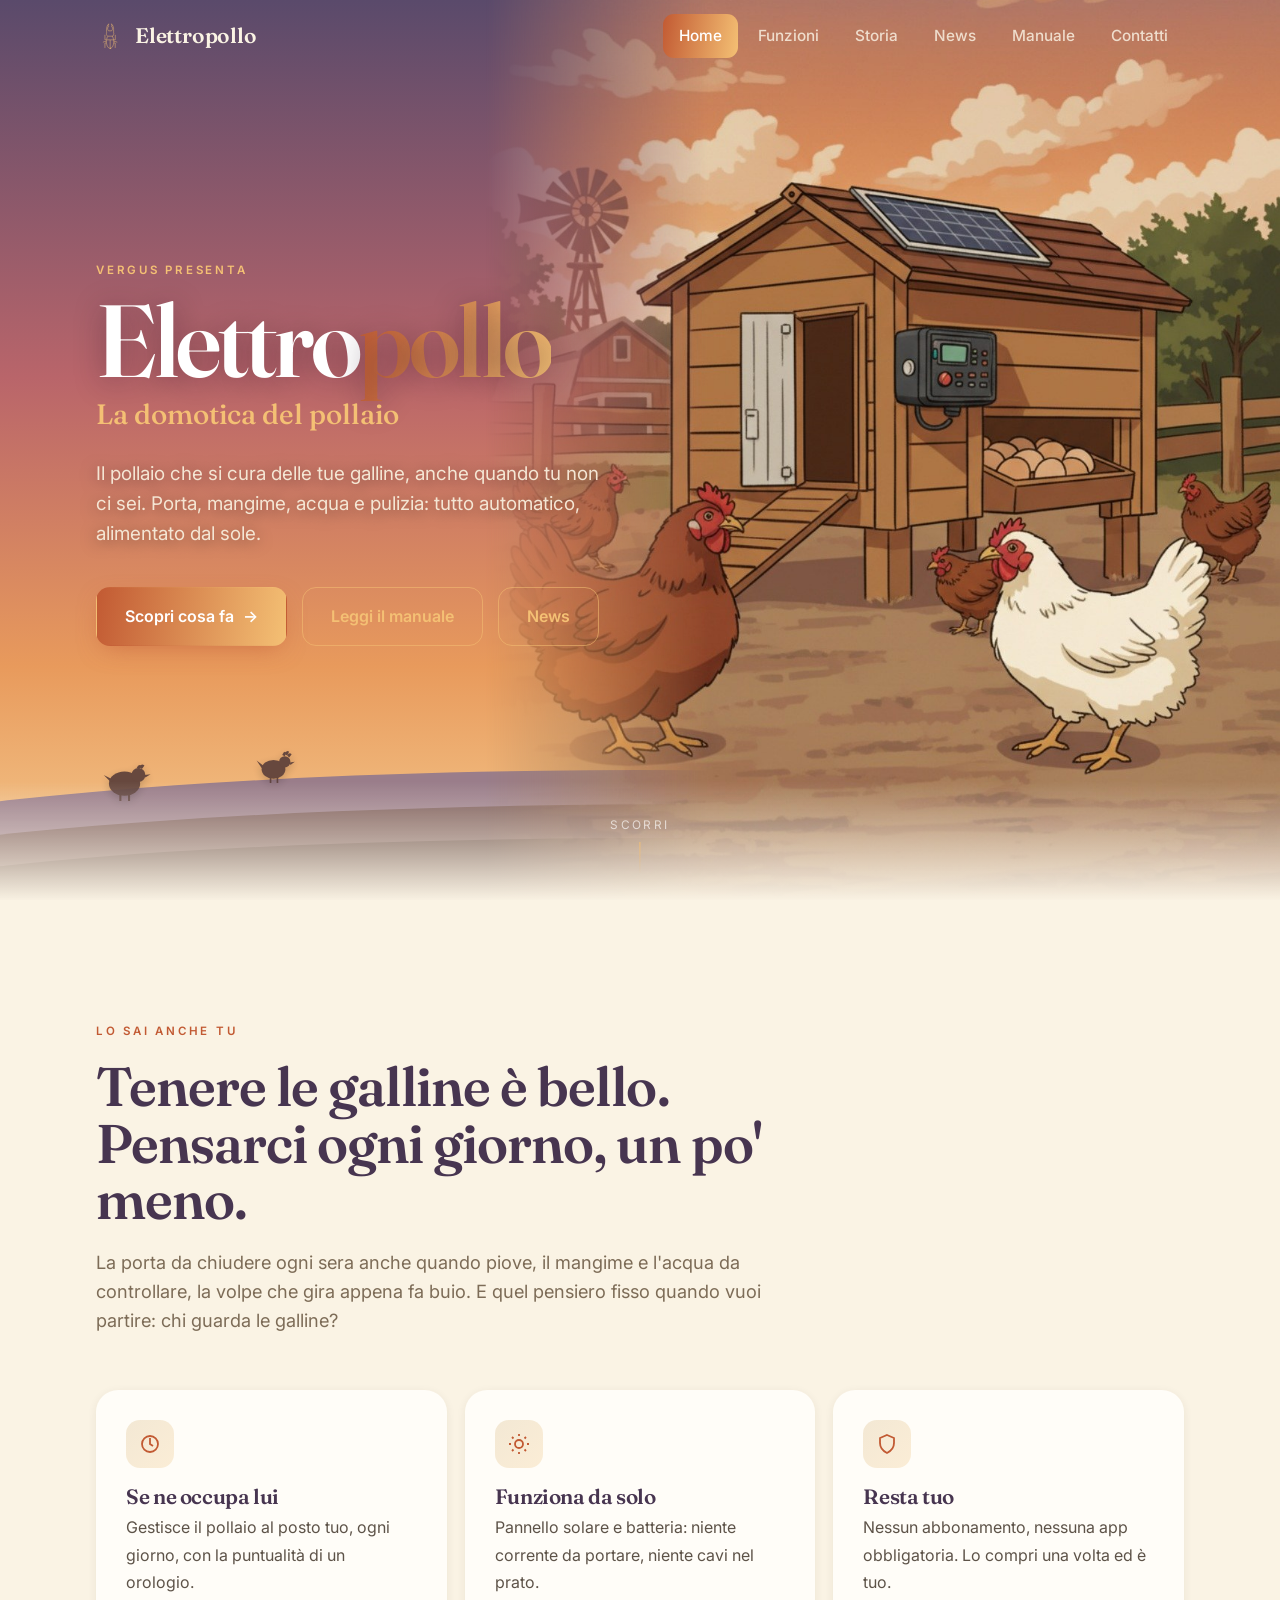
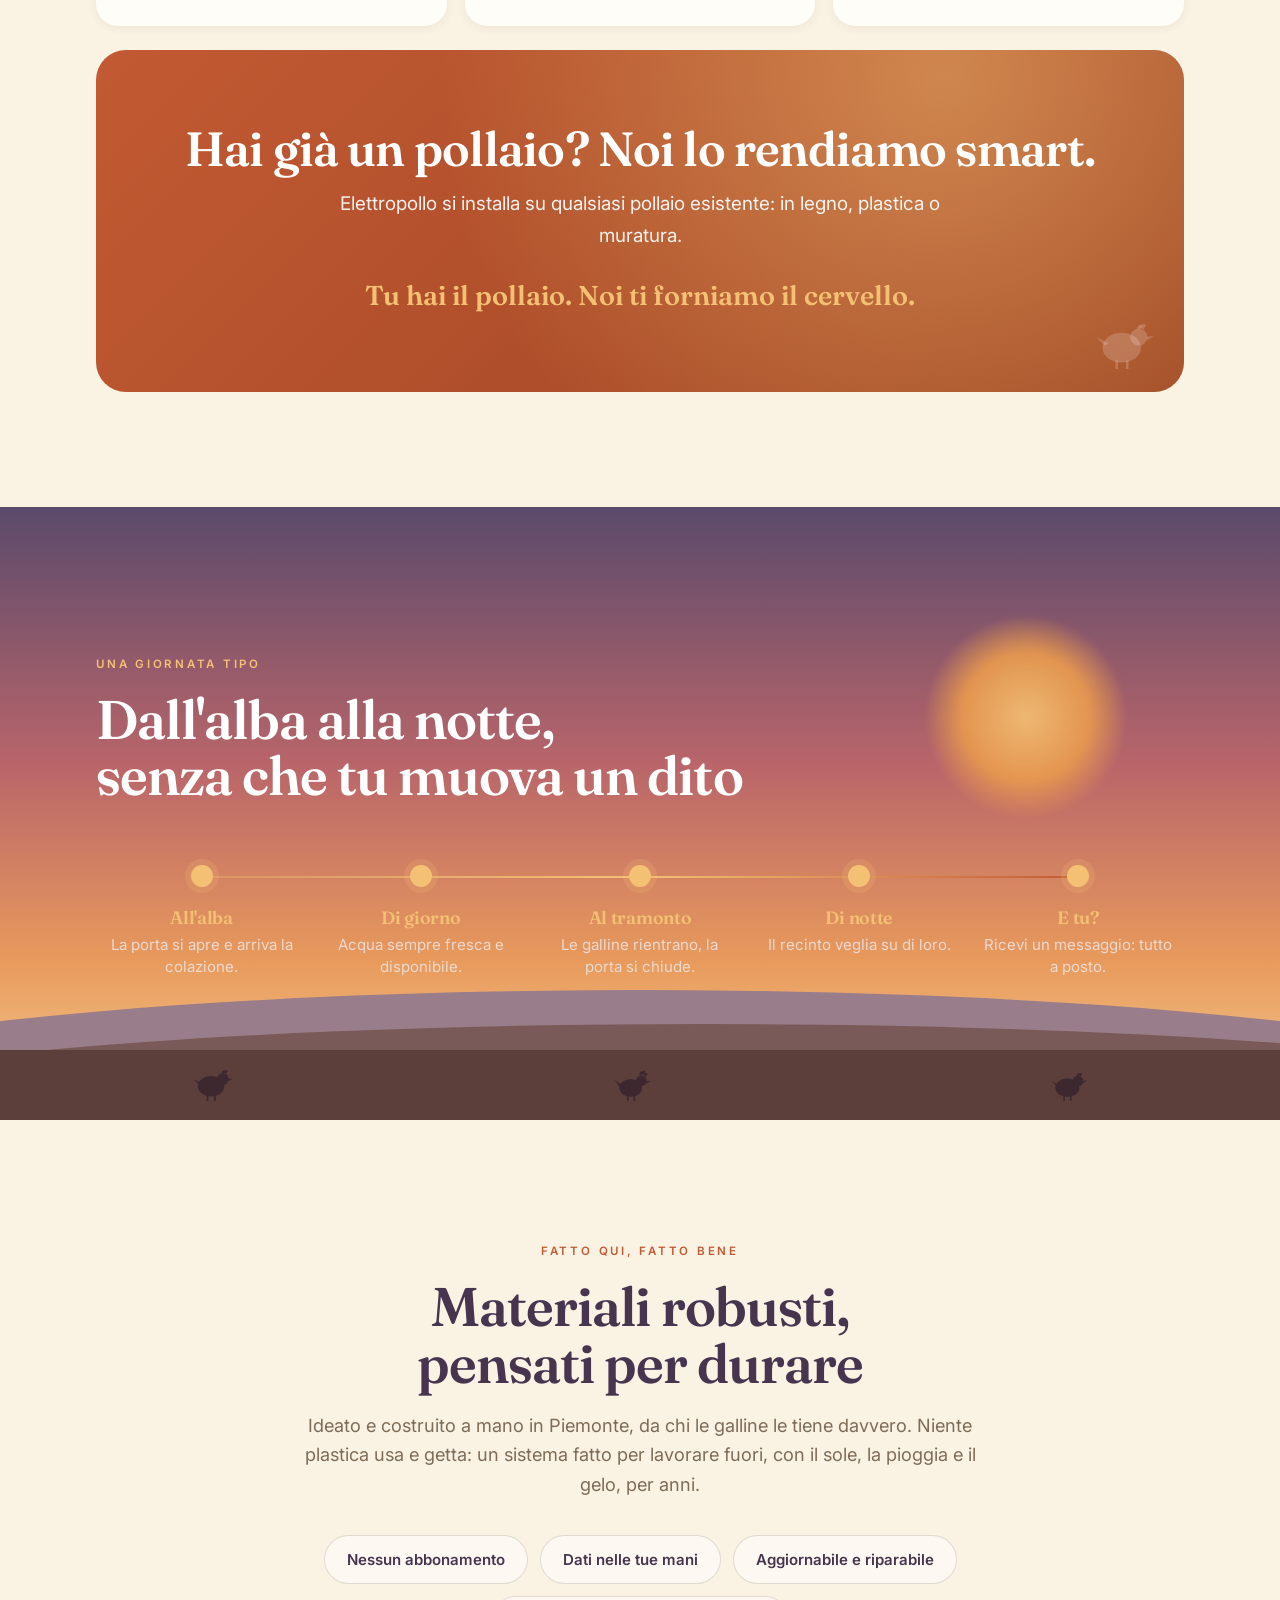
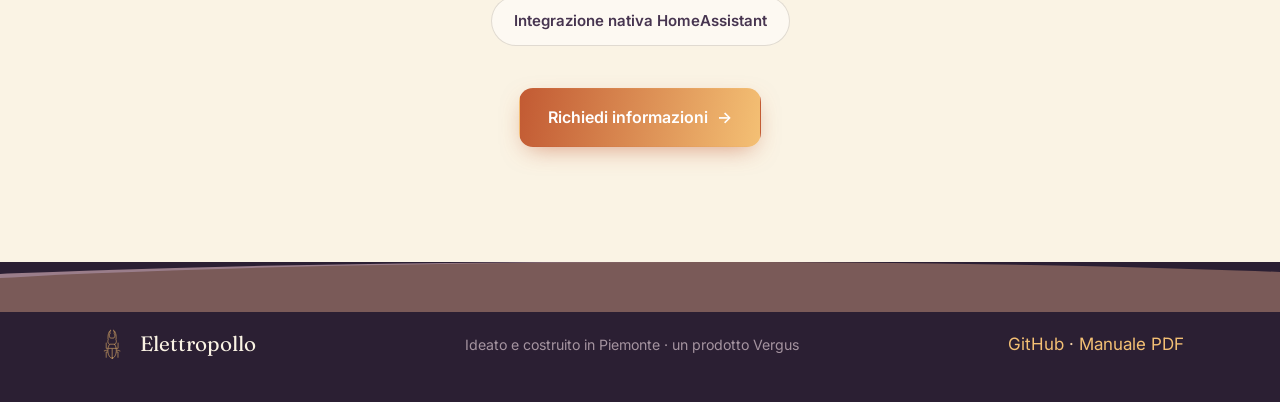
<file: index.html>
<!DOCTYPE html>
<html lang="it">
<head>
<meta charset="utf-8">
<meta name="viewport" content="width=device-width, initial-scale=1">
<title>Elettropollo — La domotica del pollaio</title>
<meta name="description" content="Il pollaio che si cura delle tue galline, anche quando non ci sei. Porta, mangime, acqua e pulizia automatici, alimentati dal sole. Senza cloud, senza abbonamenti.">
<link rel="preconnect" href="https://fonts.googleapis.com">
<link rel="preconnect" href="https://fonts.gstatic.com" crossorigin>
<link href="https://fonts.googleapis.com/css2?family=Fraunces:opsz,wght@9..144,400;9..144,500;9..144,600;9..144,700&family=Inter:wght@400;500;600;700&display=swap" rel="stylesheet">
<link rel="stylesheet" href="style.css">
</head>
<body>
<header class="nav" id="nav"><div class="inner"></div><div class="wrap"><a class="brand" href="index.html"><svg viewBox="0 0 440 636" class="beetle" aria-hidden="true"><path d="M233.0,599.5 L210.0,599.5 L204.0,597.5 L191.0,590.5 L172.5,572.0 L158.5,550.0 L148.5,525.0 L138.0,478.5 L108.0,478.5 L106.5,480.0 L106.5,589.0 L105.0,590.5 L103.5,589.0 L103.5,476.0 L105.0,474.5 L137.0,474.5 L138.5,473.0 L137.5,446.0 L136.0,444.5 L105.0,444.5 L65.0,458.5 L58.5,458.0 L60.0,455.5 L105.0,440.5 L136.0,440.5 L137.5,439.0 L139.5,413.0 L138.0,406.5 L103.5,406.0 L103.5,292.0 L106.5,292.0 L106.5,402.0 L108.0,403.5 L139.0,403.5 L141.5,401.0 L141.5,393.0 L151.5,359.0 L160.5,339.0 L168.5,327.0 L157.0,317.5 L147.5,306.0 L141.5,295.0 L136.5,278.0 L136.5,252.0 L143.5,232.0 L139.5,218.0 L141.5,146.0 L148.5,112.0 L155.5,91.0 L165.5,71.0 L176.5,55.0 L195.0,38.5 L198.5,41.0 L187.5,62.0 L177.5,89.0 L179.0,92.5 L187.5,96.0 L189.5,102.0 L176.5,115.0 L168.5,136.0 L168.5,160.0 L175.5,181.0 L188.0,198.5 L255.0,198.5 L269.5,178.0 L274.5,163.0 L274.5,133.0 L266.5,114.0 L257.5,107.0 L254.5,102.0 L254.5,98.0 L266.5,90.0 L254.5,59.0 L245.5,42.0 L245.5,40.0 L249.0,38.5 L268.5,57.0 L281.5,77.0 L293.5,107.0 L300.5,137.0 L303.5,162.0 L303.5,224.0 L300.5,233.0 L305.5,244.0 L307.5,255.0 L307.5,275.0 L305.5,286.0 L295.5,307.0 L275.5,328.0 L291.5,357.0 L304.0,403.5 L337.0,403.5 L338.5,402.0 L338.5,293.0 L340.0,291.5 L342.5,293.0 L342.5,404.0 L338.0,407.5 L305.0,406.5 L303.5,411.0 L305.5,415.0 L305.5,436.0 L308.0,440.5 L339.0,440.5 L384.5,457.0 L384.0,459.5 L378.0,458.5 L339.0,444.5 L308.0,444.5 L306.5,446.0 L305.5,473.0 L307.0,474.5 L339.0,474.5 L340.5,477.0 L340.5,587.0 L339.0,590.5 L336.5,586.0 L337.5,481.0 L335.0,478.5 L306.0,478.5 L303.5,481.0 L298.5,514.0 L291.5,535.0 L279.5,560.0 L261.0,583.5 L249.0,592.5 L233.0,599.5 Z M274.5,322.0 L280.0,318.5 L294.5,302.0 L304.5,274.0 L304.5,257.0 L296.5,232.0 L300.5,221.0 L300.5,167.0 L297.5,139.0 L290.5,109.0 L274.5,72.0 L266.5,60.0 L255.0,48.5 L253.5,50.0 L270.5,92.0 L268.0,95.5 L261.0,96.5 L258.5,99.0 L258.5,103.0 L267.0,109.5 L272.5,117.0 L279.5,143.0 L279.5,154.0 L274.5,175.0 L257.0,202.5 L187.0,202.5 L179.5,194.0 L169.5,176.0 L165.5,164.0 L164.5,140.0 L165.5,132.0 L172.5,115.0 L185.5,101.0 L184.0,97.5 L174.0,94.5 L173.5,92.0 L179.5,73.0 L190.5,49.0 L189.0,47.5 L175.5,62.0 L163.5,82.0 L149.5,122.0 L142.5,171.0 L142.5,217.0 L147.5,231.0 L139.5,255.0 L139.5,275.0 L142.5,288.0 L151.5,306.0 L168.0,321.5 L269.0,320.5 L271.0,322.5 L274.5,322.0 Z M221.5,596.0 L223.5,409.0 L222.0,407.5 L144.0,406.5 L140.5,439.0 L142.5,484.0 L149.5,517.0 L156.5,537.0 L172.5,566.0 L188.0,583.5 L206.0,594.5 L212.0,596.5 L221.5,596.0 Z M231.5,596.0 L248.0,589.5 L267.5,571.0 L280.5,551.0 L290.5,528.0 L297.5,504.0 L302.5,469.0 L302.5,422.0 L299.0,407.5 L226.0,407.5 L224.5,409.0 L225.5,595.0 L231.5,596.0 Z M298.5,403.0 L297.5,389.0 L290.5,364.0 L278.5,338.0 L269.0,323.5 L175.0,323.5 L158.5,351.0 L144.5,397.0 L146.0,403.5 L298.5,403.0 Z" fill="none" stroke="currentColor" stroke-width="6" stroke-linejoin="round" stroke-linecap="round"/></svg> Elettropollo</a><button class="menu-btn" id="menuBtn" aria-label="Menu" aria-expanded="false"><span></span><span></span><span></span></button><nav><a href="index.html" class="active">Home</a><a href="funzioni.html">Funzioni</a><a href="storia.html">Storia</a><a href="news.html">News</a><a href="manuale.html">Manuale</a><a href="contatti.html">Contatti</a></nav></div></header>
<section class="hero"><div class="sky"><div class="grad-sky"></div><div class="sun"></div><div class="cloud c1"><svg xmlns="http://www.w3.org/2000/svg" viewBox="0 0 200 70" preserveAspectRatio="none"><path d="M20 55 Q5 55 5 42 Q5 30 20 30 Q22 14 40 16 Q48 4 64 10 Q78 2 90 14 Q108 8 112 24 Q130 20 132 36 Q148 36 148 50 Q148 58 134 58 Z" fill="currentColor"/></svg></div><div class="cloud c2"><svg xmlns="http://www.w3.org/2000/svg" viewBox="0 0 200 70" preserveAspectRatio="none"><path d="M20 55 Q5 55 5 42 Q5 30 20 30 Q22 14 40 16 Q48 4 64 10 Q78 2 90 14 Q108 8 112 24 Q130 20 132 36 Q148 36 148 50 Q148 58 134 58 Z" fill="currentColor"/></svg></div><div class="cloud c3"><svg xmlns="http://www.w3.org/2000/svg" viewBox="0 0 200 70" preserveAspectRatio="none"><path d="M20 55 Q5 55 5 42 Q5 30 20 30 Q22 14 40 16 Q48 4 64 10 Q78 2 90 14 Q108 8 112 24 Q130 20 132 36 Q148 36 148 50 Q148 58 134 58 Z" fill="currentColor"/></svg></div><div class="hills"><div class="hill h1"></div><div class="hill h2"></div><div class="hill h3"></div></div></div><img class="photo" src="assets/hero_full.jpg" alt="Pollaio Elettropollo con galline"><div class="hero-hens"><span class="hen" style="left:8%;bottom:0px;width:52px"><svg xmlns="http://www.w3.org/2000/svg" viewBox="0 0 60 60"><g fill="currentColor"><ellipse cx="26" cy="40" rx="18" ry="14"/><path d="M10 38 L2 30 L14 36 Z"/><circle cx="42" cy="30" r="8"/><path d="M40 22 q2-5 5-3 q-1 3-2 4 Z"/><path d="M43 21 q2-5 6-2 q-2 3-3 4 Z"/><path d="M49 30 l7-1 l-6 4 Z"/><rect x="20" y="52" width="2.4" height="8"/><rect x="30" y="52" width="2.4" height="8"/></g></svg></span><span class="hen" style="left:20%;bottom:18px;width:40px"><svg xmlns="http://www.w3.org/2000/svg" viewBox="0 0 64 64"><g fill="currentColor"><ellipse cx="28" cy="42" rx="19" ry="15"/><path d="M9 40 L1 28 L13 37 Z"/><circle cx="46" cy="30" r="9"/><path d="M42 19 q3-7 6-4 q-1 4-2 6 Z"/><path d="M46 18 q3-8 7-4 q-2 4-3 6 Z"/><path d="M50 20 q3-6 7-2 q-2 3-4 5 Z"/><path d="M54 31 l8-1 l-7 5 Z"/><path d="M44 38 q-3 4-1 6 q3-1 3-4 Z"/><rect x="22" y="55" width="2.6" height="9"/><rect x="33" y="55" width="2.6" height="9"/></g></svg></span></div><div class="wrap"><div class="hero-card"><span class="eyebrow">Vergus presenta</span><h1>Elettro<span class="grad">pollo</span></h1><div class="claim">La domotica del pollaio</div><p class="lead">Il pollaio che si cura delle tue galline, anche quando tu non ci sei. Porta, mangime, acqua e pulizia: tutto automatico, alimentato dal sole.</p><div class="btn-row"><a class="btn btn-primary" href="funzioni.html">Scopri cosa fa <span class="arr">&rarr;</span></a><a class="btn btn-ghost" href="manuale.html">Leggi il manuale</a><a class="btn btn-ghost" href="news.html">News</a></div></div></div><div class="scroll-cue"><span>scorri</span><span class="line"></span></div></section>
<section><div class="wrap"><div class="section-head reveal"><span class="eyebrow dark">Lo sai anche tu</span><h2>Tenere le galline &egrave; bello.<br>Pensarci ogni giorno, un po' meno.</h2><p>La porta da chiudere ogni sera anche quando piove, il mangime e l'acqua da controllare, la volpe che gira appena fa buio. E quel pensiero fisso quando vuoi partire: chi guarda le galline?</p></div><div class="bento"><div class="card span2 reveal"><div class="ic"><svg viewBox="0 0 24 24"><circle cx="12" cy="12" r="8"/><path d="M12 6v6l3 2"/></svg></div><h3>Se ne occupa lui</h3><p>Gestisce il pollaio al posto tuo, ogni giorno, con la puntualit&agrave; di un orologio.</p></div><div class="card span2 reveal d1"><div class="ic"><svg viewBox="0 0 24 24"><circle cx="12" cy="12" r="4"/><path d="M12 2v2M12 20v2M2 12h2M20 12h2M5 5l1.5 1.5M17.5 17.5L19 19M19 5l-1.5 1.5M6.5 17.5L5 19"/></svg></div><h3>Funziona da solo</h3><p>Pannello solare e batteria: niente corrente da portare, niente cavi nel prato.</p></div><div class="card span2 reveal d2"><div class="ic"><svg viewBox="0 0 24 24"><path d="M12 3l7 3v5c0 4.5-3 8-7 10-4-2-7-5.5-7-10V6z"/></svg></div><h3>Resta tuo</h3><p>Nessun abbonamento, nessuna app obbligatoria. Lo compri una volta ed &egrave; tuo.</p></div></div><div class="retro reveal" style="margin-top:24px"><div class="glow"></div><span class="rhen"><svg xmlns="http://www.w3.org/2000/svg" viewBox="0 0 60 60"><g fill="currentColor"><ellipse cx="26" cy="40" rx="18" ry="14"/><path d="M10 38 L2 30 L14 36 Z"/><circle cx="42" cy="30" r="8"/><path d="M40 22 q2-5 5-3 q-1 3-2 4 Z"/><path d="M43 21 q2-5 6-2 q-2 3-3 4 Z"/><path d="M49 30 l7-1 l-6 4 Z"/><rect x="20" y="52" width="2.4" height="8"/><rect x="30" y="52" width="2.4" height="8"/></g></svg></span><div class="rc"><h2>Hai gi&agrave; un pollaio? Noi lo rendiamo smart.</h2><p>Elettropollo si installa su qualsiasi pollaio esistente: in legno, plastica o muratura.</p><div class="kicker">Tu hai il pollaio. Noi ti forniamo il cervello.</div></div></div></div></section>
<section class="sky-sec"><div class="sky"><div class="grad-sky"></div><div class="sun"></div><div class="cloud c1"><svg xmlns="http://www.w3.org/2000/svg" viewBox="0 0 200 70" preserveAspectRatio="none"><path d="M20 55 Q5 55 5 42 Q5 30 20 30 Q22 14 40 16 Q48 4 64 10 Q78 2 90 14 Q108 8 112 24 Q130 20 132 36 Q148 36 148 50 Q148 58 134 58 Z" fill="currentColor"/></svg></div><div class="cloud c2"><svg xmlns="http://www.w3.org/2000/svg" viewBox="0 0 200 70" preserveAspectRatio="none"><path d="M20 55 Q5 55 5 42 Q5 30 20 30 Q22 14 40 16 Q48 4 64 10 Q78 2 90 14 Q108 8 112 24 Q130 20 132 36 Q148 36 148 50 Q148 58 134 58 Z" fill="currentColor"/></svg></div><div class="cloud c3"><svg xmlns="http://www.w3.org/2000/svg" viewBox="0 0 200 70" preserveAspectRatio="none"><path d="M20 55 Q5 55 5 42 Q5 30 20 30 Q22 14 40 16 Q48 4 64 10 Q78 2 90 14 Q108 8 112 24 Q130 20 132 36 Q148 36 148 50 Q148 58 134 58 Z" fill="currentColor"/></svg></div><div class="hills"><div class="hill h1"></div><div class="hill h2"></div><div class="hill h3"></div></div></div><div class="ground"><span class="hen" style="left:15%;bottom:10px;width:44px"><svg xmlns="http://www.w3.org/2000/svg" viewBox="0 0 60 60"><g fill="currentColor"><ellipse cx="26" cy="40" rx="18" ry="14"/><path d="M10 38 L2 30 L14 36 Z"/><circle cx="42" cy="30" r="8"/><path d="M40 22 q2-5 5-3 q-1 3-2 4 Z"/><path d="M43 21 q2-5 6-2 q-2 3-3 4 Z"/><path d="M49 30 l7-1 l-6 4 Z"/><rect x="20" y="52" width="2.4" height="8"/><rect x="30" y="52" width="2.4" height="8"/></g></svg></span><span class="hen" style="left:48%;bottom:10px;width:38px"><svg xmlns="http://www.w3.org/2000/svg" viewBox="0 0 64 64"><g fill="currentColor"><ellipse cx="28" cy="42" rx="19" ry="15"/><path d="M9 40 L1 28 L13 37 Z"/><circle cx="46" cy="30" r="9"/><path d="M42 19 q3-7 6-4 q-1 4-2 6 Z"/><path d="M46 18 q3-8 7-4 q-2 4-3 6 Z"/><path d="M50 20 q3-6 7-2 q-2 3-4 5 Z"/><path d="M54 31 l8-1 l-7 5 Z"/><path d="M44 38 q-3 4-1 6 q3-1 3-4 Z"/><rect x="22" y="55" width="2.6" height="9"/><rect x="33" y="55" width="2.6" height="9"/></g></svg></span><span class="hen" style="left:82%;bottom:10px;width:40px"><svg xmlns="http://www.w3.org/2000/svg" viewBox="0 0 60 60"><g fill="currentColor"><ellipse cx="26" cy="40" rx="18" ry="14"/><path d="M10 38 L2 30 L14 36 Z"/><circle cx="42" cy="30" r="8"/><path d="M40 22 q2-5 5-3 q-1 3-2 4 Z"/><path d="M43 21 q2-5 6-2 q-2 3-3 4 Z"/><path d="M49 30 l7-1 l-6 4 Z"/><rect x="20" y="52" width="2.4" height="8"/><rect x="30" y="52" width="2.4" height="8"/></g></svg></span></div><div class="wrap"><div class="section-head reveal"><span class="eyebrow">Una giornata tipo</span><h2>Dall'alba alla notte,<br>senza che tu muova un dito</h2></div><div class="day reveal"><div class="stop"><div class="node"></div><h4>All'alba</h4><p>La porta si apre e arriva la colazione.</p></div><div class="stop"><div class="node"></div><h4>Di giorno</h4><p>Acqua sempre fresca e disponibile.</p></div><div class="stop"><div class="node"></div><h4>Al tramonto</h4><p>Le galline rientrano, la porta si chiude.</p></div><div class="stop"><div class="node"></div><h4>Di notte</h4><p>Il recinto veglia su di loro.</p></div><div class="stop"><div class="node"></div><h4>E tu?</h4><p>Ricevi un messaggio: tutto a posto.</p></div></div></div></section>
<section><div class="wrap"><div class="section-head center reveal"><span class="eyebrow dark">Fatto qui, fatto bene</span><h2>Materiali robusti,<br>pensati per durare</h2><p>Ideato e costruito a mano in Piemonte, da chi le galline le tiene davvero. Niente plastica usa e getta: un sistema fatto per lavorare fuori, con il sole, la pioggia e il gelo, per anni.</p><div class="philo"><span class="pill">Nessun abbonamento</span><span class="pill">Dati nelle tue mani</span><span class="pill">Aggiornabile e riparabile</span><span class="pill">Integrazione nativa HomeAssistant</span></div><div class="btn-row" style="justify-content:center;margin-top:42px"><a class="btn btn-primary" href="contatti.html">Richiedi informazioni <span class="arr">&rarr;</span></a></div></div></div></section>
<footer><div class="fhills"><div class="hills"><div class="hill h1"></div><div class="hill h2"></div></div></div><div class="wrap"><div class="fbrand"><svg viewBox="0 0 440 636" class="beetle" aria-hidden="true"><path d="M233.0,599.5 L210.0,599.5 L204.0,597.5 L191.0,590.5 L172.5,572.0 L158.5,550.0 L148.5,525.0 L138.0,478.5 L108.0,478.5 L106.5,480.0 L106.5,589.0 L105.0,590.5 L103.5,589.0 L103.5,476.0 L105.0,474.5 L137.0,474.5 L138.5,473.0 L137.5,446.0 L136.0,444.5 L105.0,444.5 L65.0,458.5 L58.5,458.0 L60.0,455.5 L105.0,440.5 L136.0,440.5 L137.5,439.0 L139.5,413.0 L138.0,406.5 L103.5,406.0 L103.5,292.0 L106.5,292.0 L106.5,402.0 L108.0,403.5 L139.0,403.5 L141.5,401.0 L141.5,393.0 L151.5,359.0 L160.5,339.0 L168.5,327.0 L157.0,317.5 L147.5,306.0 L141.5,295.0 L136.5,278.0 L136.5,252.0 L143.5,232.0 L139.5,218.0 L141.5,146.0 L148.5,112.0 L155.5,91.0 L165.5,71.0 L176.5,55.0 L195.0,38.5 L198.5,41.0 L187.5,62.0 L177.5,89.0 L179.0,92.5 L187.5,96.0 L189.5,102.0 L176.5,115.0 L168.5,136.0 L168.5,160.0 L175.5,181.0 L188.0,198.5 L255.0,198.5 L269.5,178.0 L274.5,163.0 L274.5,133.0 L266.5,114.0 L257.5,107.0 L254.5,102.0 L254.5,98.0 L266.5,90.0 L254.5,59.0 L245.5,42.0 L245.5,40.0 L249.0,38.5 L268.5,57.0 L281.5,77.0 L293.5,107.0 L300.5,137.0 L303.5,162.0 L303.5,224.0 L300.5,233.0 L305.5,244.0 L307.5,255.0 L307.5,275.0 L305.5,286.0 L295.5,307.0 L275.5,328.0 L291.5,357.0 L304.0,403.5 L337.0,403.5 L338.5,402.0 L338.5,293.0 L340.0,291.5 L342.5,293.0 L342.5,404.0 L338.0,407.5 L305.0,406.5 L303.5,411.0 L305.5,415.0 L305.5,436.0 L308.0,440.5 L339.0,440.5 L384.5,457.0 L384.0,459.5 L378.0,458.5 L339.0,444.5 L308.0,444.5 L306.5,446.0 L305.5,473.0 L307.0,474.5 L339.0,474.5 L340.5,477.0 L340.5,587.0 L339.0,590.5 L336.5,586.0 L337.5,481.0 L335.0,478.5 L306.0,478.5 L303.5,481.0 L298.5,514.0 L291.5,535.0 L279.5,560.0 L261.0,583.5 L249.0,592.5 L233.0,599.5 Z M274.5,322.0 L280.0,318.5 L294.5,302.0 L304.5,274.0 L304.5,257.0 L296.5,232.0 L300.5,221.0 L300.5,167.0 L297.5,139.0 L290.5,109.0 L274.5,72.0 L266.5,60.0 L255.0,48.5 L253.5,50.0 L270.5,92.0 L268.0,95.5 L261.0,96.5 L258.5,99.0 L258.5,103.0 L267.0,109.5 L272.5,117.0 L279.5,143.0 L279.5,154.0 L274.5,175.0 L257.0,202.5 L187.0,202.5 L179.5,194.0 L169.5,176.0 L165.5,164.0 L164.5,140.0 L165.5,132.0 L172.5,115.0 L185.5,101.0 L184.0,97.5 L174.0,94.5 L173.5,92.0 L179.5,73.0 L190.5,49.0 L189.0,47.5 L175.5,62.0 L163.5,82.0 L149.5,122.0 L142.5,171.0 L142.5,217.0 L147.5,231.0 L139.5,255.0 L139.5,275.0 L142.5,288.0 L151.5,306.0 L168.0,321.5 L269.0,320.5 L271.0,322.5 L274.5,322.0 Z M221.5,596.0 L223.5,409.0 L222.0,407.5 L144.0,406.5 L140.5,439.0 L142.5,484.0 L149.5,517.0 L156.5,537.0 L172.5,566.0 L188.0,583.5 L206.0,594.5 L212.0,596.5 L221.5,596.0 Z M231.5,596.0 L248.0,589.5 L267.5,571.0 L280.5,551.0 L290.5,528.0 L297.5,504.0 L302.5,469.0 L302.5,422.0 L299.0,407.5 L226.0,407.5 L224.5,409.0 L225.5,595.0 L231.5,596.0 Z M298.5,403.0 L297.5,389.0 L290.5,364.0 L278.5,338.0 L269.0,323.5 L175.0,323.5 L158.5,351.0 L144.5,397.0 L146.0,403.5 L298.5,403.0 Z" fill="none" stroke="currentColor" stroke-width="6" stroke-linejoin="round" stroke-linecap="round"/></svg> Elettropollo</div><div><small>Ideato e costruito in Piemonte &middot; un prodotto Vergus</small></div><div><a href="https://github.com/Drsplump">GitHub</a> &middot; <a href="assets/Elettropollo_Manuale_Utente.pdf">Manuale PDF</a></div></div></footer>
<script>const nv=document.getElementById("nav");const os=()=>{if(scrollY>40)nv.classList.add("solid");else nv.classList.remove("solid")};os();addEventListener("scroll",os,{passive:true});const mb=document.getElementById("menuBtn");if(mb){mb.addEventListener("click",()=>{const o=nv.classList.toggle("open");mb.setAttribute("aria-expanded",o);});nv.querySelectorAll("nav a").forEach(a=>a.addEventListener("click",()=>{nv.classList.remove("open");mb.setAttribute("aria-expanded","false");}));}const io=new IntersectionObserver(e=>e.forEach(x=>{if(x.isIntersecting)x.target.classList.add("in")}),{threshold:.1});document.querySelectorAll(".reveal").forEach(el=>io.observe(el));const hp=document.querySelector(".hero .photo");if(hp&&!matchMedia("(prefers-reduced-motion:reduce)").matches)addEventListener("scroll",()=>{if(scrollY<innerHeight)hp.style.transform="translateY("+(scrollY*0.12)+"px)"},{passive:true});</script>
</body></html>
</file>
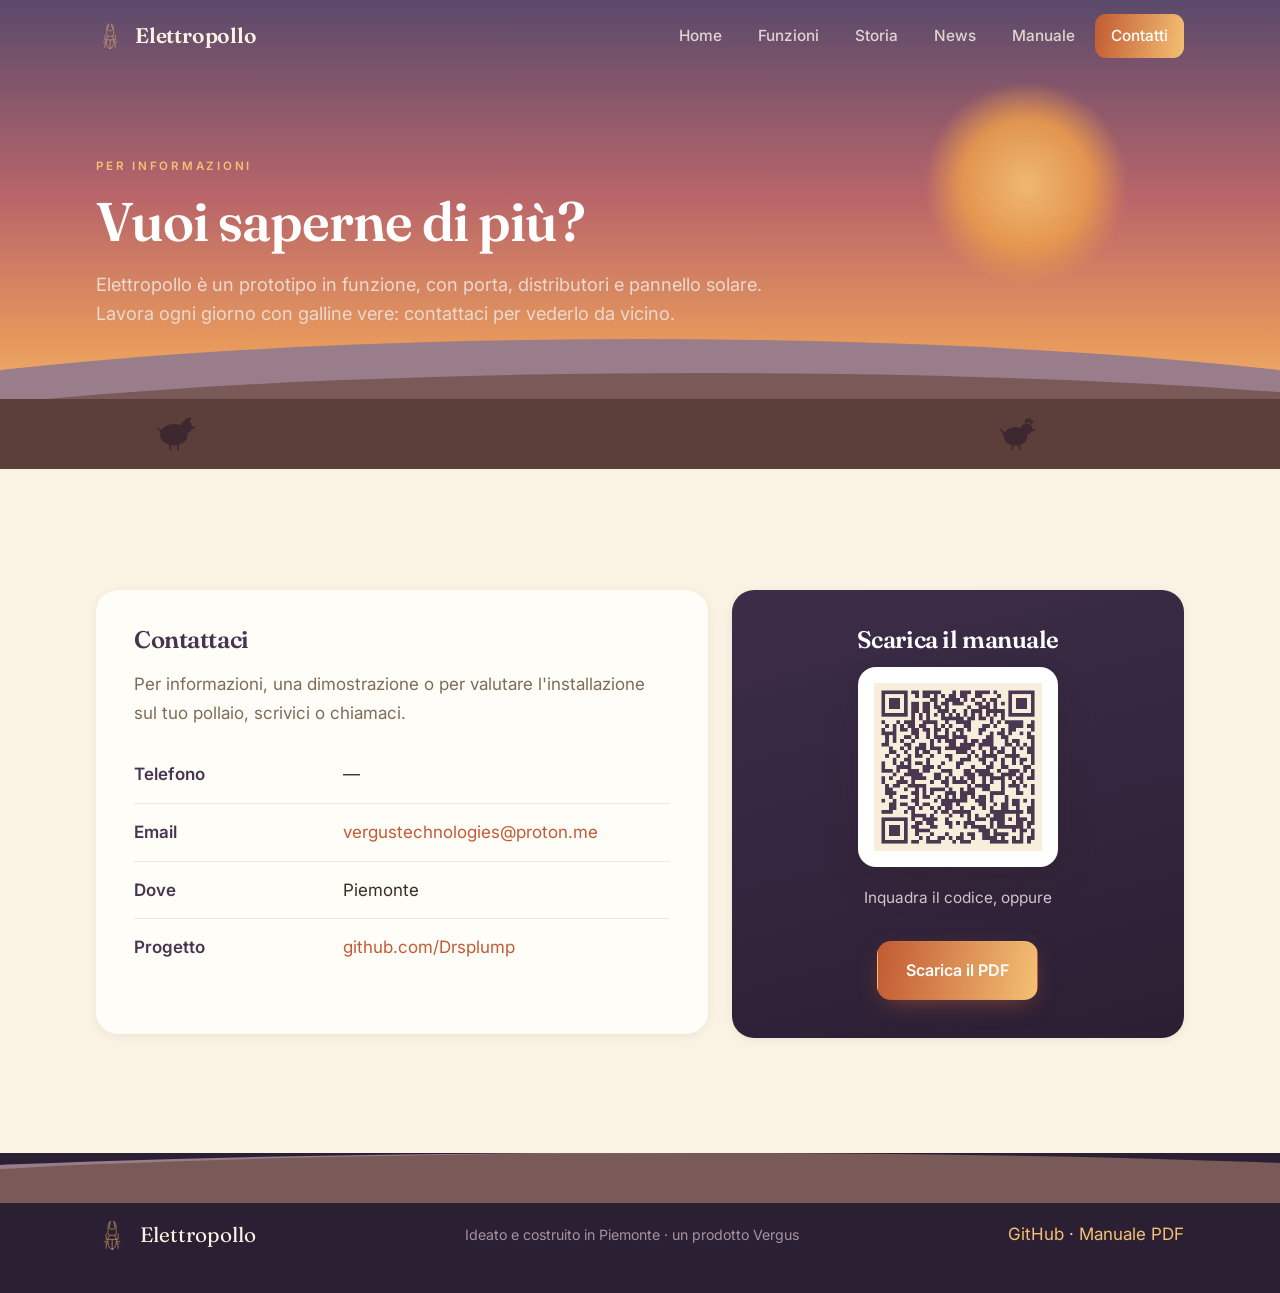
<file: contatti.html>
<!DOCTYPE html>
<html lang="it">
<head>
<meta charset="utf-8">
<meta name="viewport" content="width=device-width, initial-scale=1">
<title>Contatti — Elettropollo</title>
<meta name="description" content="Richiedi informazioni su Elettropollo, la domotica del pollaio. Scarica il manuale o vieni a vederlo dal vivo.">
<link rel="preconnect" href="https://fonts.googleapis.com">
<link rel="preconnect" href="https://fonts.gstatic.com" crossorigin>
<link href="https://fonts.googleapis.com/css2?family=Fraunces:opsz,wght@9..144,400;9..144,500;9..144,600;9..144,700&family=Inter:wght@400;500;600;700&display=swap" rel="stylesheet">
<link rel="stylesheet" href="style.css">
</head>
<body>
<header class="nav" id="nav"><div class="inner"></div><div class="wrap"><a class="brand" href="index.html"><svg viewBox="0 0 440 636" class="beetle" aria-hidden="true"><path d="M233.0,599.5 L210.0,599.5 L204.0,597.5 L191.0,590.5 L172.5,572.0 L158.5,550.0 L148.5,525.0 L138.0,478.5 L108.0,478.5 L106.5,480.0 L106.5,589.0 L105.0,590.5 L103.5,589.0 L103.5,476.0 L105.0,474.5 L137.0,474.5 L138.5,473.0 L137.5,446.0 L136.0,444.5 L105.0,444.5 L65.0,458.5 L58.5,458.0 L60.0,455.5 L105.0,440.5 L136.0,440.5 L137.5,439.0 L139.5,413.0 L138.0,406.5 L103.5,406.0 L103.5,292.0 L106.5,292.0 L106.5,402.0 L108.0,403.5 L139.0,403.5 L141.5,401.0 L141.5,393.0 L151.5,359.0 L160.5,339.0 L168.5,327.0 L157.0,317.5 L147.5,306.0 L141.5,295.0 L136.5,278.0 L136.5,252.0 L143.5,232.0 L139.5,218.0 L141.5,146.0 L148.5,112.0 L155.5,91.0 L165.5,71.0 L176.5,55.0 L195.0,38.5 L198.5,41.0 L187.5,62.0 L177.5,89.0 L179.0,92.5 L187.5,96.0 L189.5,102.0 L176.5,115.0 L168.5,136.0 L168.5,160.0 L175.5,181.0 L188.0,198.5 L255.0,198.5 L269.5,178.0 L274.5,163.0 L274.5,133.0 L266.5,114.0 L257.5,107.0 L254.5,102.0 L254.5,98.0 L266.5,90.0 L254.5,59.0 L245.5,42.0 L245.5,40.0 L249.0,38.5 L268.5,57.0 L281.5,77.0 L293.5,107.0 L300.5,137.0 L303.5,162.0 L303.5,224.0 L300.5,233.0 L305.5,244.0 L307.5,255.0 L307.5,275.0 L305.5,286.0 L295.5,307.0 L275.5,328.0 L291.5,357.0 L304.0,403.5 L337.0,403.5 L338.5,402.0 L338.5,293.0 L340.0,291.5 L342.5,293.0 L342.5,404.0 L338.0,407.5 L305.0,406.5 L303.5,411.0 L305.5,415.0 L305.5,436.0 L308.0,440.5 L339.0,440.5 L384.5,457.0 L384.0,459.5 L378.0,458.5 L339.0,444.5 L308.0,444.5 L306.5,446.0 L305.5,473.0 L307.0,474.5 L339.0,474.5 L340.5,477.0 L340.5,587.0 L339.0,590.5 L336.5,586.0 L337.5,481.0 L335.0,478.5 L306.0,478.5 L303.5,481.0 L298.5,514.0 L291.5,535.0 L279.5,560.0 L261.0,583.5 L249.0,592.5 L233.0,599.5 Z M274.5,322.0 L280.0,318.5 L294.5,302.0 L304.5,274.0 L304.5,257.0 L296.5,232.0 L300.5,221.0 L300.5,167.0 L297.5,139.0 L290.5,109.0 L274.5,72.0 L266.5,60.0 L255.0,48.5 L253.5,50.0 L270.5,92.0 L268.0,95.5 L261.0,96.5 L258.5,99.0 L258.5,103.0 L267.0,109.5 L272.5,117.0 L279.5,143.0 L279.5,154.0 L274.5,175.0 L257.0,202.5 L187.0,202.5 L179.5,194.0 L169.5,176.0 L165.5,164.0 L164.5,140.0 L165.5,132.0 L172.5,115.0 L185.5,101.0 L184.0,97.5 L174.0,94.5 L173.5,92.0 L179.5,73.0 L190.5,49.0 L189.0,47.5 L175.5,62.0 L163.5,82.0 L149.5,122.0 L142.5,171.0 L142.5,217.0 L147.5,231.0 L139.5,255.0 L139.5,275.0 L142.5,288.0 L151.5,306.0 L168.0,321.5 L269.0,320.5 L271.0,322.5 L274.5,322.0 Z M221.5,596.0 L223.5,409.0 L222.0,407.5 L144.0,406.5 L140.5,439.0 L142.5,484.0 L149.5,517.0 L156.5,537.0 L172.5,566.0 L188.0,583.5 L206.0,594.5 L212.0,596.5 L221.5,596.0 Z M231.5,596.0 L248.0,589.5 L267.5,571.0 L280.5,551.0 L290.5,528.0 L297.5,504.0 L302.5,469.0 L302.5,422.0 L299.0,407.5 L226.0,407.5 L224.5,409.0 L225.5,595.0 L231.5,596.0 Z M298.5,403.0 L297.5,389.0 L290.5,364.0 L278.5,338.0 L269.0,323.5 L175.0,323.5 L158.5,351.0 L144.5,397.0 L146.0,403.5 L298.5,403.0 Z" fill="none" stroke="currentColor" stroke-width="6" stroke-linejoin="round" stroke-linecap="round"/></svg> Elettropollo</a><button class="menu-btn" id="menuBtn" aria-label="Menu" aria-expanded="false"><span></span><span></span><span></span></button><nav><a href="index.html">Home</a><a href="funzioni.html">Funzioni</a><a href="storia.html">Storia</a><a href="news.html">News</a><a href="manuale.html">Manuale</a><a href="contatti.html" class="active">Contatti</a></nav></div></header>
<section class="sky-sec" style="padding-top:150px"><div class="sky"><div class="grad-sky"></div><div class="sun"></div><div class="cloud c1"><svg xmlns="http://www.w3.org/2000/svg" viewBox="0 0 200 70" preserveAspectRatio="none"><path d="M20 55 Q5 55 5 42 Q5 30 20 30 Q22 14 40 16 Q48 4 64 10 Q78 2 90 14 Q108 8 112 24 Q130 20 132 36 Q148 36 148 50 Q148 58 134 58 Z" fill="currentColor"/></svg></div><div class="cloud c2"><svg xmlns="http://www.w3.org/2000/svg" viewBox="0 0 200 70" preserveAspectRatio="none"><path d="M20 55 Q5 55 5 42 Q5 30 20 30 Q22 14 40 16 Q48 4 64 10 Q78 2 90 14 Q108 8 112 24 Q130 20 132 36 Q148 36 148 50 Q148 58 134 58 Z" fill="currentColor"/></svg></div><div class="cloud c3"><svg xmlns="http://www.w3.org/2000/svg" viewBox="0 0 200 70" preserveAspectRatio="none"><path d="M20 55 Q5 55 5 42 Q5 30 20 30 Q22 14 40 16 Q48 4 64 10 Q78 2 90 14 Q108 8 112 24 Q130 20 132 36 Q148 36 148 50 Q148 58 134 58 Z" fill="currentColor"/></svg></div><div class="hills"><div class="hill h1"></div><div class="hill h2"></div><div class="hill h3"></div></div></div><div class="ground"><span class="hen" style="left:12%;bottom:10px;width:46px"><svg xmlns="http://www.w3.org/2000/svg" viewBox="0 0 60 60"><g fill="currentColor"><ellipse cx="26" cy="40" rx="18" ry="14"/><path d="M10 38 L2 30 L14 36 Z"/><circle cx="42" cy="30" r="8"/><path d="M40 22 q2-5 5-3 q-1 3-2 4 Z"/><path d="M43 21 q2-5 6-2 q-2 3-3 4 Z"/><path d="M49 30 l7-1 l-6 4 Z"/><rect x="20" y="52" width="2.4" height="8"/><rect x="30" y="52" width="2.4" height="8"/></g></svg></span><span class="hen" style="left:78%;bottom:10px;width:40px"><svg xmlns="http://www.w3.org/2000/svg" viewBox="0 0 64 64"><g fill="currentColor"><ellipse cx="28" cy="42" rx="19" ry="15"/><path d="M9 40 L1 28 L13 37 Z"/><circle cx="46" cy="30" r="9"/><path d="M42 19 q3-7 6-4 q-1 4-2 6 Z"/><path d="M46 18 q3-8 7-4 q-2 4-3 6 Z"/><path d="M50 20 q3-6 7-2 q-2 3-4 5 Z"/><path d="M54 31 l8-1 l-7 5 Z"/><path d="M44 38 q-3 4-1 6 q3-1 3-4 Z"/><rect x="22" y="55" width="2.6" height="9"/><rect x="33" y="55" width="2.6" height="9"/></g></svg></span></div><div class="wrap"><div class="section-head reveal"><span class="eyebrow">Per informazioni</span><h2>Vuoi saperne di pi&ugrave;?</h2><p>Elettropollo &egrave; un prototipo in funzione, con porta, distributori e pannello solare. Lavora ogni giorno con galline vere: contattaci per vederlo da vicino.</p></div></div></section>
<section><div class="wrap"><div class="cards2"><div class="panel reveal"><h3>Contattaci</h3><p style="color:var(--grey)">Per informazioni, una dimostrazione o per valutare l'installazione sul tuo pollaio, scrivici o chiamaci.</p><div class="contact-list"><div class="row"><div class="k">Telefono</div><div>&mdash;</div></div><div class="row"><div class="k">Email</div><div><a href="mailto:vergustechnologies@proton.me">vergustechnologies@proton.me</a></div></div><div class="row"><div class="k">Dove</div><div>Piemonte</div></div><div class="row"><div class="k">Progetto</div><div><a href="https://github.com/Drsplump">github.com/Drsplump</a></div></div></div><p style="color:var(--grey);font-size:.88rem;margin-top:1.4em"></p></div><div class="panel qr-card reveal d1"><h3>Scarica il manuale</h3><div class="qbox"><img src="assets/qr.png" alt="QR per scaricare il manuale"></div><p>Inquadra il codice, oppure</p><a class="btn btn-primary" href="assets/Elettropollo_Manuale_Utente.pdf" style="margin-top:14px">Scarica il PDF</a></div></div></div></section>
<footer><div class="fhills"><div class="hills"><div class="hill h1"></div><div class="hill h2"></div></div></div><div class="wrap"><div class="fbrand"><svg viewBox="0 0 440 636" class="beetle" aria-hidden="true"><path d="M233.0,599.5 L210.0,599.5 L204.0,597.5 L191.0,590.5 L172.5,572.0 L158.5,550.0 L148.5,525.0 L138.0,478.5 L108.0,478.5 L106.5,480.0 L106.5,589.0 L105.0,590.5 L103.5,589.0 L103.5,476.0 L105.0,474.5 L137.0,474.5 L138.5,473.0 L137.5,446.0 L136.0,444.5 L105.0,444.5 L65.0,458.5 L58.5,458.0 L60.0,455.5 L105.0,440.5 L136.0,440.5 L137.5,439.0 L139.5,413.0 L138.0,406.5 L103.5,406.0 L103.5,292.0 L106.5,292.0 L106.5,402.0 L108.0,403.5 L139.0,403.5 L141.5,401.0 L141.5,393.0 L151.5,359.0 L160.5,339.0 L168.5,327.0 L157.0,317.5 L147.5,306.0 L141.5,295.0 L136.5,278.0 L136.5,252.0 L143.5,232.0 L139.5,218.0 L141.5,146.0 L148.5,112.0 L155.5,91.0 L165.5,71.0 L176.5,55.0 L195.0,38.5 L198.5,41.0 L187.5,62.0 L177.5,89.0 L179.0,92.5 L187.5,96.0 L189.5,102.0 L176.5,115.0 L168.5,136.0 L168.5,160.0 L175.5,181.0 L188.0,198.5 L255.0,198.5 L269.5,178.0 L274.5,163.0 L274.5,133.0 L266.5,114.0 L257.5,107.0 L254.5,102.0 L254.5,98.0 L266.5,90.0 L254.5,59.0 L245.5,42.0 L245.5,40.0 L249.0,38.5 L268.5,57.0 L281.5,77.0 L293.5,107.0 L300.5,137.0 L303.5,162.0 L303.5,224.0 L300.5,233.0 L305.5,244.0 L307.5,255.0 L307.5,275.0 L305.5,286.0 L295.5,307.0 L275.5,328.0 L291.5,357.0 L304.0,403.5 L337.0,403.5 L338.5,402.0 L338.5,293.0 L340.0,291.5 L342.5,293.0 L342.5,404.0 L338.0,407.5 L305.0,406.5 L303.5,411.0 L305.5,415.0 L305.5,436.0 L308.0,440.5 L339.0,440.5 L384.5,457.0 L384.0,459.5 L378.0,458.5 L339.0,444.5 L308.0,444.5 L306.5,446.0 L305.5,473.0 L307.0,474.5 L339.0,474.5 L340.5,477.0 L340.5,587.0 L339.0,590.5 L336.5,586.0 L337.5,481.0 L335.0,478.5 L306.0,478.5 L303.5,481.0 L298.5,514.0 L291.5,535.0 L279.5,560.0 L261.0,583.5 L249.0,592.5 L233.0,599.5 Z M274.5,322.0 L280.0,318.5 L294.5,302.0 L304.5,274.0 L304.5,257.0 L296.5,232.0 L300.5,221.0 L300.5,167.0 L297.5,139.0 L290.5,109.0 L274.5,72.0 L266.5,60.0 L255.0,48.5 L253.5,50.0 L270.5,92.0 L268.0,95.5 L261.0,96.5 L258.5,99.0 L258.5,103.0 L267.0,109.5 L272.5,117.0 L279.5,143.0 L279.5,154.0 L274.5,175.0 L257.0,202.5 L187.0,202.5 L179.5,194.0 L169.5,176.0 L165.5,164.0 L164.5,140.0 L165.5,132.0 L172.5,115.0 L185.5,101.0 L184.0,97.5 L174.0,94.5 L173.5,92.0 L179.5,73.0 L190.5,49.0 L189.0,47.5 L175.5,62.0 L163.5,82.0 L149.5,122.0 L142.5,171.0 L142.5,217.0 L147.5,231.0 L139.5,255.0 L139.5,275.0 L142.5,288.0 L151.5,306.0 L168.0,321.5 L269.0,320.5 L271.0,322.5 L274.5,322.0 Z M221.5,596.0 L223.5,409.0 L222.0,407.5 L144.0,406.5 L140.5,439.0 L142.5,484.0 L149.5,517.0 L156.5,537.0 L172.5,566.0 L188.0,583.5 L206.0,594.5 L212.0,596.5 L221.5,596.0 Z M231.5,596.0 L248.0,589.5 L267.5,571.0 L280.5,551.0 L290.5,528.0 L297.5,504.0 L302.5,469.0 L302.5,422.0 L299.0,407.5 L226.0,407.5 L224.5,409.0 L225.5,595.0 L231.5,596.0 Z M298.5,403.0 L297.5,389.0 L290.5,364.0 L278.5,338.0 L269.0,323.5 L175.0,323.5 L158.5,351.0 L144.5,397.0 L146.0,403.5 L298.5,403.0 Z" fill="none" stroke="currentColor" stroke-width="6" stroke-linejoin="round" stroke-linecap="round"/></svg> Elettropollo</div><div><small>Ideato e costruito in Piemonte &middot; un prodotto Vergus</small></div><div><a href="https://github.com/Drsplump">GitHub</a> &middot; <a href="assets/Elettropollo_Manuale_Utente.pdf">Manuale PDF</a></div></div></footer>
<script>const nv=document.getElementById("nav");const os=()=>{if(scrollY>40)nv.classList.add("solid");else nv.classList.remove("solid")};os();addEventListener("scroll",os,{passive:true});const mb=document.getElementById("menuBtn");if(mb){mb.addEventListener("click",()=>{const o=nv.classList.toggle("open");mb.setAttribute("aria-expanded",o);});nv.querySelectorAll("nav a").forEach(a=>a.addEventListener("click",()=>{nv.classList.remove("open");mb.setAttribute("aria-expanded","false");}));}const io=new IntersectionObserver(e=>e.forEach(x=>{if(x.isIntersecting)x.target.classList.add("in")}),{threshold:.1});document.querySelectorAll(".reveal").forEach(el=>io.observe(el));const hp=document.querySelector(".hero .photo");if(hp&&!matchMedia("(prefers-reduced-motion:reduce)").matches)addEventListener("scroll",()=>{if(scrollY<innerHeight)hp.style.transform="translateY("+(scrollY*0.12)+"px)"},{passive:true});</script>
</body></html>
</file>
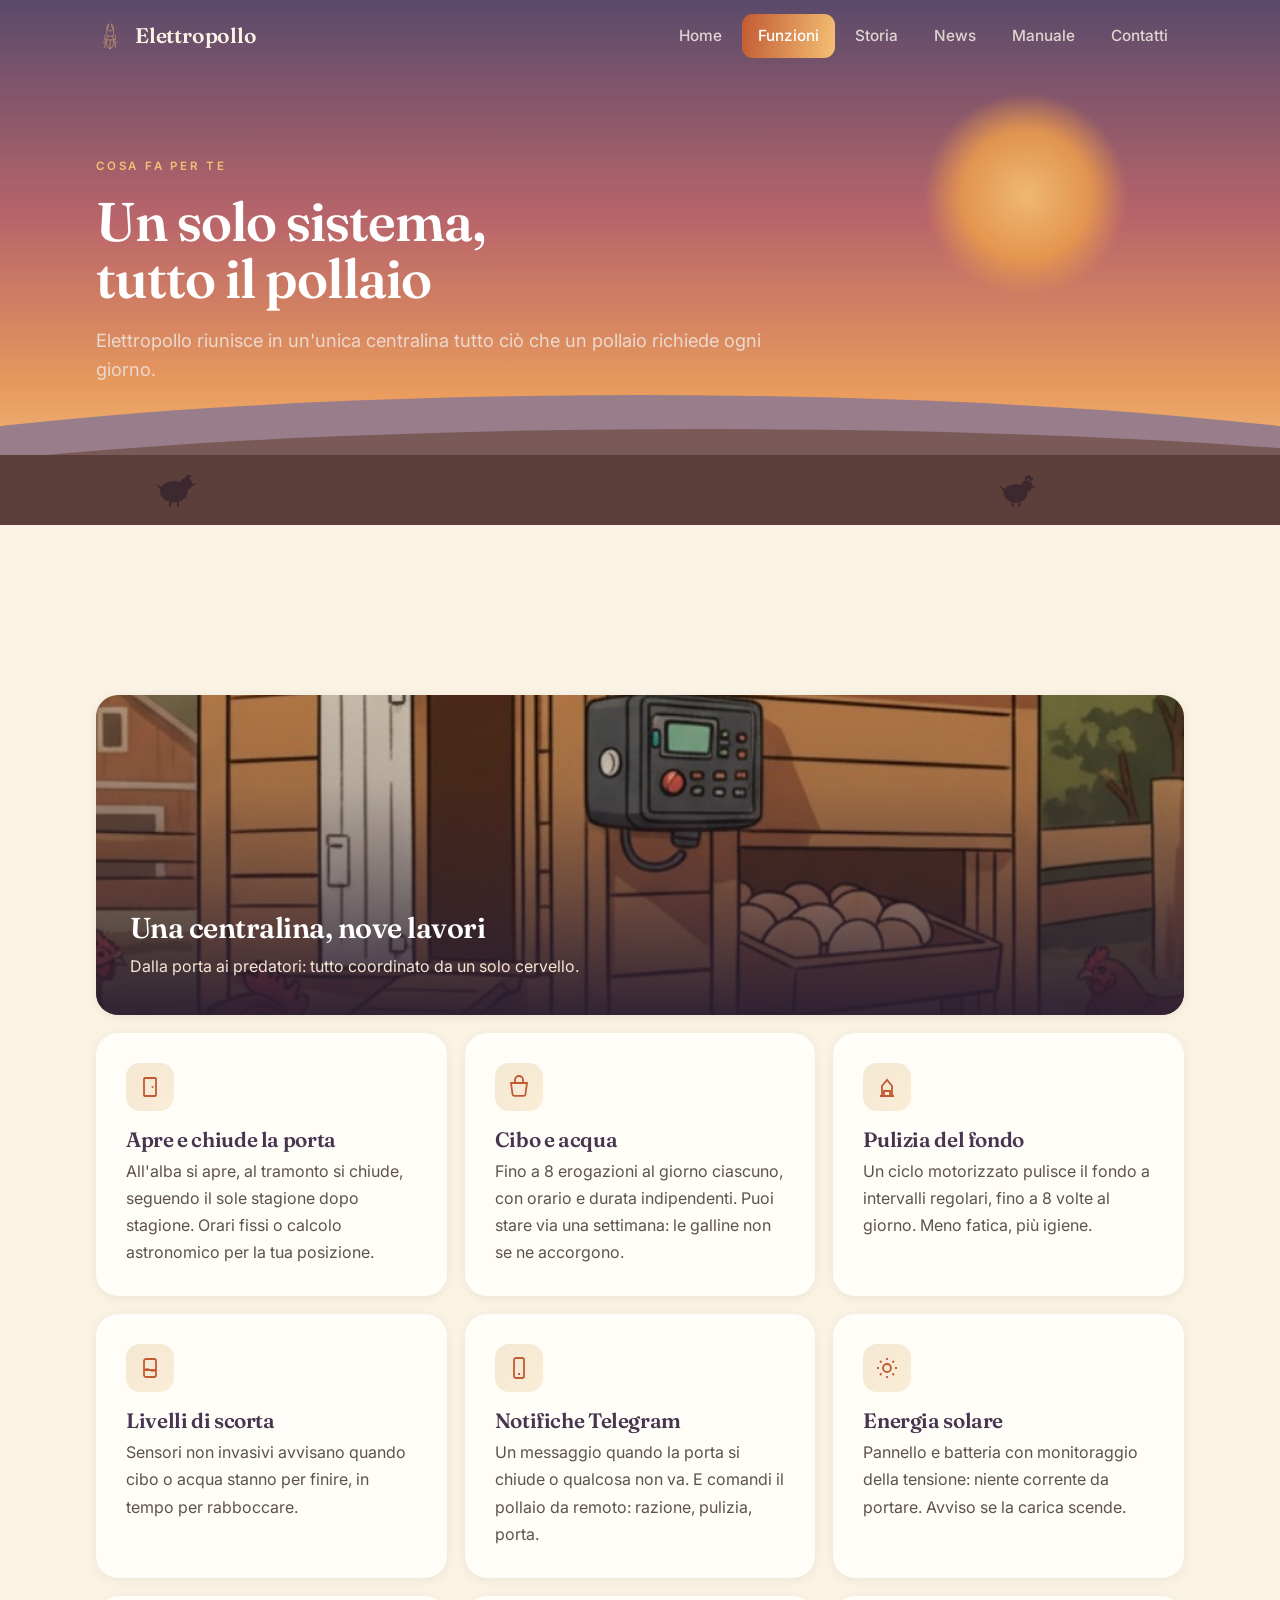
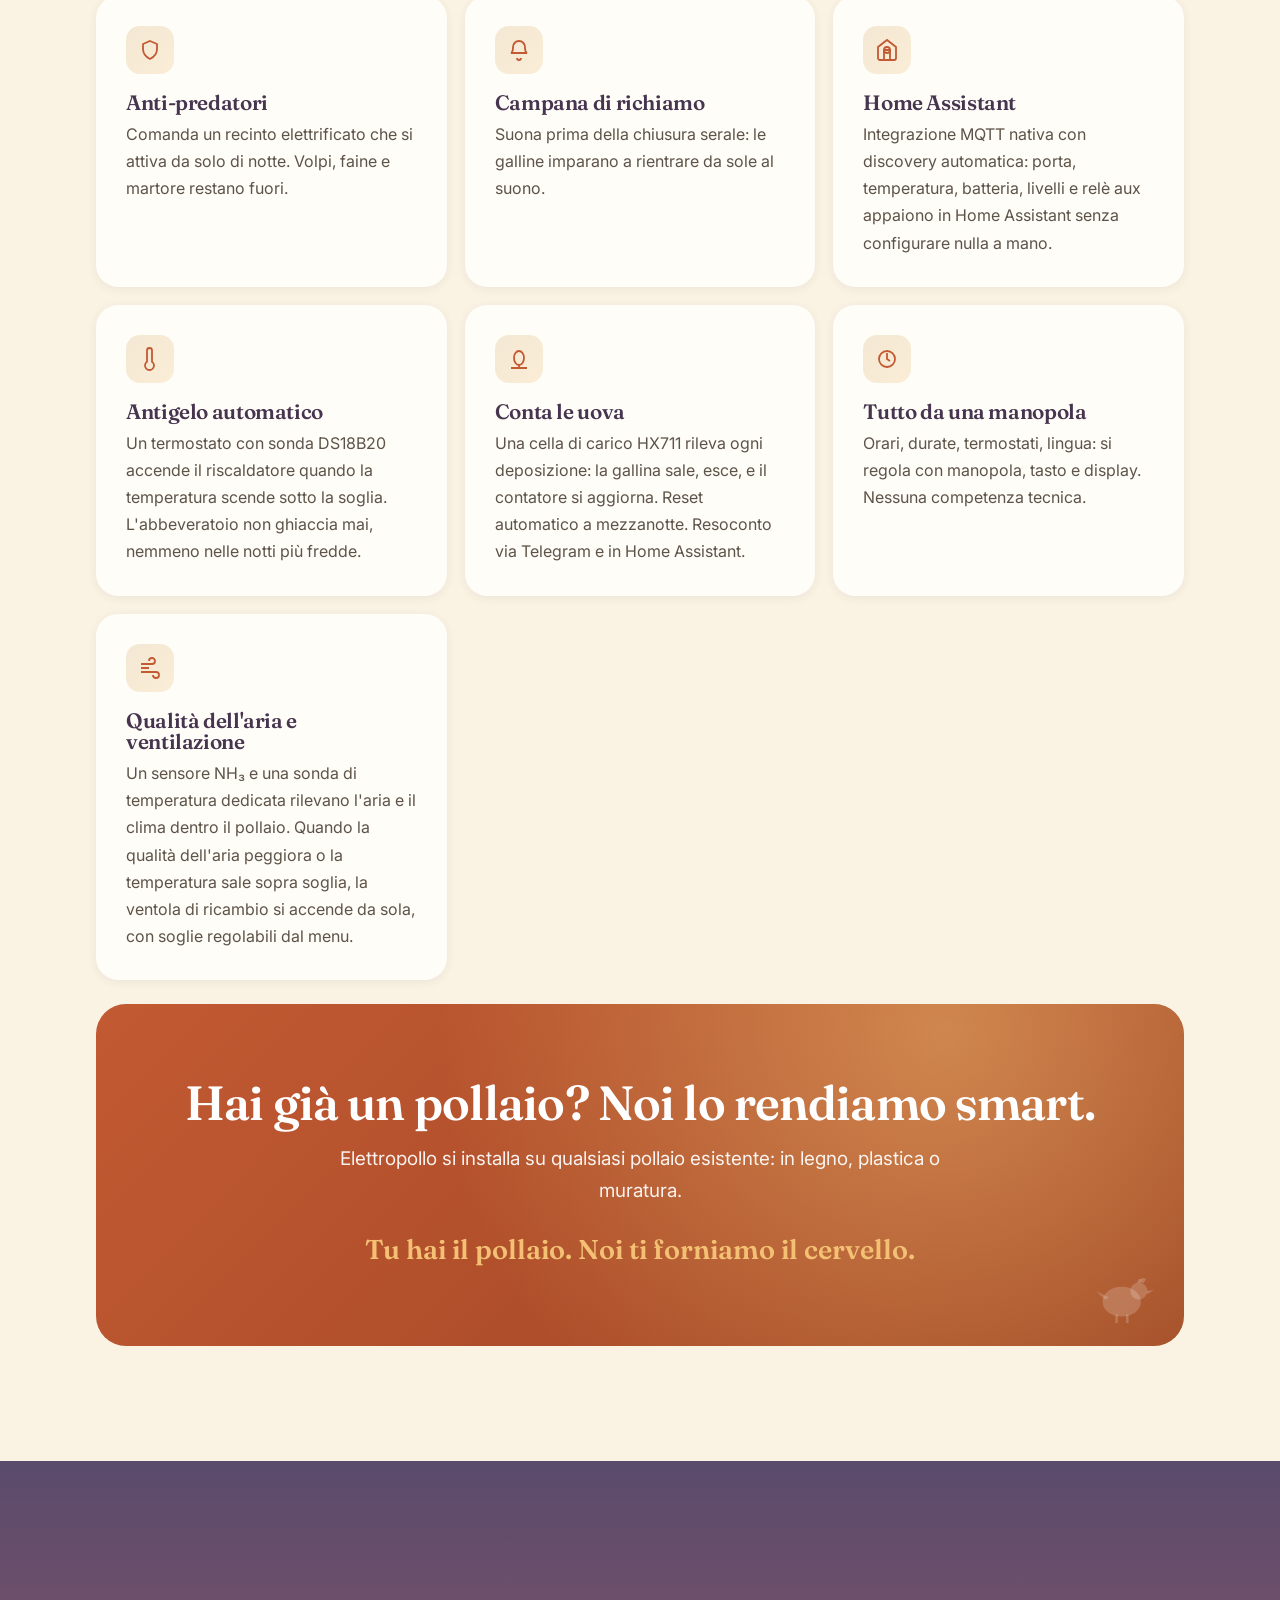
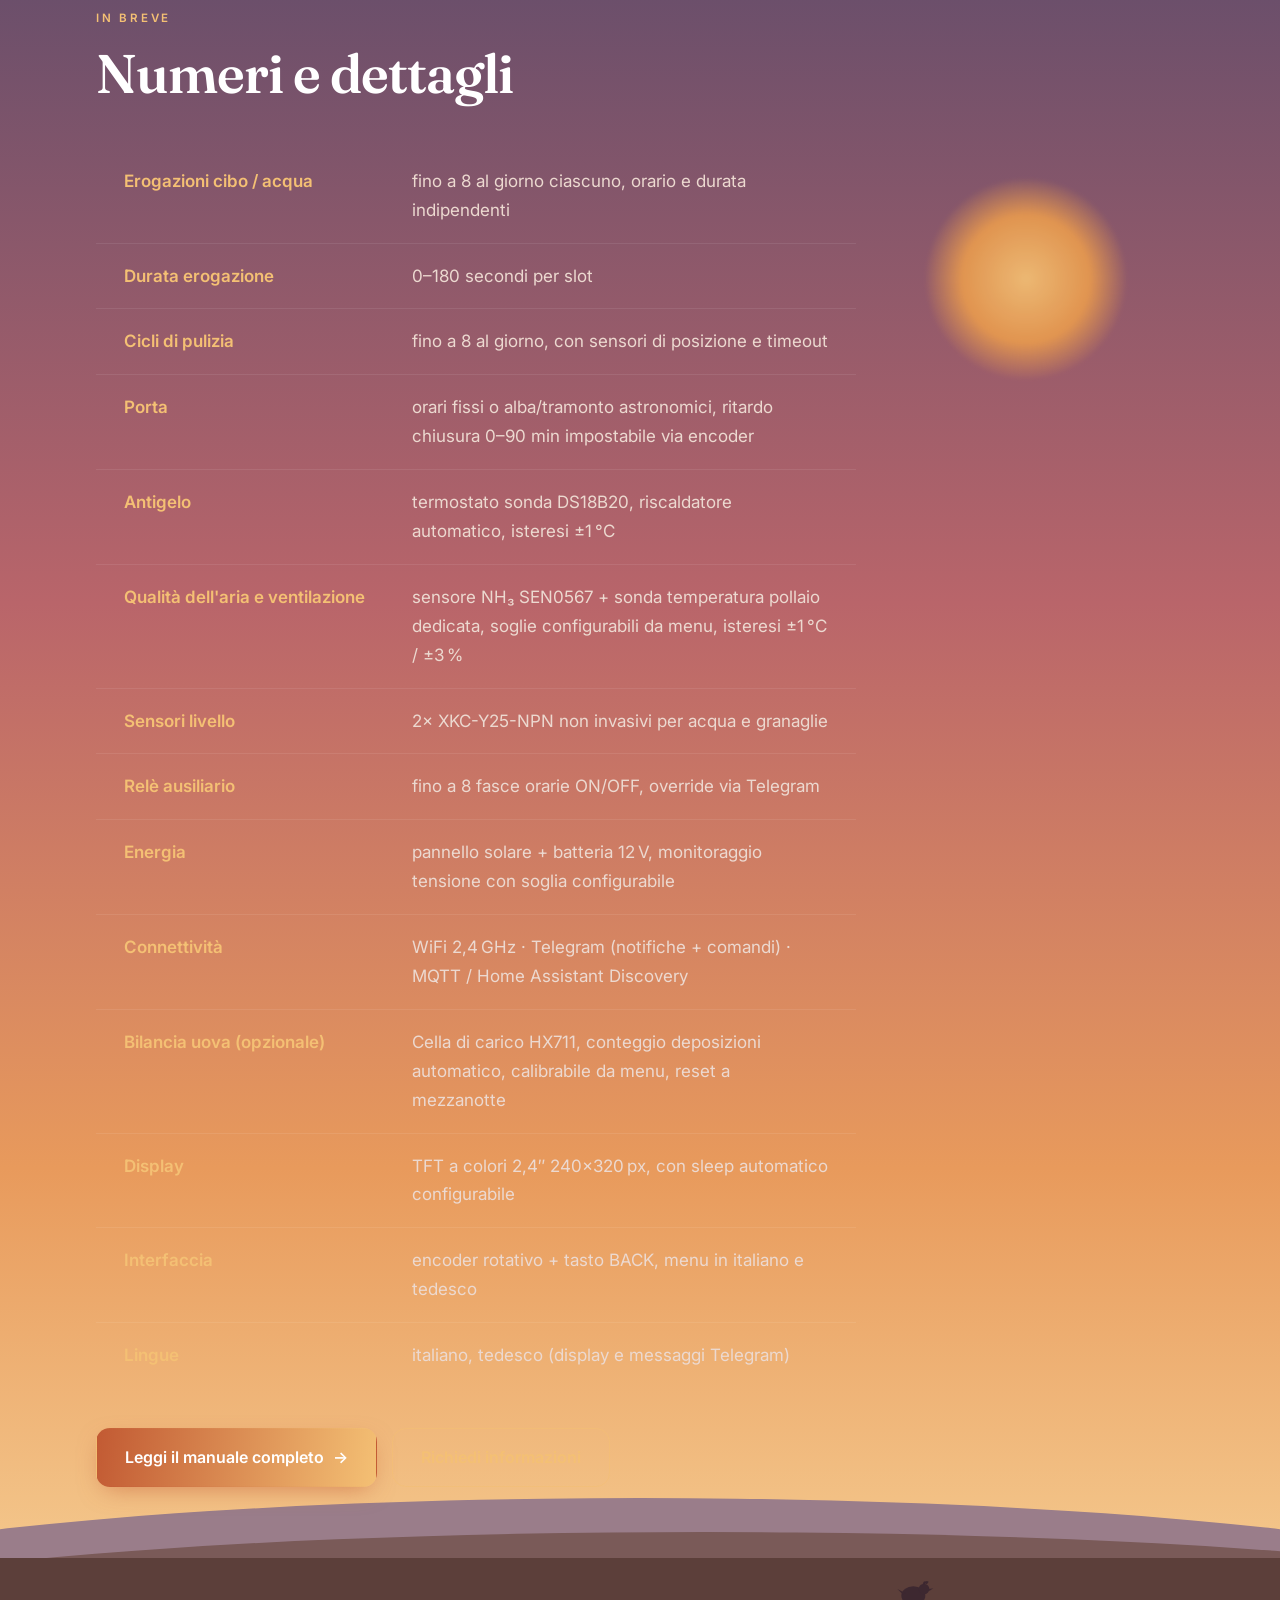
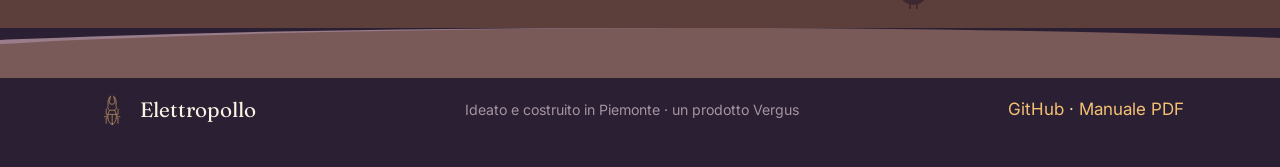
<file: funzioni.html>
<!DOCTYPE html>
<html lang="it">
<head>
<meta charset="utf-8">
<meta name="viewport" content="width=device-width, initial-scale=1">
<title>Funzioni — Elettropollo</title>
<meta name="description" content="Tutto quello che Elettropollo fa: porta automatica astronomica, cibo e acqua, pulizia motorizzata, sensori di livello, notifiche Telegram, Home Assistant MQTT, antigelo, energia solare.">
<link rel="preconnect" href="https://fonts.googleapis.com">
<link rel="preconnect" href="https://fonts.gstatic.com" crossorigin>
<link href="https://fonts.googleapis.com/css2?family=Fraunces:opsz,wght@9..144,400;9..144,500;9..144,600;9..144,700&family=Inter:wght@400;500;600;700&display=swap" rel="stylesheet">
<link rel="stylesheet" href="style.css">
</head>
<body>
<header class="nav" id="nav"><div class="inner"></div><div class="wrap"><a class="brand" href="index.html"><svg viewBox="0 0 440 636" class="beetle" aria-hidden="true"><path d="M233.0,599.5 L210.0,599.5 L204.0,597.5 L191.0,590.5 L172.5,572.0 L158.5,550.0 L148.5,525.0 L138.0,478.5 L108.0,478.5 L106.5,480.0 L106.5,589.0 L105.0,590.5 L103.5,589.0 L103.5,476.0 L105.0,474.5 L137.0,474.5 L138.5,473.0 L137.5,446.0 L136.0,444.5 L105.0,444.5 L65.0,458.5 L58.5,458.0 L60.0,455.5 L105.0,440.5 L136.0,440.5 L137.5,439.0 L139.5,413.0 L138.0,406.5 L103.5,406.0 L103.5,292.0 L106.5,292.0 L106.5,402.0 L108.0,403.5 L139.0,403.5 L141.5,401.0 L141.5,393.0 L151.5,359.0 L160.5,339.0 L168.5,327.0 L157.0,317.5 L147.5,306.0 L141.5,295.0 L136.5,278.0 L136.5,252.0 L143.5,232.0 L139.5,218.0 L141.5,146.0 L148.5,112.0 L155.5,91.0 L165.5,71.0 L176.5,55.0 L195.0,38.5 L198.5,41.0 L187.5,62.0 L177.5,89.0 L179.0,92.5 L187.5,96.0 L189.5,102.0 L176.5,115.0 L168.5,136.0 L168.5,160.0 L175.5,181.0 L188.0,198.5 L255.0,198.5 L269.5,178.0 L274.5,163.0 L274.5,133.0 L266.5,114.0 L257.5,107.0 L254.5,102.0 L254.5,98.0 L266.5,90.0 L254.5,59.0 L245.5,42.0 L245.5,40.0 L249.0,38.5 L268.5,57.0 L281.5,77.0 L293.5,107.0 L300.5,137.0 L303.5,162.0 L303.5,224.0 L300.5,233.0 L305.5,244.0 L307.5,255.0 L307.5,275.0 L305.5,286.0 L295.5,307.0 L275.5,328.0 L291.5,357.0 L304.0,403.5 L337.0,403.5 L338.5,402.0 L338.5,293.0 L340.0,291.5 L342.5,293.0 L342.5,404.0 L338.0,407.5 L305.0,406.5 L303.5,411.0 L305.5,415.0 L305.5,436.0 L308.0,440.5 L339.0,440.5 L384.5,457.0 L384.0,459.5 L378.0,458.5 L339.0,444.5 L308.0,444.5 L306.5,446.0 L305.5,473.0 L307.0,474.5 L339.0,474.5 L340.5,477.0 L340.5,587.0 L339.0,590.5 L336.5,586.0 L337.5,481.0 L335.0,478.5 L306.0,478.5 L303.5,481.0 L298.5,514.0 L291.5,535.0 L279.5,560.0 L261.0,583.5 L249.0,592.5 L233.0,599.5 Z M274.5,322.0 L280.0,318.5 L294.5,302.0 L304.5,274.0 L304.5,257.0 L296.5,232.0 L300.5,221.0 L300.5,167.0 L297.5,139.0 L290.5,109.0 L274.5,72.0 L266.5,60.0 L255.0,48.5 L253.5,50.0 L270.5,92.0 L268.0,95.5 L261.0,96.5 L258.5,99.0 L258.5,103.0 L267.0,109.5 L272.5,117.0 L279.5,143.0 L279.5,154.0 L274.5,175.0 L257.0,202.5 L187.0,202.5 L179.5,194.0 L169.5,176.0 L165.5,164.0 L164.5,140.0 L165.5,132.0 L172.5,115.0 L185.5,101.0 L184.0,97.5 L174.0,94.5 L173.5,92.0 L179.5,73.0 L190.5,49.0 L189.0,47.5 L175.5,62.0 L163.5,82.0 L149.5,122.0 L142.5,171.0 L142.5,217.0 L147.5,231.0 L139.5,255.0 L139.5,275.0 L142.5,288.0 L151.5,306.0 L168.0,321.5 L269.0,320.5 L271.0,322.5 L274.5,322.0 Z M221.5,596.0 L223.5,409.0 L222.0,407.5 L144.0,406.5 L140.5,439.0 L142.5,484.0 L149.5,517.0 L156.5,537.0 L172.5,566.0 L188.0,583.5 L206.0,594.5 L212.0,596.5 L221.5,596.0 Z M231.5,596.0 L248.0,589.5 L267.5,571.0 L280.5,551.0 L290.5,528.0 L297.5,504.0 L302.5,469.0 L302.5,422.0 L299.0,407.5 L226.0,407.5 L224.5,409.0 L225.5,595.0 L231.5,596.0 Z M298.5,403.0 L297.5,389.0 L290.5,364.0 L278.5,338.0 L269.0,323.5 L175.0,323.5 L158.5,351.0 L144.5,397.0 L146.0,403.5 L298.5,403.0 Z" fill="none" stroke="currentColor" stroke-width="6" stroke-linejoin="round" stroke-linecap="round"/></svg> Elettropollo</a><button class="menu-btn" id="menuBtn" aria-label="Menu" aria-expanded="false"><span></span><span></span><span></span></button><nav><a href="index.html">Home</a><a href="funzioni.html" class="active">Funzioni</a><a href="storia.html">Storia</a><a href="news.html">News</a><a href="manuale.html">Manuale</a><a href="contatti.html">Contatti</a></nav></div></header>
<section class="sky-sec" style="padding-top:150px"><div class="sky"><div class="grad-sky"></div><div class="sun"></div><div class="cloud c1"><svg xmlns="http://www.w3.org/2000/svg" viewBox="0 0 200 70" preserveAspectRatio="none"><path d="M20 55 Q5 55 5 42 Q5 30 20 30 Q22 14 40 16 Q48 4 64 10 Q78 2 90 14 Q108 8 112 24 Q130 20 132 36 Q148 36 148 50 Q148 58 134 58 Z" fill="currentColor"/></svg></div><div class="cloud c2"><svg xmlns="http://www.w3.org/2000/svg" viewBox="0 0 200 70" preserveAspectRatio="none"><path d="M20 55 Q5 55 5 42 Q5 30 20 30 Q22 14 40 16 Q48 4 64 10 Q78 2 90 14 Q108 8 112 24 Q130 20 132 36 Q148 36 148 50 Q148 58 134 58 Z" fill="currentColor"/></svg></div><div class="cloud c3"><svg xmlns="http://www.w3.org/2000/svg" viewBox="0 0 200 70" preserveAspectRatio="none"><path d="M20 55 Q5 55 5 42 Q5 30 20 30 Q22 14 40 16 Q48 4 64 10 Q78 2 90 14 Q108 8 112 24 Q130 20 132 36 Q148 36 148 50 Q148 58 134 58 Z" fill="currentColor"/></svg></div><div class="hills"><div class="hill h1"></div><div class="hill h2"></div><div class="hill h3"></div></div></div><div class="ground"><span class="hen" style="left:12%;bottom:10px;width:46px"><svg xmlns="http://www.w3.org/2000/svg" viewBox="0 0 60 60"><g fill="currentColor"><ellipse cx="26" cy="40" rx="18" ry="14"/><path d="M10 38 L2 30 L14 36 Z"/><circle cx="42" cy="30" r="8"/><path d="M40 22 q2-5 5-3 q-1 3-2 4 Z"/><path d="M43 21 q2-5 6-2 q-2 3-3 4 Z"/><path d="M49 30 l7-1 l-6 4 Z"/><rect x="20" y="52" width="2.4" height="8"/><rect x="30" y="52" width="2.4" height="8"/></g></svg></span><span class="hen" style="left:78%;bottom:10px;width:40px"><svg xmlns="http://www.w3.org/2000/svg" viewBox="0 0 64 64"><g fill="currentColor"><ellipse cx="28" cy="42" rx="19" ry="15"/><path d="M9 40 L1 28 L13 37 Z"/><circle cx="46" cy="30" r="9"/><path d="M42 19 q3-7 6-4 q-1 4-2 6 Z"/><path d="M46 18 q3-8 7-4 q-2 4-3 6 Z"/><path d="M50 20 q3-6 7-2 q-2 3-4 5 Z"/><path d="M54 31 l8-1 l-7 5 Z"/><path d="M44 38 q-3 4-1 6 q3-1 3-4 Z"/><rect x="22" y="55" width="2.6" height="9"/><rect x="33" y="55" width="2.6" height="9"/></g></svg></span></div><div class="wrap"><div class="section-head reveal"><span class="eyebrow">Cosa fa per te</span><h2>Un solo sistema,<br>tutto il pollaio</h2><p>Elettropollo riunisce in un'unica centralina tutto ci&ograve; che un pollaio richiede ogni giorno.</p></div></div></section>
<section><div class="wrap"><div class="bento"><div class="card feature-img span6 reveal"><img src="assets/mini.jpg" alt="Pollaio con centralina"><div class="ov"></div><div class="txt"><h3>Una centralina, nove lavori</h3><p>Dalla porta ai predatori: tutto coordinato da un solo cervello.</p></div></div><div class="card span2 reveal"><div class="ic"><svg viewBox="0 0 24 24"><rect x="6" y="3" width="12" height="18" rx="1"/><circle cx="14.5" cy="12" r="1" fill="currentColor" stroke="none"/></svg></div><h3>Apre e chiude la porta</h3><p>All'alba si apre, al tramonto si chiude, seguendo il sole stagione dopo stagione. Orari fissi o calcolo astronomico per la tua posizione.</p></div><div class="card span2 reveal d2"><div class="ic"><svg viewBox="0 0 24 24"><path d="M4 8h16l-1.5 11a2 2 0 0 1-2 1.8H7.5a2 2 0 0 1-2-1.8z"/><path d="M8 8V5a4 4 0 0 1 8 0v3"/></svg></div><h3>Cibo e acqua</h3><p>Fino a 8 erogazioni al giorno ciascuno, con orario e durata indipendenti. Puoi stare via una settimana: le galline non se ne accorgono.</p></div><div class="card span2 reveal d3"><div class="ic"><svg viewBox="0 0 24 24"><path d="M5 21h14"/><path d="M7 21V11l5-6 5 6v10"/><path d="M9 21v-5h6v5"/></svg></div><h3>Pulizia del fondo</h3><p>Un ciclo motorizzato pulisce il fondo a intervalli regolari, fino a 8 volte al giorno. Meno fatica, pi&ugrave; igiene.</p></div><div class="card span2 reveal"><div class="ic"><svg viewBox="0 0 24 24"><rect x="6" y="3" width="12" height="18" rx="2"/><path d="M6 14h12"/><path d="M6 14c2-1 4-1 6 0s4 1 6 0"/></svg></div><h3>Livelli di scorta</h3><p>Sensori non invasivi avvisano quando cibo o acqua stanno per finire, in tempo per rabboccare.</p></div><div class="card span2 reveal d2"><div class="ic"><svg viewBox="0 0 24 24"><rect x="7" y="2" width="10" height="20" rx="2"/><path d="M11 18h2"/></svg></div><h3>Notifiche Telegram</h3><p>Un messaggio quando la porta si chiude o qualcosa non va. E comandi il pollaio da remoto: razione, pulizia, porta.</p></div><div class="card span2 reveal d3"><div class="ic"><svg viewBox="0 0 24 24"><circle cx="12" cy="12" r="4"/><path d="M12 2v2M12 20v2M2 12h2M20 12h2M5 5l1.5 1.5M17.5 17.5L19 19M19 5l-1.5 1.5M6.5 17.5L5 19"/></svg></div><h3>Energia solare</h3><p>Pannello e batteria con monitoraggio della tensione: niente corrente da portare. Avviso se la carica scende.</p></div><div class="card span2 reveal"><div class="ic"><svg viewBox="0 0 24 24"><path d="M12 3l7 3v5c0 4.5-3 8-7 10-4-2-7-5.5-7-10V6z"/></svg></div><h3>Anti-predatori</h3><p>Comanda un recinto elettrificato che si attiva da solo di notte. Volpi, faine e martore restano fuori.</p></div><div class="card span2 reveal d2"><div class="ic"><svg viewBox="0 0 24 24"><path d="M6 9a6 6 0 0 1 12 0c0 5 2 6 2 6H4s2-1 2-6"/><path d="M10 20a2 2 0 0 0 4 0"/></svg></div><h3>Campana di richiamo</h3><p>Suona prima della chiusura serale: le galline imparano a rientrare da sole al suono.</p></div><div class="card span2 reveal"><div class="ic"><svg viewBox="0 0 24 24"><circle cx="12" cy="12" r="3"/><path d="M3 9l9-7 9 7v11a2 2 0 0 1-2 2H5a2 2 0 0 1-2-2z"/><path d="M9 22V12h6v10"/></svg></div><h3>Home Assistant</h3><p>Integrazione MQTT nativa con discovery automatica: porta, temperatura, batteria, livelli e relè aux appaiono in Home Assistant senza configurare nulla a mano.</p></div><div class="card span2 reveal d2"><div class="ic"><svg viewBox="0 0 24 24"><path d="M14 14.76V3.5a2.5 2.5 0 0 0-5 0v11.26A4.5 4.5 0 1 0 14 14.76z"/></svg></div><h3>Antigelo automatico</h3><p>Un termostato con sonda DS18B20 accende il riscaldatore quando la temperatura scende sotto la soglia. L'abbeveratoio non ghiaccia mai, nemmeno nelle notti più fredde.</p></div><div class="card span2 reveal"><div class="ic"><svg viewBox="0 0 24 24"><ellipse cx="12" cy="11" rx="5" ry="7"/><line x1="12" y1="18" x2="12" y2="21"/><line x1="4" y1="21" x2="20" y2="21"/></svg></div><h3>Conta le uova</h3><p>Una cella di carico HX711 rileva ogni deposizione: la gallina sale, esce, e il contatore si aggiorna. Reset automatico a mezzanotte. Resoconto via Telegram e in Home Assistant.</p></div><div class="card span2 reveal d3"><div class="ic"><svg viewBox="0 0 24 24"><circle cx="12" cy="12" r="8"/><path d="M12 6v6l3 2"/></svg></div><h3>Tutto da una manopola</h3><p>Orari, durate, termostati, lingua: si regola con manopola, tasto e display. Nessuna competenza tecnica.</p></div><div class="card span2 reveal d2"><div class="ic"><svg viewBox="0 0 24 24"><path d="M3 8h11a3 3 0 1 0-3-3"/><path d="M3 16h15a3 3 0 1 1-3 3"/><path d="M3 12h8"/></svg></div><h3>Qualità dell'aria e ventilazione</h3><p>Un sensore NH&#8323; e una sonda di temperatura dedicata rilevano l'aria e il clima dentro il pollaio. Quando la qualità dell'aria peggiora o la temperatura sale sopra soglia, la ventola di ricambio si accende da sola, con soglie regolabili dal menu.</p></div></div><div class="retro reveal" style="margin-top:24px"><div class="glow"></div><span class="rhen"><svg xmlns="http://www.w3.org/2000/svg" viewBox="0 0 60 60"><g fill="currentColor"><ellipse cx="26" cy="40" rx="18" ry="14"/><path d="M10 38 L2 30 L14 36 Z"/><circle cx="42" cy="30" r="8"/><path d="M40 22 q2-5 5-3 q-1 3-2 4 Z"/><path d="M43 21 q2-5 6-2 q-2 3-3 4 Z"/><path d="M49 30 l7-1 l-6 4 Z"/><rect x="20" y="52" width="2.4" height="8"/><rect x="30" y="52" width="2.4" height="8"/></g></svg></span><div class="rc"><h2>Hai gi&agrave; un pollaio? Noi lo rendiamo smart.</h2><p>Elettropollo si installa su qualsiasi pollaio esistente: in legno, plastica o muratura.</p><div class="kicker">Tu hai il pollaio. Noi ti forniamo il cervello.</div></div></div></div></section>
<section class="sky-sec"><div class="sky"><div class="grad-sky"></div><div class="sun"></div><div class="cloud c1"><svg xmlns="http://www.w3.org/2000/svg" viewBox="0 0 200 70" preserveAspectRatio="none"><path d="M20 55 Q5 55 5 42 Q5 30 20 30 Q22 14 40 16 Q48 4 64 10 Q78 2 90 14 Q108 8 112 24 Q130 20 132 36 Q148 36 148 50 Q148 58 134 58 Z" fill="currentColor"/></svg></div><div class="cloud c2"><svg xmlns="http://www.w3.org/2000/svg" viewBox="0 0 200 70" preserveAspectRatio="none"><path d="M20 55 Q5 55 5 42 Q5 30 20 30 Q22 14 40 16 Q48 4 64 10 Q78 2 90 14 Q108 8 112 24 Q130 20 132 36 Q148 36 148 50 Q148 58 134 58 Z" fill="currentColor"/></svg></div><div class="cloud c3"><svg xmlns="http://www.w3.org/2000/svg" viewBox="0 0 200 70" preserveAspectRatio="none"><path d="M20 55 Q5 55 5 42 Q5 30 20 30 Q22 14 40 16 Q48 4 64 10 Q78 2 90 14 Q108 8 112 24 Q130 20 132 36 Q148 36 148 50 Q148 58 134 58 Z" fill="currentColor"/></svg></div><div class="hills"><div class="hill h1"></div><div class="hill h2"></div><div class="hill h3"></div></div></div><div class="ground"><span class="hen" style="left:70%;bottom:10px;width:40px"><svg xmlns="http://www.w3.org/2000/svg" viewBox="0 0 60 60"><g fill="currentColor"><ellipse cx="26" cy="40" rx="18" ry="14"/><path d="M10 38 L2 30 L14 36 Z"/><circle cx="42" cy="30" r="8"/><path d="M40 22 q2-5 5-3 q-1 3-2 4 Z"/><path d="M43 21 q2-5 6-2 q-2 3-3 4 Z"/><path d="M49 30 l7-1 l-6 4 Z"/><rect x="20" y="52" width="2.4" height="8"/><rect x="30" y="52" width="2.4" height="8"/></g></svg></span></div><div class="wrap"><div class="section-head reveal"><span class="eyebrow">In breve</span><h2>Numeri e dettagli</h2></div><div class="specs reveal"><div class="row"><div class="k">Erogazioni cibo / acqua</div><div class="v">fino a 8 al giorno ciascuno, orario e durata indipendenti</div></div><div class="row"><div class="k">Durata erogazione</div><div class="v">0&ndash;180 secondi per slot</div></div><div class="row"><div class="k">Cicli di pulizia</div><div class="v">fino a 8 al giorno, con sensori di posizione e timeout</div></div><div class="row"><div class="k">Porta</div><div class="v">orari fissi o alba/tramonto astronomici, ritardo chiusura 0&ndash;90 min impostabile via encoder</div></div><div class="row"><div class="k">Antigelo</div><div class="v">termostato sonda DS18B20, riscaldatore automatico, isteresi &plusmn;1&thinsp;&deg;C</div></div><div class="row"><div class="k">Qualità dell'aria e ventilazione</div><div class="v">sensore NH&#8323; SEN0567 + sonda temperatura pollaio dedicata, soglie configurabili da menu, isteresi &plusmn;1&thinsp;&deg;C / &plusmn;3&thinsp;%</div></div><div class="row"><div class="k">Sensori livello</div><div class="v">2&times; XKC-Y25-NPN non invasivi per acqua e granaglie</div></div><div class="row"><div class="k">Relè ausiliario</div><div class="v">fino a 8 fasce orarie ON/OFF, override via Telegram</div></div><div class="row"><div class="k">Energia</div><div class="v">pannello solare + batteria 12&thinsp;V, monitoraggio tensione con soglia configurabile</div></div><div class="row"><div class="k">Connettivit&agrave;</div><div class="v">WiFi 2,4&thinsp;GHz &middot; Telegram (notifiche + comandi) &middot; MQTT / Home Assistant Discovery</div></div><div class="row"><div class="k">Bilancia uova (opzionale)</div><div class="v">Cella di carico HX711, conteggio deposizioni automatico, calibrabile da menu, reset a mezzanotte</div></div><div class="row"><div class="k">Display</div><div class="v">TFT a colori 2,4&Prime; 240&times;320&thinsp;px, con sleep automatico configurabile</div></div><div class="row"><div class="k">Interfaccia</div><div class="v">encoder rotativo + tasto BACK, menu in italiano e tedesco</div></div><div class="row"><div class="k">Lingue</div><div class="v">italiano, tedesco (display e messaggi Telegram)</div></div></div><div class="btn-row reveal" style="margin-top:40px"><a class="btn btn-primary" href="manuale.html">Leggi il manuale completo <span class="arr">&rarr;</span></a><a class="btn btn-ghost" href="contatti.html">Richiedi informazioni</a></div></div></section>
<footer><div class="fhills"><div class="hills"><div class="hill h1"></div><div class="hill h2"></div></div></div><div class="wrap"><div class="fbrand"><svg viewBox="0 0 440 636" class="beetle" aria-hidden="true"><path d="M233.0,599.5 L210.0,599.5 L204.0,597.5 L191.0,590.5 L172.5,572.0 L158.5,550.0 L148.5,525.0 L138.0,478.5 L108.0,478.5 L106.5,480.0 L106.5,589.0 L105.0,590.5 L103.5,589.0 L103.5,476.0 L105.0,474.5 L137.0,474.5 L138.5,473.0 L137.5,446.0 L136.0,444.5 L105.0,444.5 L65.0,458.5 L58.5,458.0 L60.0,455.5 L105.0,440.5 L136.0,440.5 L137.5,439.0 L139.5,413.0 L138.0,406.5 L103.5,406.0 L103.5,292.0 L106.5,292.0 L106.5,402.0 L108.0,403.5 L139.0,403.5 L141.5,401.0 L141.5,393.0 L151.5,359.0 L160.5,339.0 L168.5,327.0 L157.0,317.5 L147.5,306.0 L141.5,295.0 L136.5,278.0 L136.5,252.0 L143.5,232.0 L139.5,218.0 L141.5,146.0 L148.5,112.0 L155.5,91.0 L165.5,71.0 L176.5,55.0 L195.0,38.5 L198.5,41.0 L187.5,62.0 L177.5,89.0 L179.0,92.5 L187.5,96.0 L189.5,102.0 L176.5,115.0 L168.5,136.0 L168.5,160.0 L175.5,181.0 L188.0,198.5 L255.0,198.5 L269.5,178.0 L274.5,163.0 L274.5,133.0 L266.5,114.0 L257.5,107.0 L254.5,102.0 L254.5,98.0 L266.5,90.0 L254.5,59.0 L245.5,42.0 L245.5,40.0 L249.0,38.5 L268.5,57.0 L281.5,77.0 L293.5,107.0 L300.5,137.0 L303.5,162.0 L303.5,224.0 L300.5,233.0 L305.5,244.0 L307.5,255.0 L307.5,275.0 L305.5,286.0 L295.5,307.0 L275.5,328.0 L291.5,357.0 L304.0,403.5 L337.0,403.5 L338.5,402.0 L338.5,293.0 L340.0,291.5 L342.5,293.0 L342.5,404.0 L338.0,407.5 L305.0,406.5 L303.5,411.0 L305.5,415.0 L305.5,436.0 L308.0,440.5 L339.0,440.5 L384.5,457.0 L384.0,459.5 L378.0,458.5 L339.0,444.5 L308.0,444.5 L306.5,446.0 L305.5,473.0 L307.0,474.5 L339.0,474.5 L340.5,477.0 L340.5,587.0 L339.0,590.5 L336.5,586.0 L337.5,481.0 L335.0,478.5 L306.0,478.5 L303.5,481.0 L298.5,514.0 L291.5,535.0 L279.5,560.0 L261.0,583.5 L249.0,592.5 L233.0,599.5 Z M274.5,322.0 L280.0,318.5 L294.5,302.0 L304.5,274.0 L304.5,257.0 L296.5,232.0 L300.5,221.0 L300.5,167.0 L297.5,139.0 L290.5,109.0 L274.5,72.0 L266.5,60.0 L255.0,48.5 L253.5,50.0 L270.5,92.0 L268.0,95.5 L261.0,96.5 L258.5,99.0 L258.5,103.0 L267.0,109.5 L272.5,117.0 L279.5,143.0 L279.5,154.0 L274.5,175.0 L257.0,202.5 L187.0,202.5 L179.5,194.0 L169.5,176.0 L165.5,164.0 L164.5,140.0 L165.5,132.0 L172.5,115.0 L185.5,101.0 L184.0,97.5 L174.0,94.5 L173.5,92.0 L179.5,73.0 L190.5,49.0 L189.0,47.5 L175.5,62.0 L163.5,82.0 L149.5,122.0 L142.5,171.0 L142.5,217.0 L147.5,231.0 L139.5,255.0 L139.5,275.0 L142.5,288.0 L151.5,306.0 L168.0,321.5 L269.0,320.5 L271.0,322.5 L274.5,322.0 Z M221.5,596.0 L223.5,409.0 L222.0,407.5 L144.0,406.5 L140.5,439.0 L142.5,484.0 L149.5,517.0 L156.5,537.0 L172.5,566.0 L188.0,583.5 L206.0,594.5 L212.0,596.5 L221.5,596.0 Z M231.5,596.0 L248.0,589.5 L267.5,571.0 L280.5,551.0 L290.5,528.0 L297.5,504.0 L302.5,469.0 L302.5,422.0 L299.0,407.5 L226.0,407.5 L224.5,409.0 L225.5,595.0 L231.5,596.0 Z M298.5,403.0 L297.5,389.0 L290.5,364.0 L278.5,338.0 L269.0,323.5 L175.0,323.5 L158.5,351.0 L144.5,397.0 L146.0,403.5 L298.5,403.0 Z" fill="none" stroke="currentColor" stroke-width="6" stroke-linejoin="round" stroke-linecap="round"/></svg> Elettropollo</div><div><small>Ideato e costruito in Piemonte &middot; un prodotto Vergus</small></div><div><a href="https://github.com/Drsplump">GitHub</a> &middot; <a href="assets/Elettropollo_Manuale_Utente.pdf">Manuale PDF</a></div></div></footer>
<script>const nv=document.getElementById("nav");const os=()=>{if(scrollY>40)nv.classList.add("solid");else nv.classList.remove("solid")};os();addEventListener("scroll",os,{passive:true});const mb=document.getElementById("menuBtn");if(mb){mb.addEventListener("click",()=>{const o=nv.classList.toggle("open");mb.setAttribute("aria-expanded",o);});nv.querySelectorAll("nav a").forEach(a=>a.addEventListener("click",()=>{nv.classList.remove("open");mb.setAttribute("aria-expanded","false");}));}const io=new IntersectionObserver(e=>e.forEach(x=>{if(x.isIntersecting)x.target.classList.add("in")}),{threshold:.1});document.querySelectorAll(".reveal").forEach(el=>io.observe(el));const hp=document.querySelector(".hero .photo");if(hp&&!matchMedia("(prefers-reduced-motion:reduce)").matches)addEventListener("scroll",()=>{if(scrollY<innerHeight)hp.style.transform="translateY("+(scrollY*0.12)+"px)"},{passive:true});</script>
</body></html>
</file>
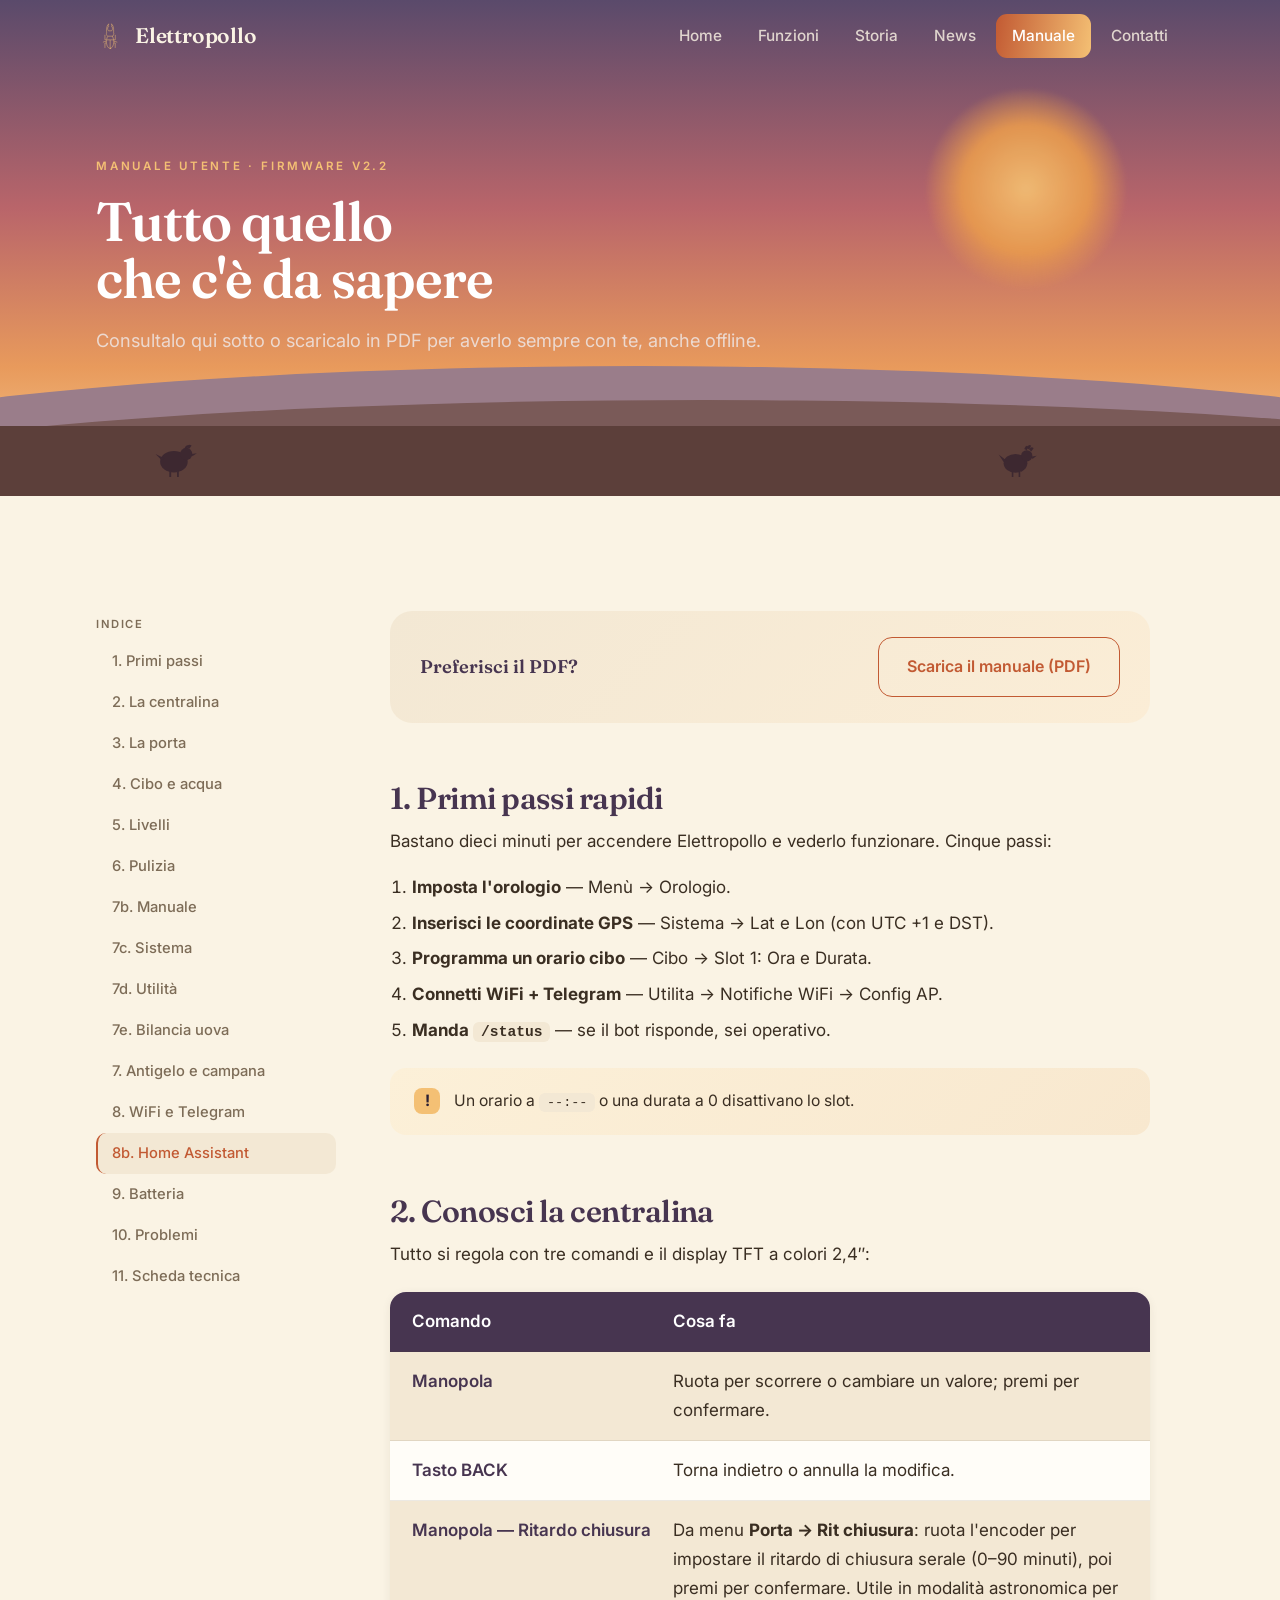
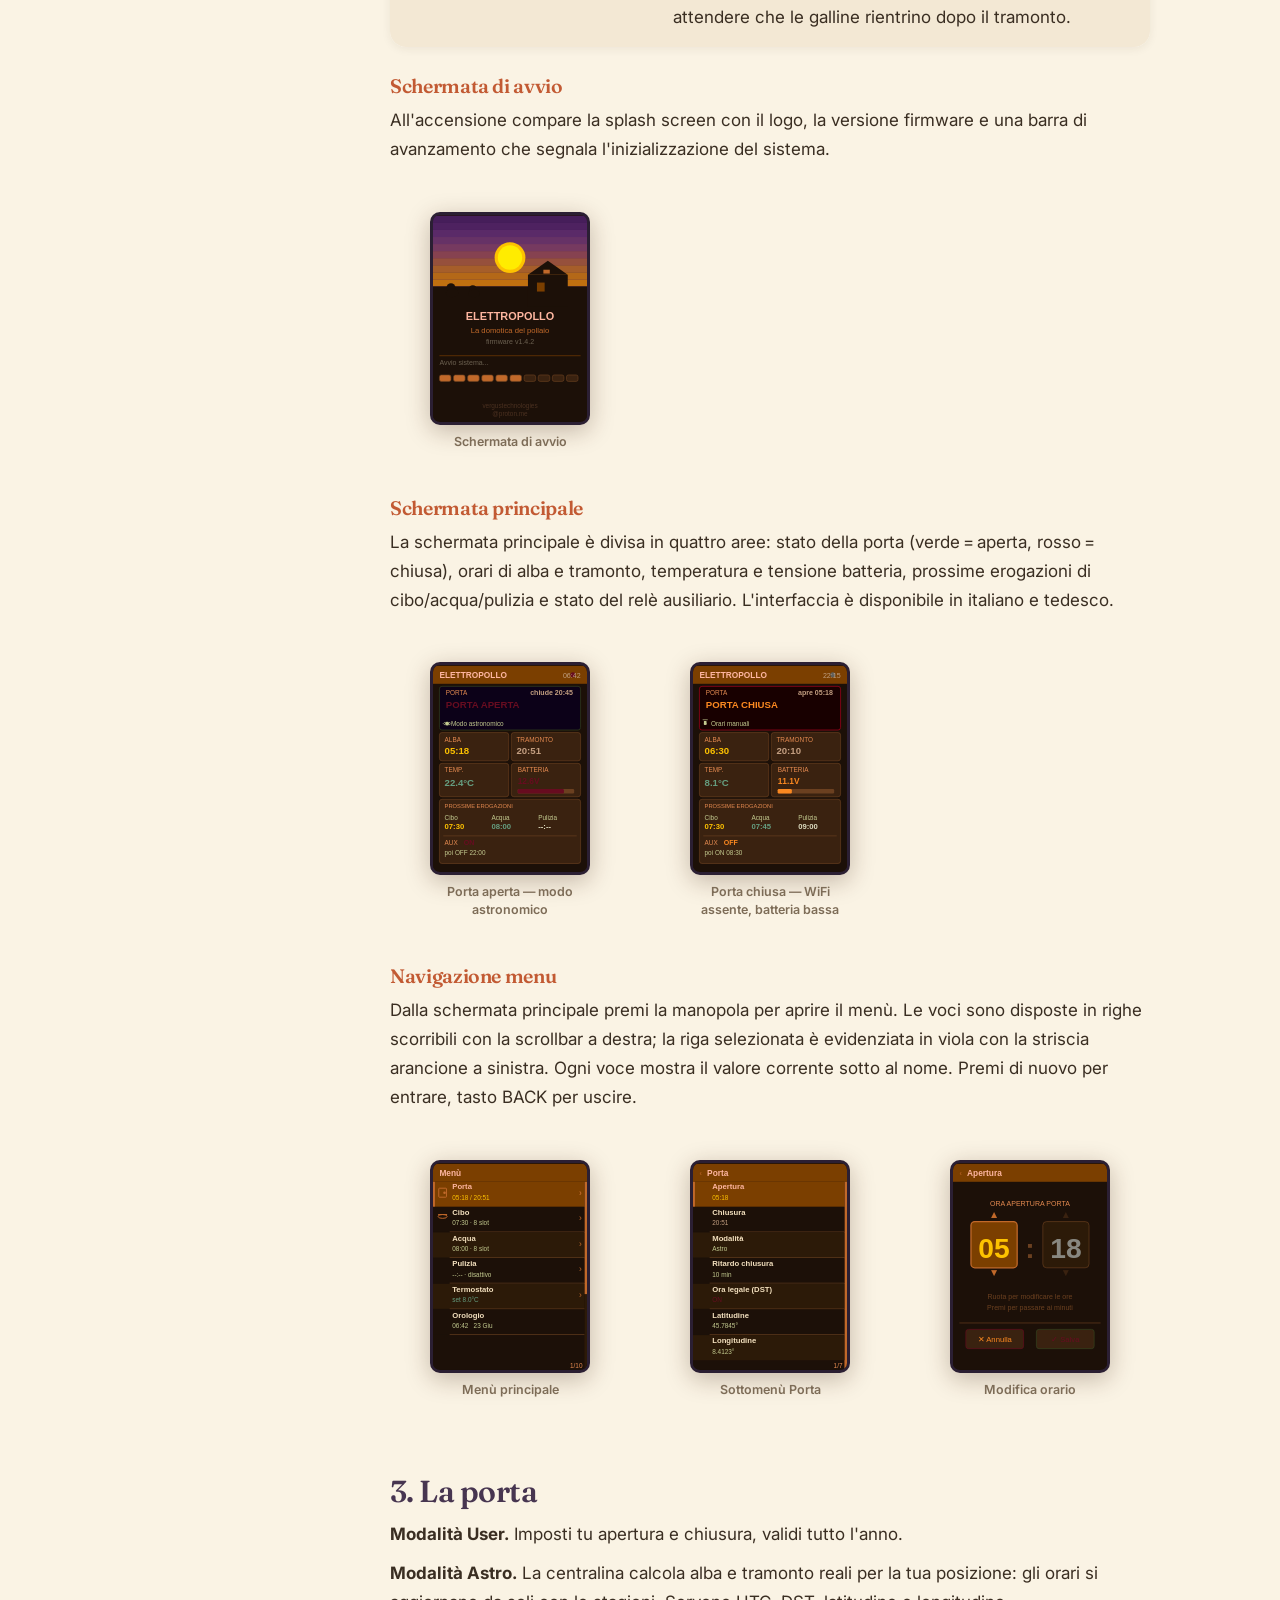
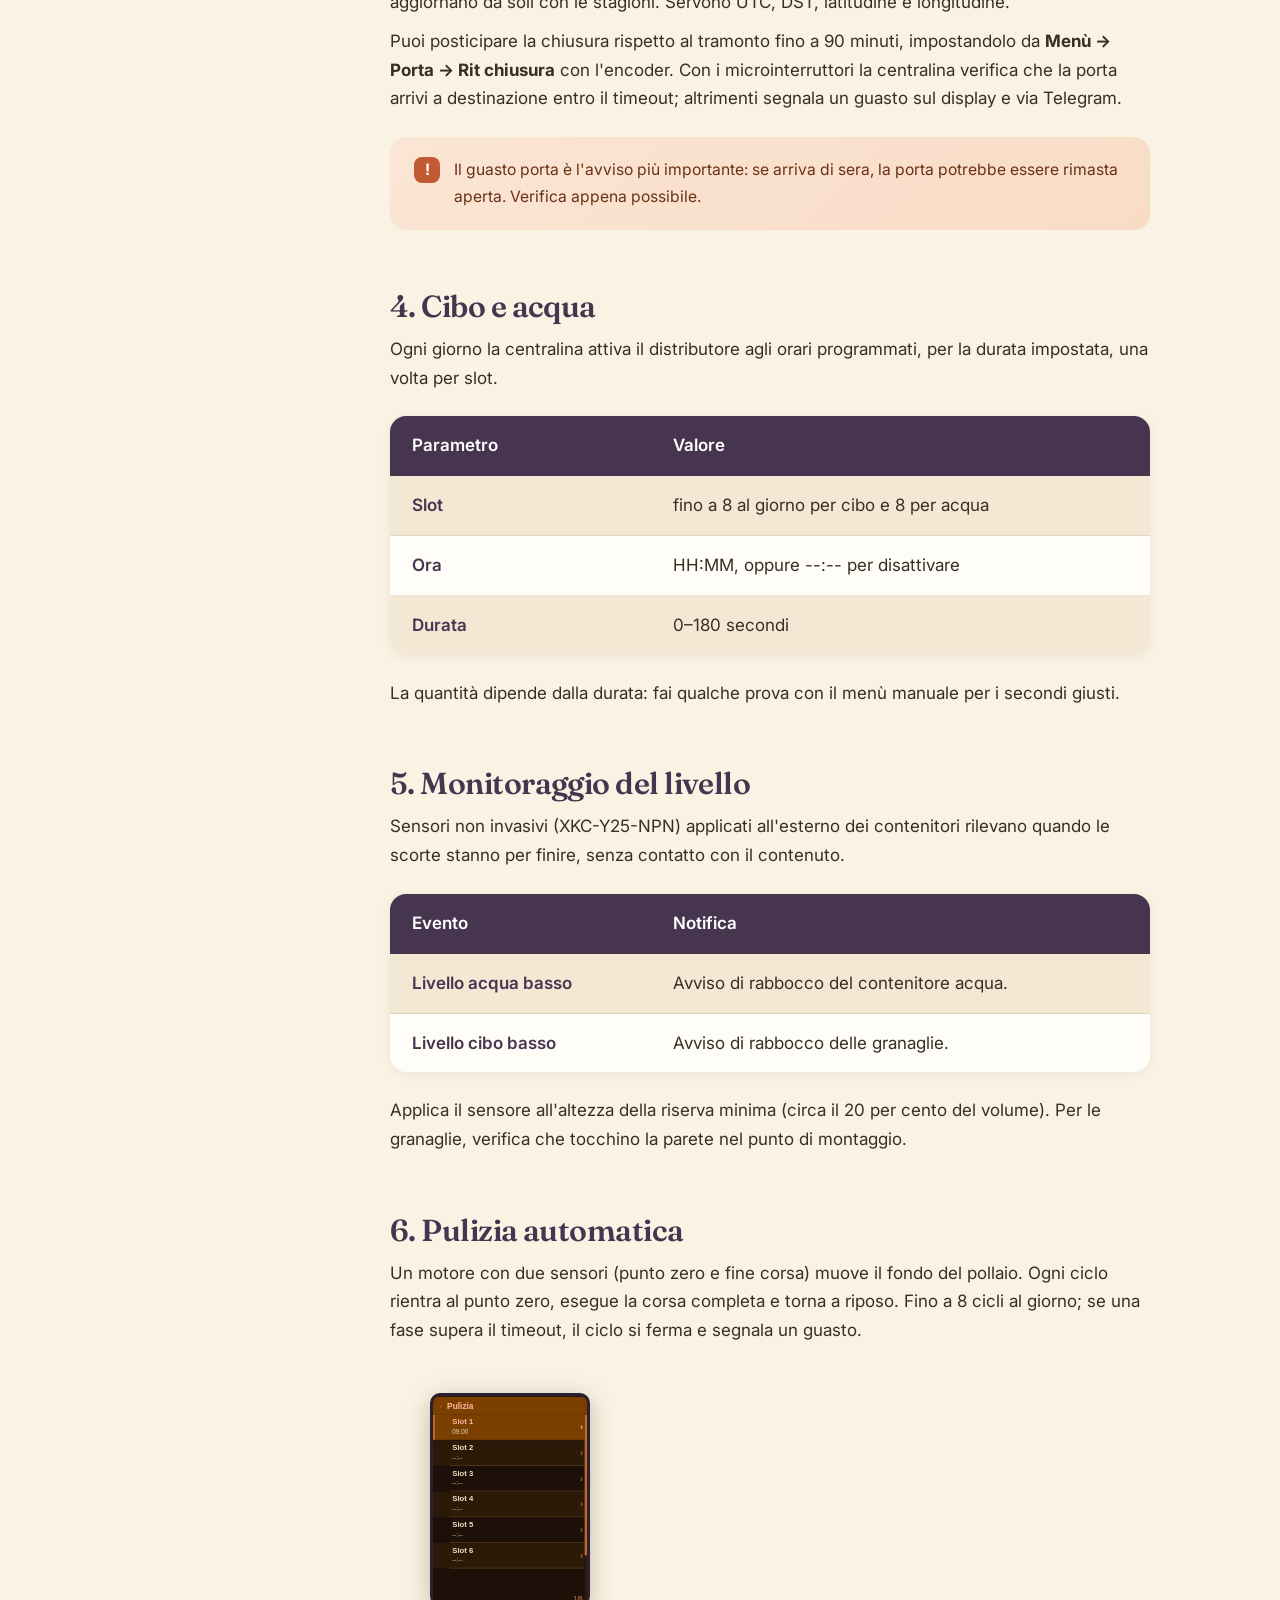
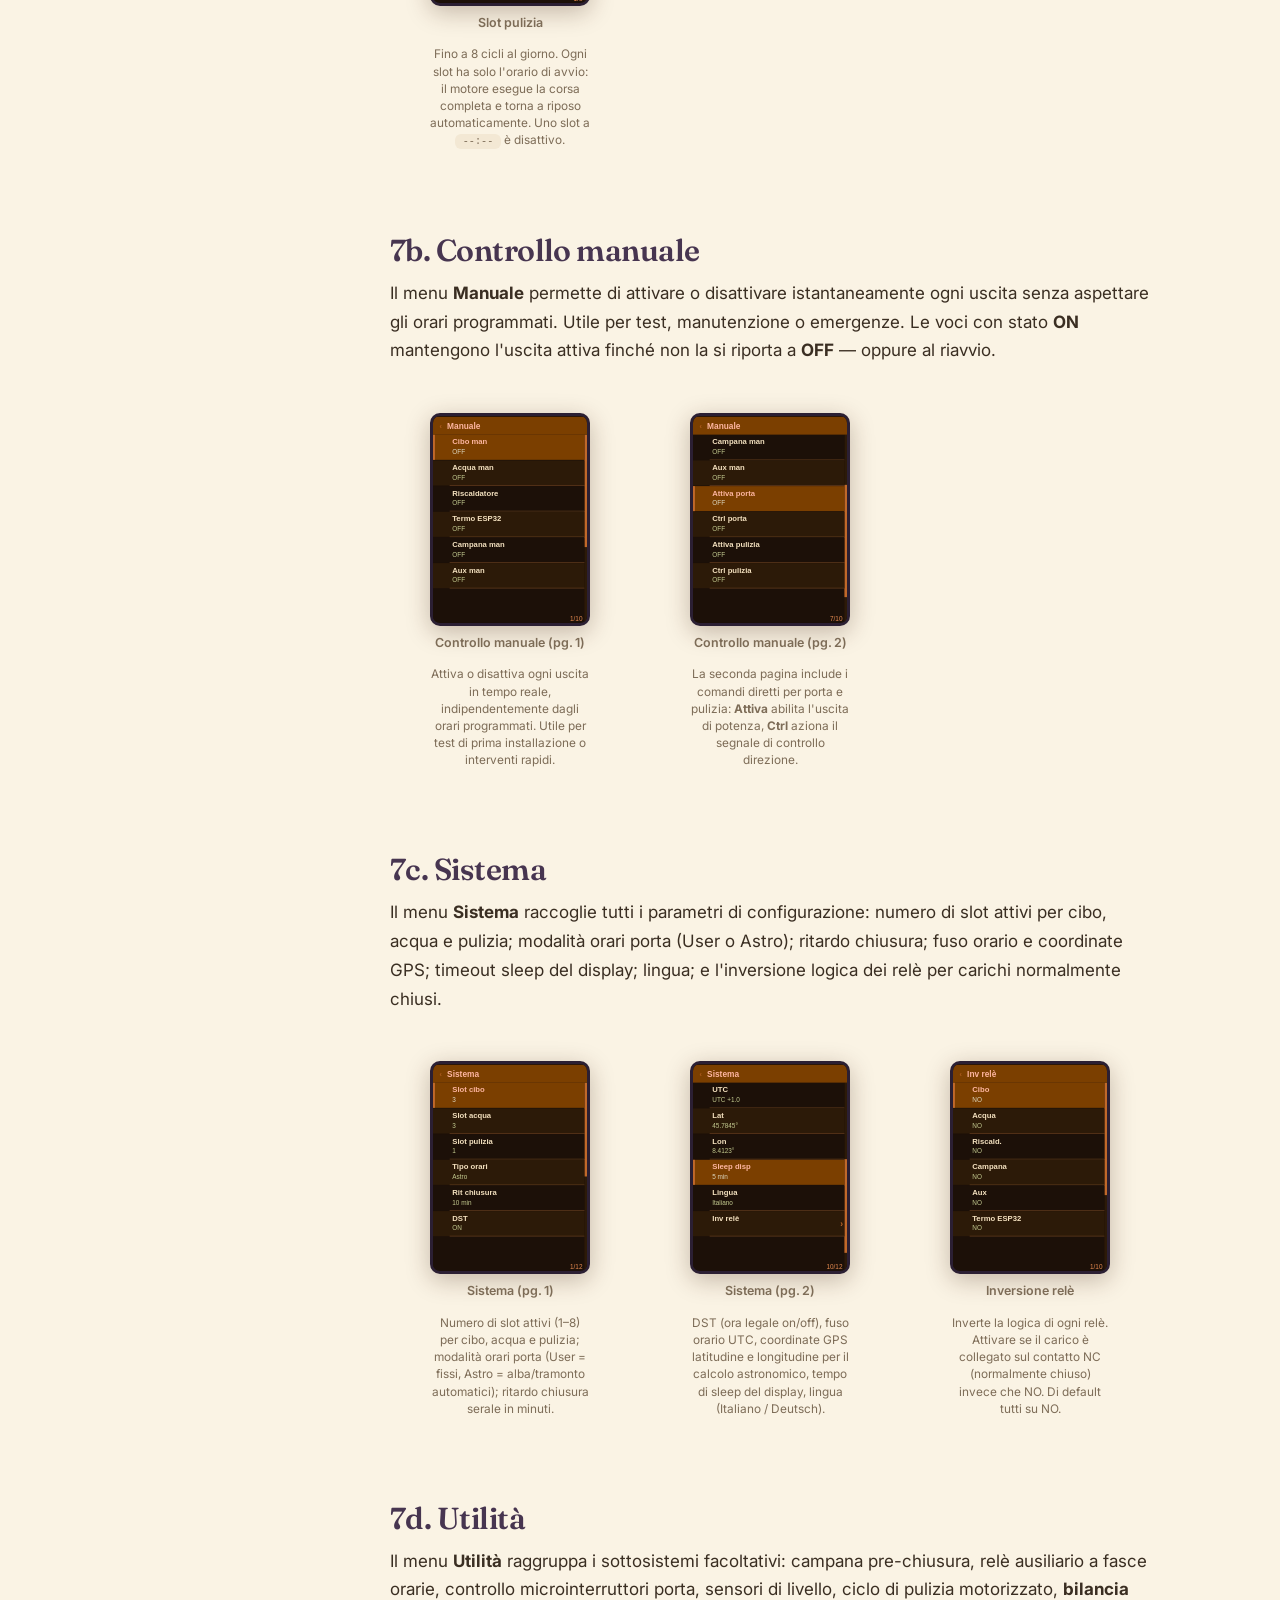
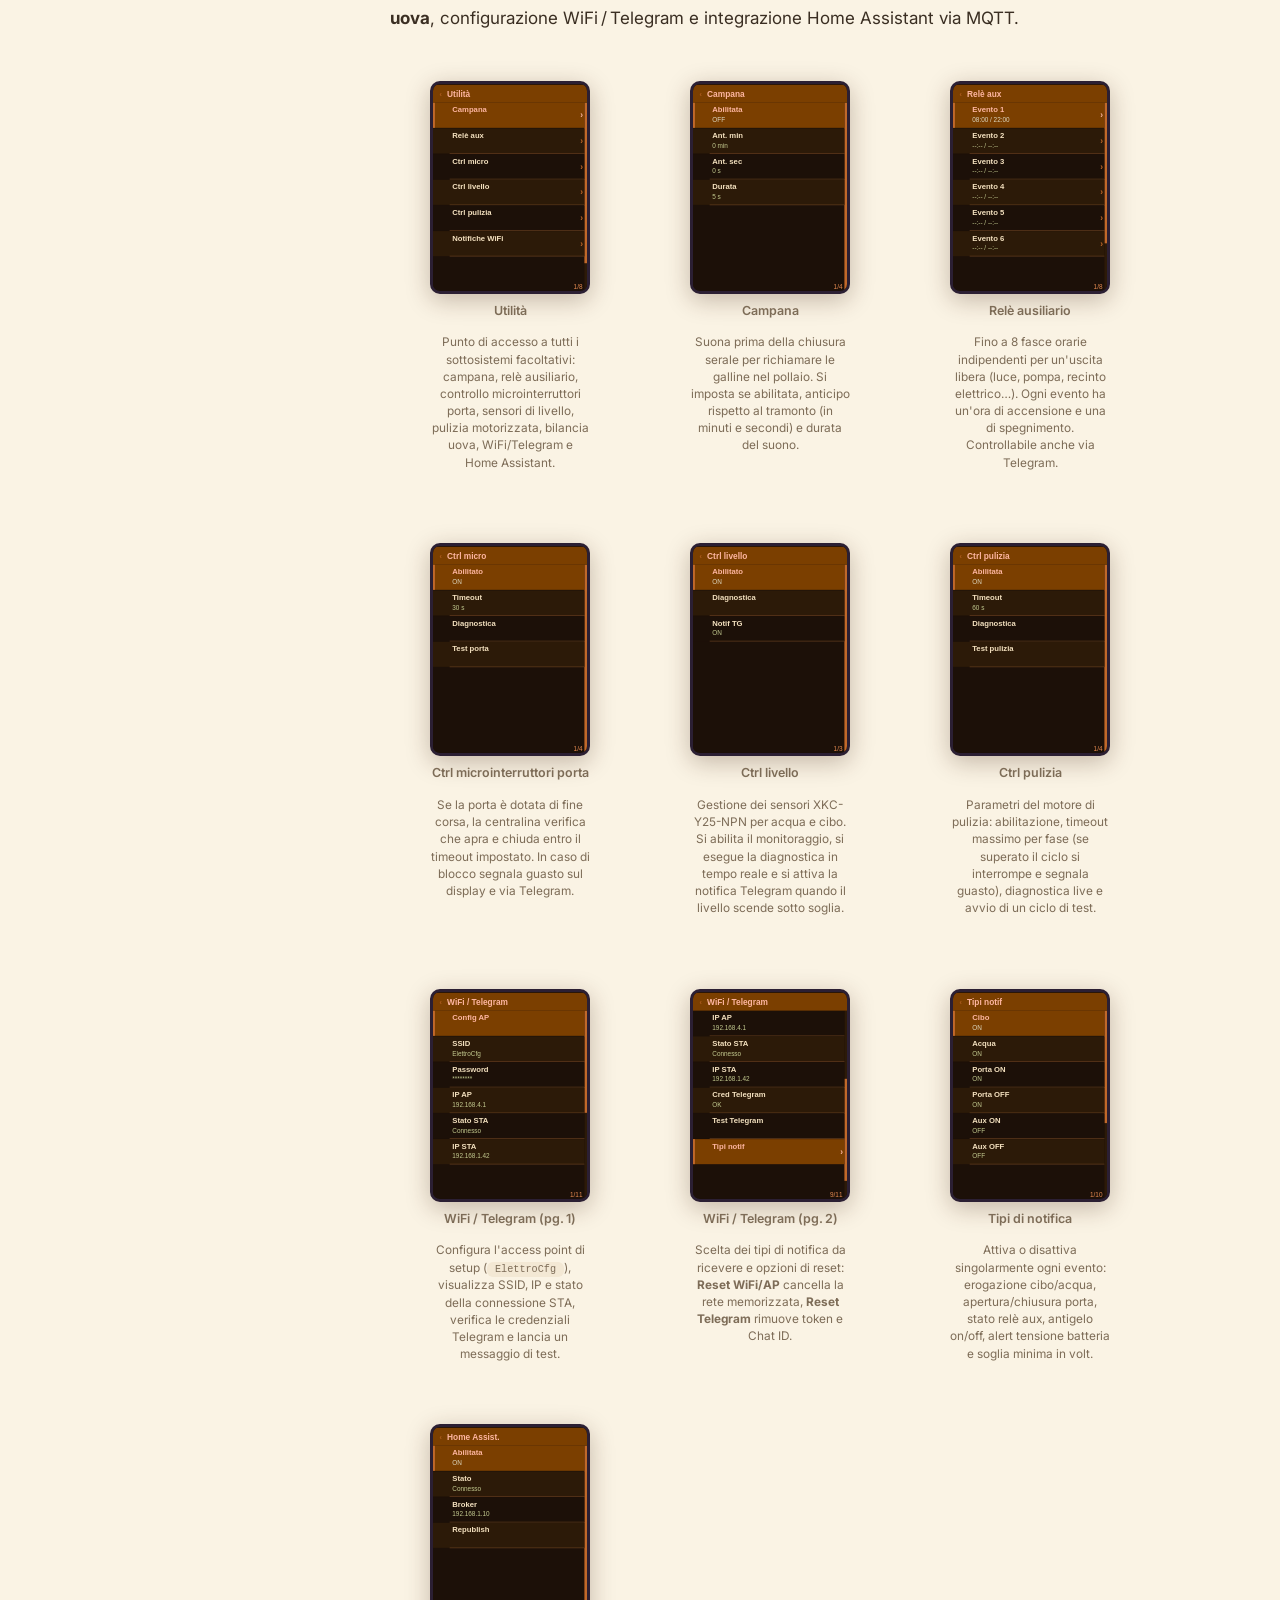
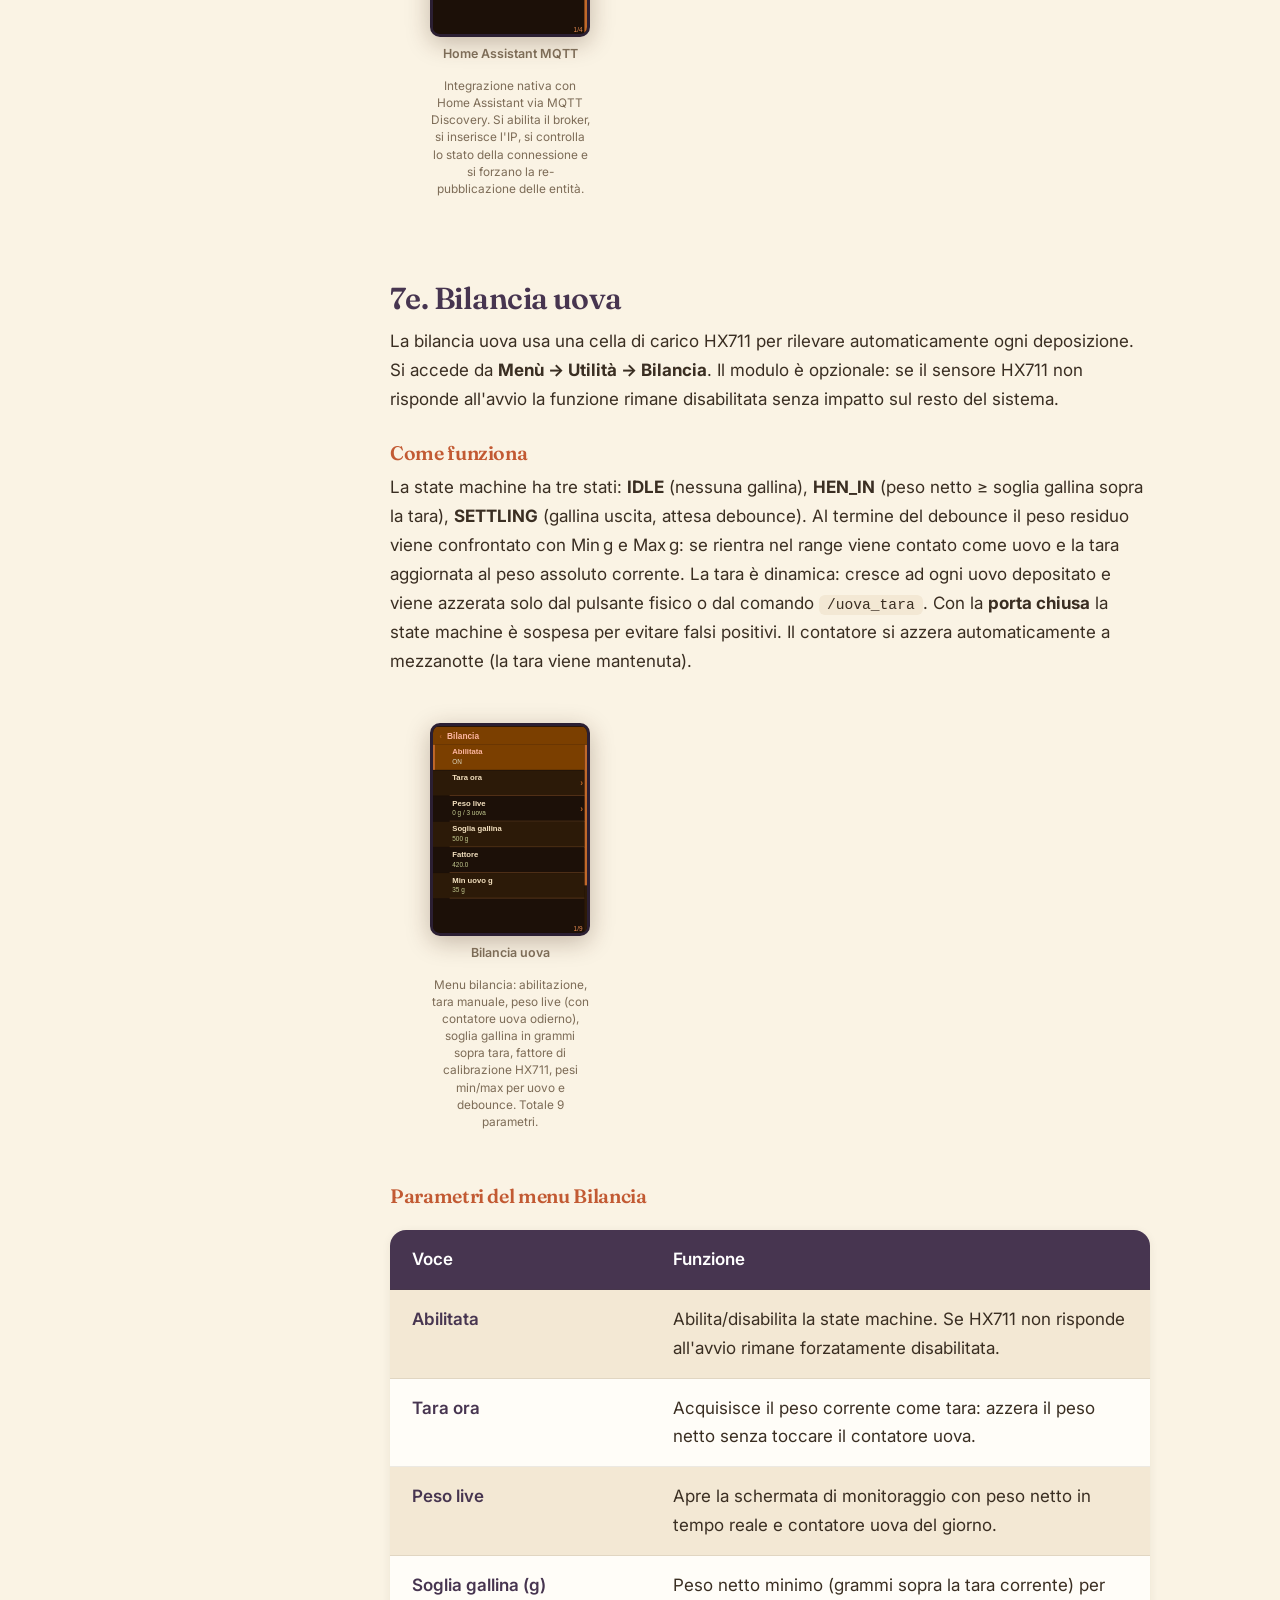
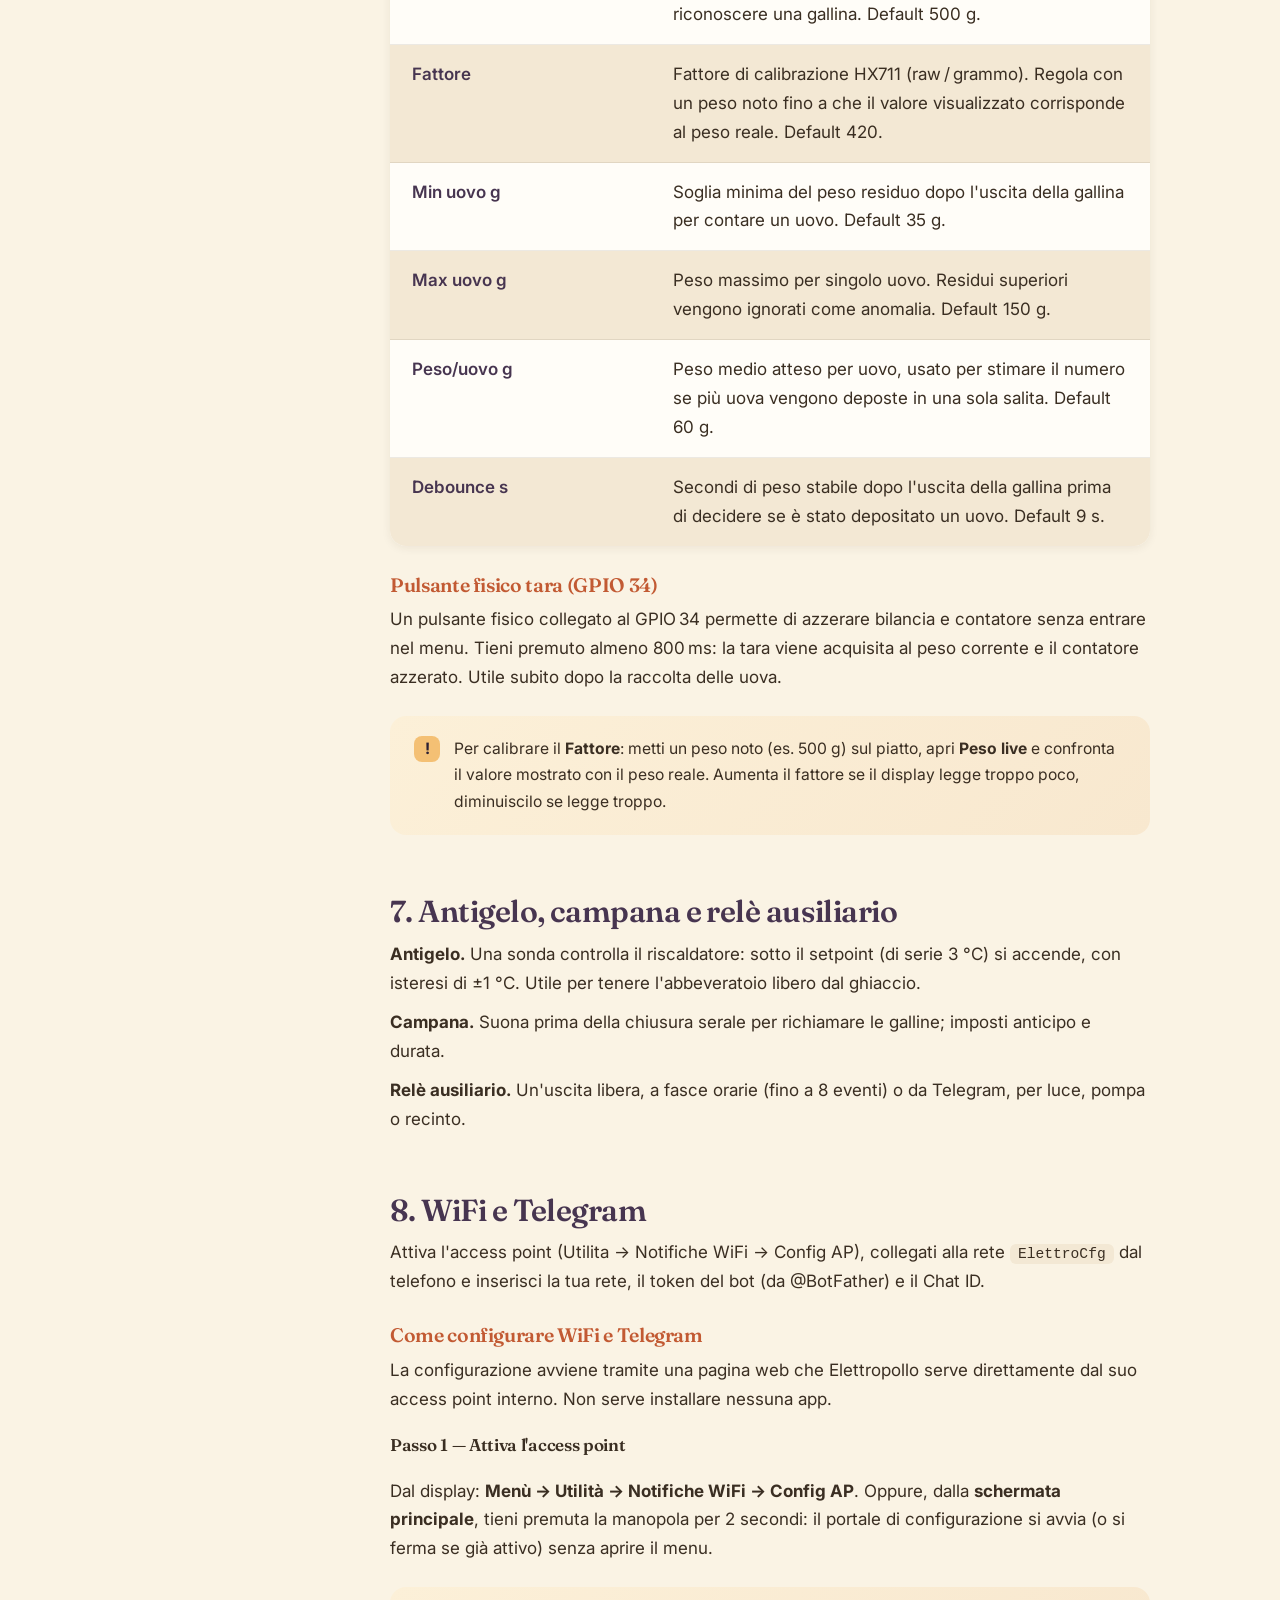
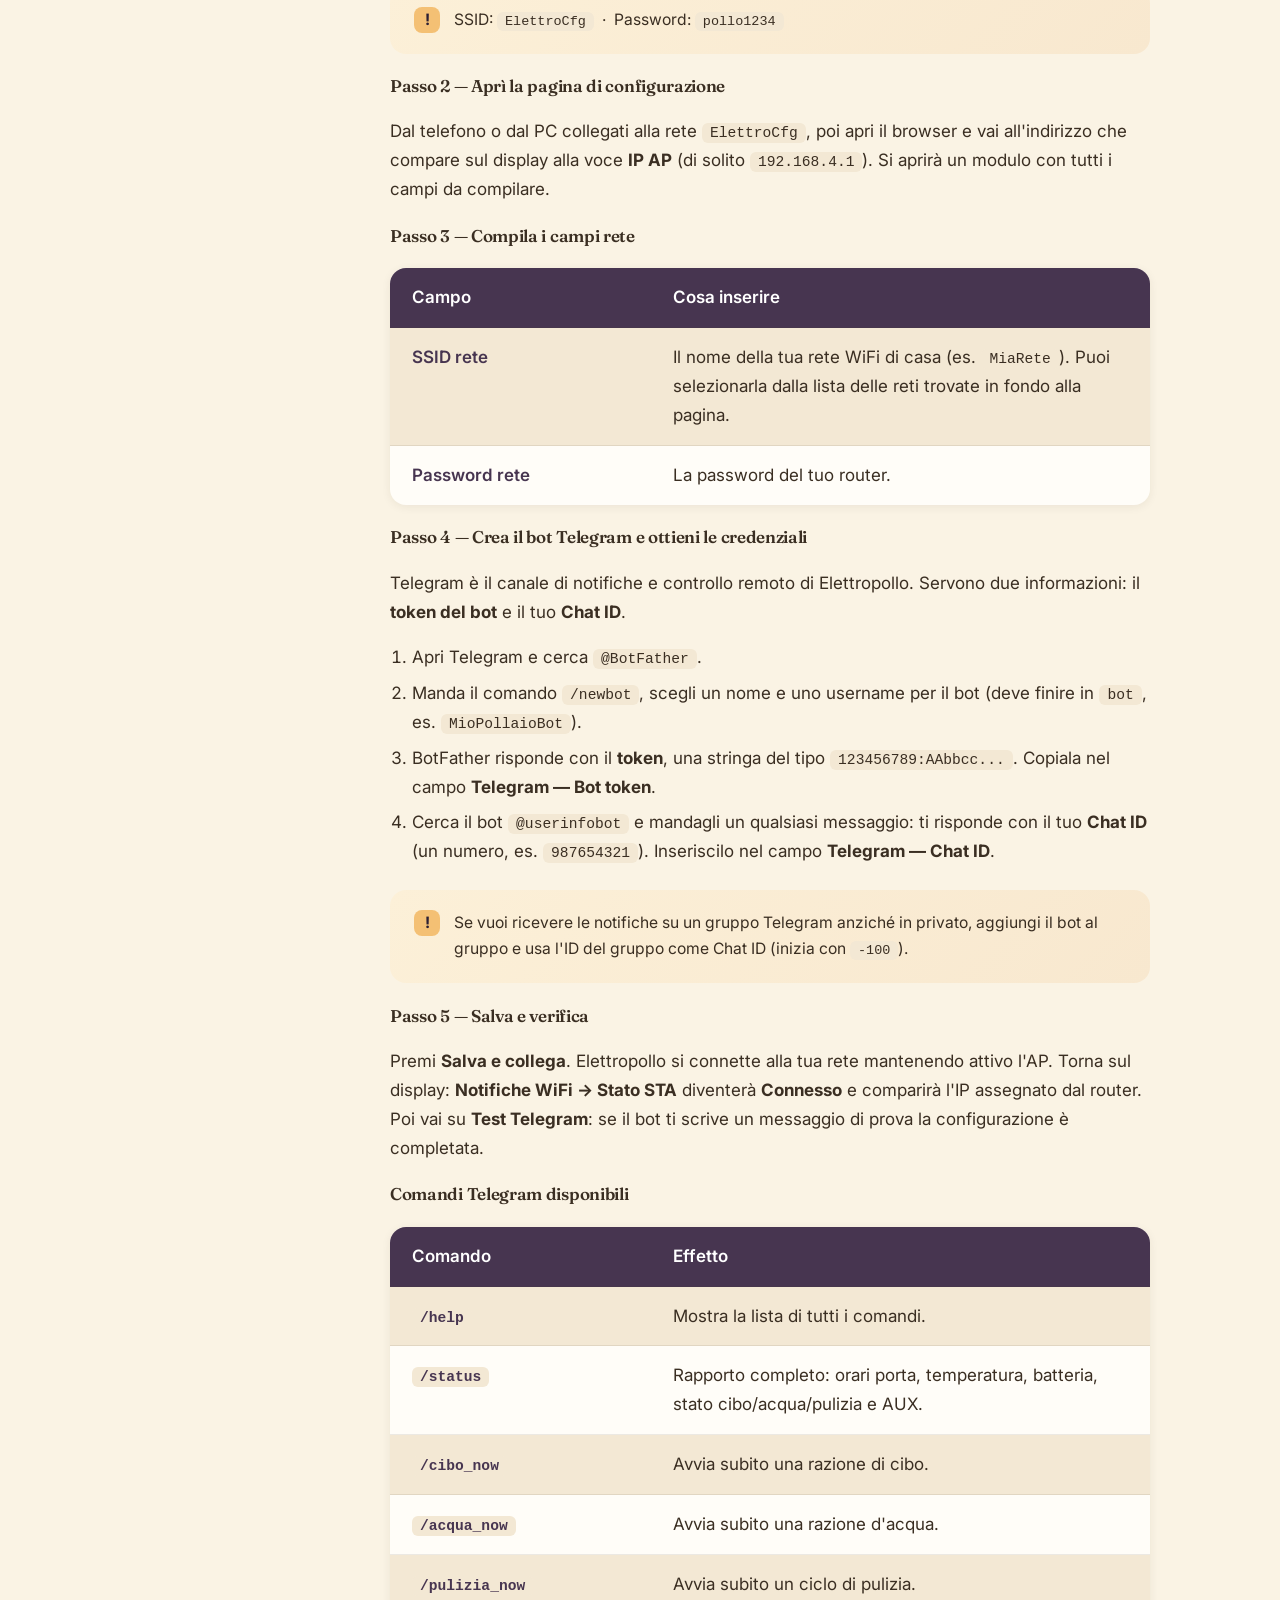
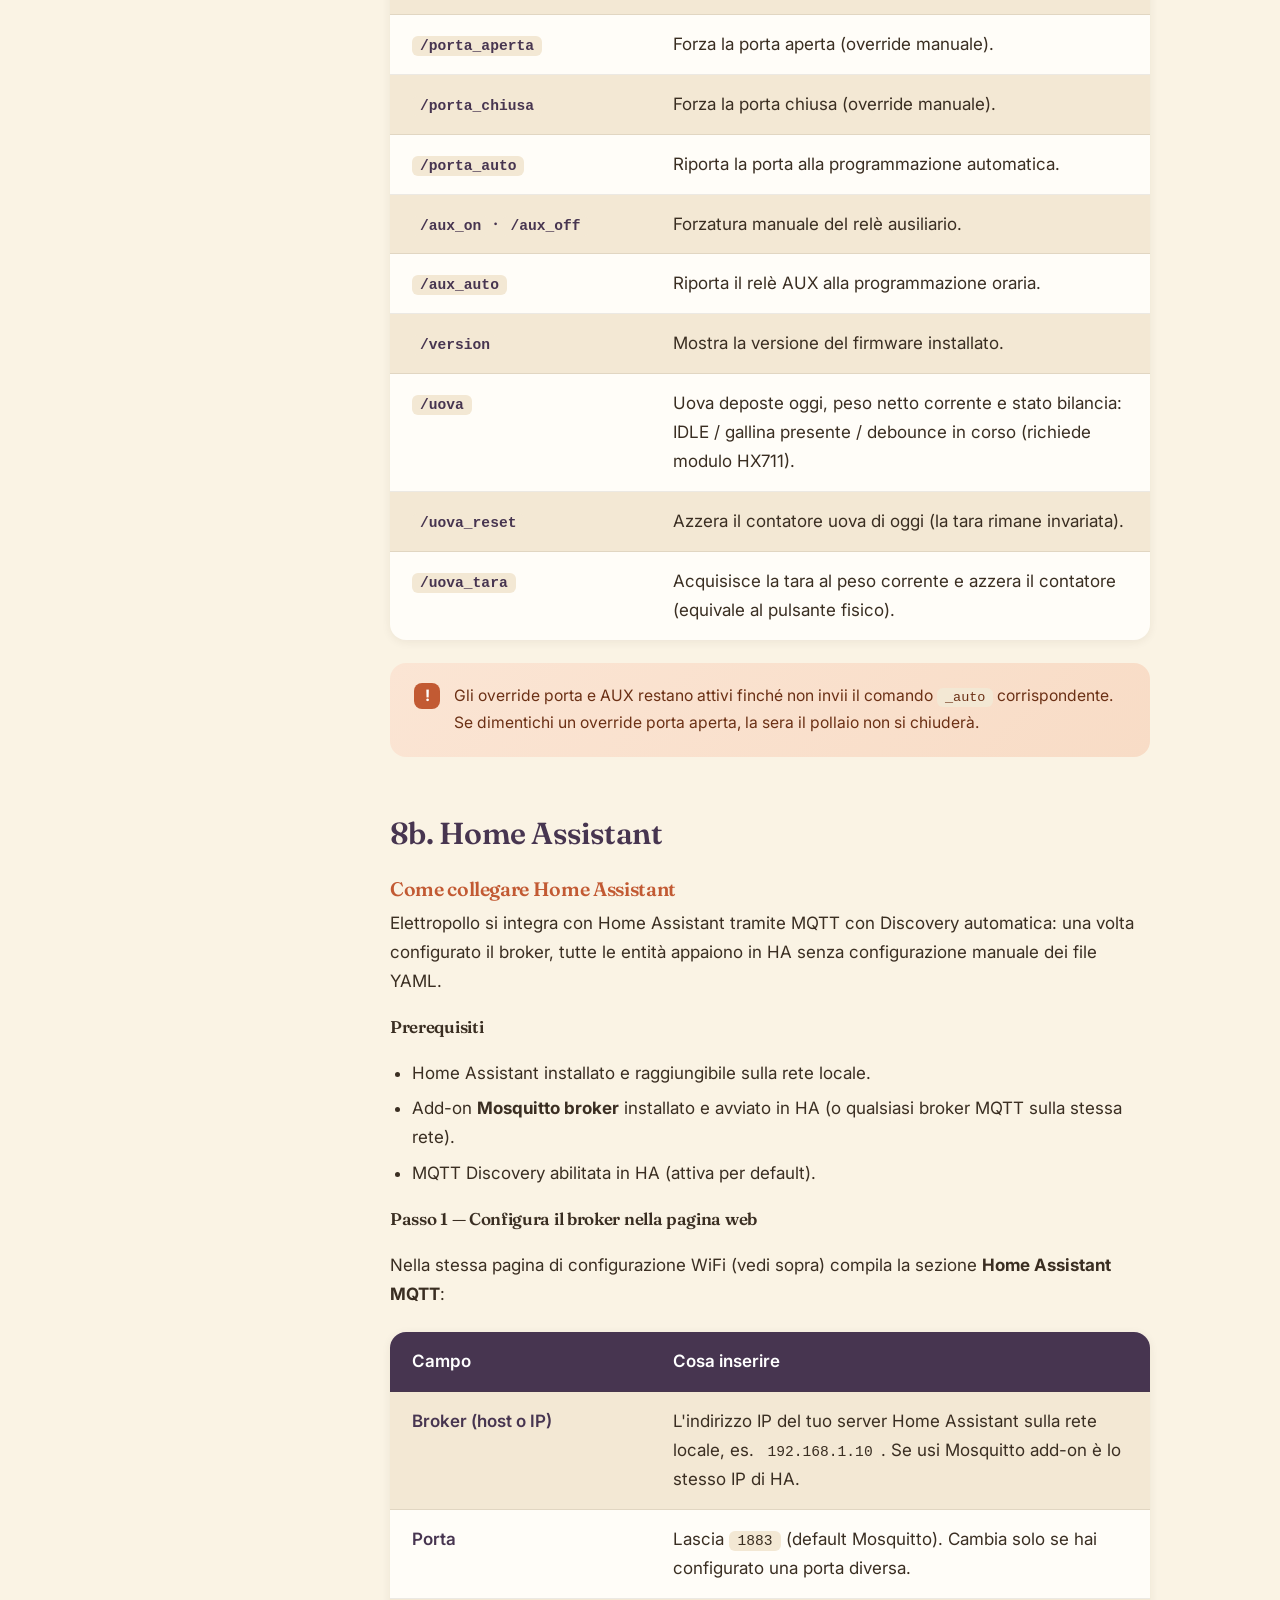
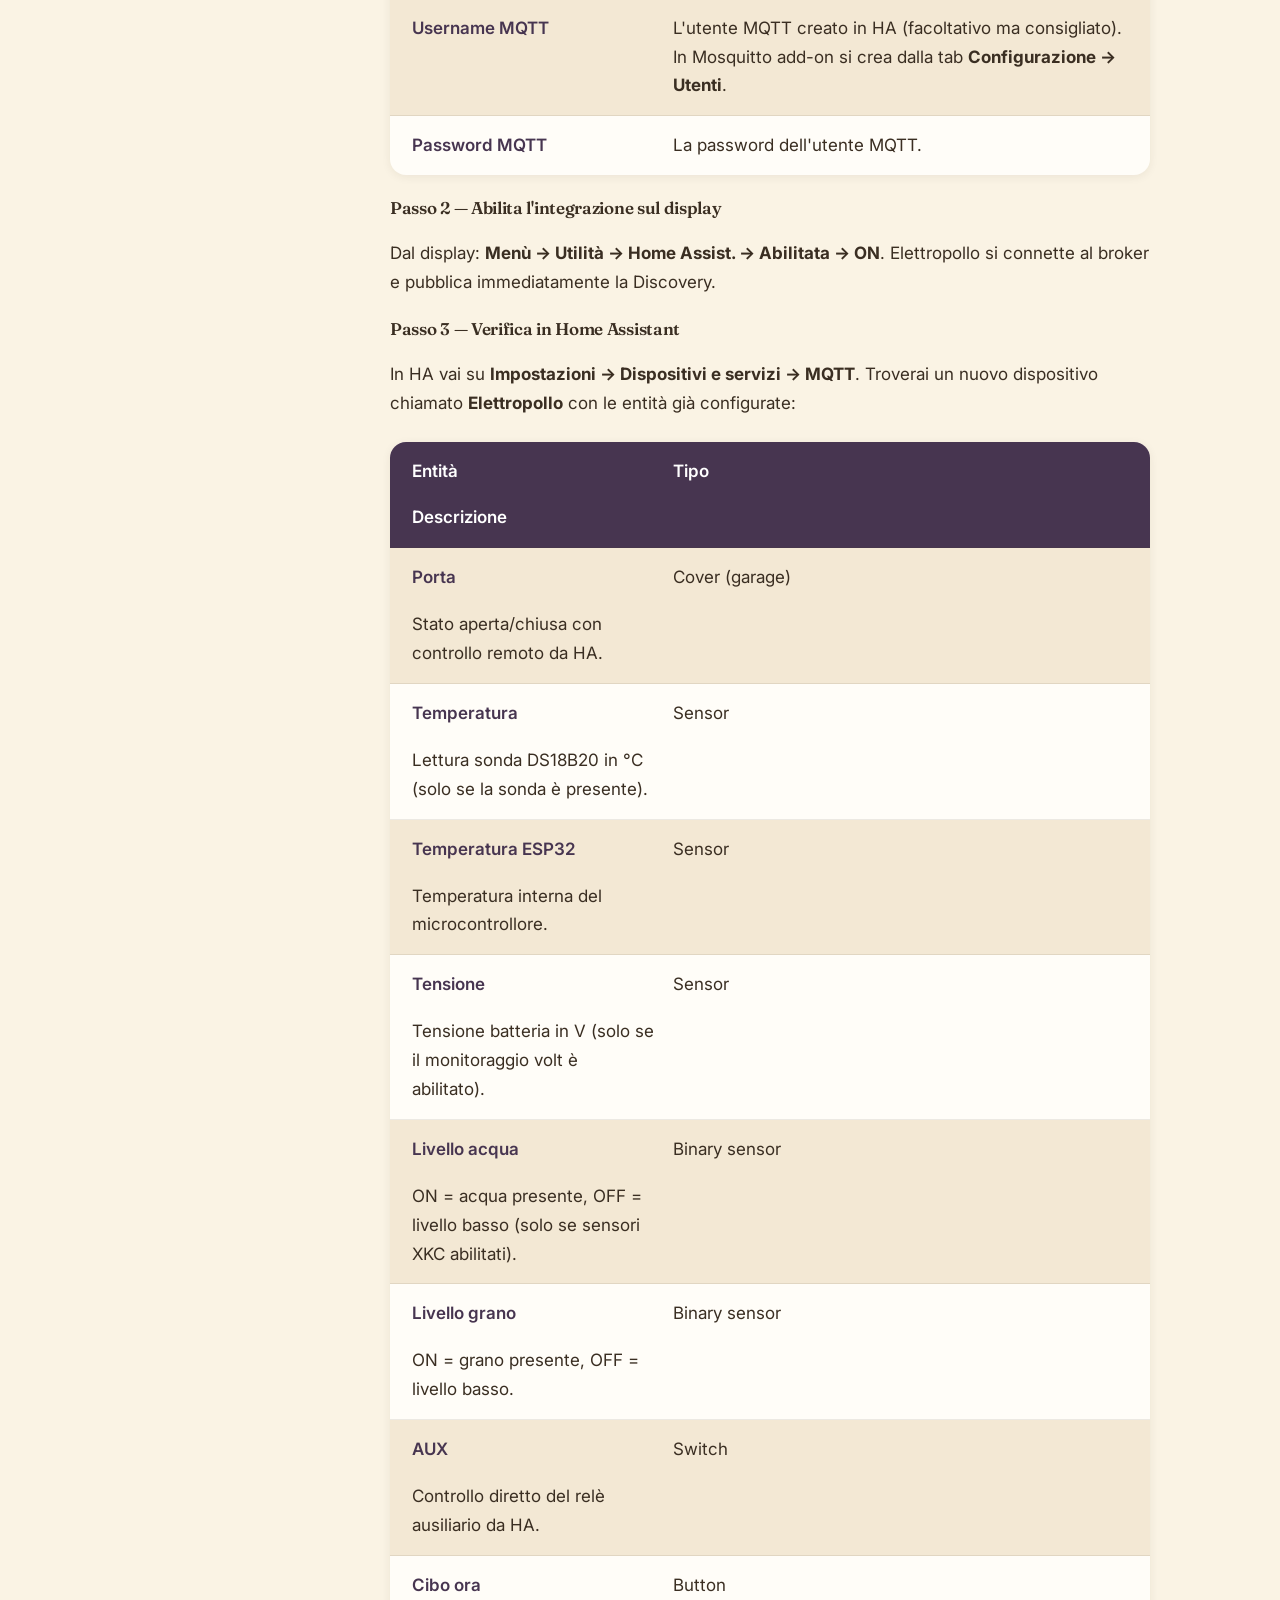
<file: manuale.html>
<!DOCTYPE html>
<html lang="it">
<head>
<meta charset="utf-8">
<meta name="viewport" content="width=device-width, initial-scale=1">
<title>Manuale utente — Elettropollo</title>
<meta name="description" content="Manuale utente di Elettropollo. Primi passi, porta, cibo e acqua, sensori di livello, pulizia, WiFi e Telegram, scheda tecnica. Firmware v2.1.">
<link rel="preconnect" href="https://fonts.googleapis.com">
<link rel="preconnect" href="https://fonts.gstatic.com" crossorigin>
<link href="https://fonts.googleapis.com/css2?family=Fraunces:opsz,wght@9..144,400;9..144,500;9..144,600;9..144,700&family=Inter:wght@400;500;600;700&display=swap" rel="stylesheet">
<link rel="stylesheet" href="style.css">
</head>
<body>
<header class="nav" id="nav"><div class="inner"></div><div class="wrap"><a class="brand" href="index.html"><svg viewBox="0 0 440 636" class="beetle" aria-hidden="true"><path d="M233.0,599.5 L210.0,599.5 L204.0,597.5 L191.0,590.5 L172.5,572.0 L158.5,550.0 L148.5,525.0 L138.0,478.5 L108.0,478.5 L106.5,480.0 L106.5,589.0 L105.0,590.5 L103.5,589.0 L103.5,476.0 L105.0,474.5 L137.0,474.5 L138.5,473.0 L137.5,446.0 L136.0,444.5 L105.0,444.5 L65.0,458.5 L58.5,458.0 L60.0,455.5 L105.0,440.5 L136.0,440.5 L137.5,439.0 L139.5,413.0 L138.0,406.5 L103.5,406.0 L103.5,292.0 L106.5,292.0 L106.5,402.0 L108.0,403.5 L139.0,403.5 L141.5,401.0 L141.5,393.0 L151.5,359.0 L160.5,339.0 L168.5,327.0 L157.0,317.5 L147.5,306.0 L141.5,295.0 L136.5,278.0 L136.5,252.0 L143.5,232.0 L139.5,218.0 L141.5,146.0 L148.5,112.0 L155.5,91.0 L165.5,71.0 L176.5,55.0 L195.0,38.5 L198.5,41.0 L187.5,62.0 L177.5,89.0 L179.0,92.5 L187.5,96.0 L189.5,102.0 L176.5,115.0 L168.5,136.0 L168.5,160.0 L175.5,181.0 L188.0,198.5 L255.0,198.5 L269.5,178.0 L274.5,163.0 L274.5,133.0 L266.5,114.0 L257.5,107.0 L254.5,102.0 L254.5,98.0 L266.5,90.0 L254.5,59.0 L245.5,42.0 L245.5,40.0 L249.0,38.5 L268.5,57.0 L281.5,77.0 L293.5,107.0 L300.5,137.0 L303.5,162.0 L303.5,224.0 L300.5,233.0 L305.5,244.0 L307.5,255.0 L307.5,275.0 L305.5,286.0 L295.5,307.0 L275.5,328.0 L291.5,357.0 L304.0,403.5 L337.0,403.5 L338.5,402.0 L338.5,293.0 L340.0,291.5 L342.5,293.0 L342.5,404.0 L338.0,407.5 L305.0,406.5 L303.5,411.0 L305.5,415.0 L305.5,436.0 L308.0,440.5 L339.0,440.5 L384.5,457.0 L384.0,459.5 L378.0,458.5 L339.0,444.5 L308.0,444.5 L306.5,446.0 L305.5,473.0 L307.0,474.5 L339.0,474.5 L340.5,477.0 L340.5,587.0 L339.0,590.5 L336.5,586.0 L337.5,481.0 L335.0,478.5 L306.0,478.5 L303.5,481.0 L298.5,514.0 L291.5,535.0 L279.5,560.0 L261.0,583.5 L249.0,592.5 L233.0,599.5 Z M274.5,322.0 L280.0,318.5 L294.5,302.0 L304.5,274.0 L304.5,257.0 L296.5,232.0 L300.5,221.0 L300.5,167.0 L297.5,139.0 L290.5,109.0 L274.5,72.0 L266.5,60.0 L255.0,48.5 L253.5,50.0 L270.5,92.0 L268.0,95.5 L261.0,96.5 L258.5,99.0 L258.5,103.0 L267.0,109.5 L272.5,117.0 L279.5,143.0 L279.5,154.0 L274.5,175.0 L257.0,202.5 L187.0,202.5 L179.5,194.0 L169.5,176.0 L165.5,164.0 L164.5,140.0 L165.5,132.0 L172.5,115.0 L185.5,101.0 L184.0,97.5 L174.0,94.5 L173.5,92.0 L179.5,73.0 L190.5,49.0 L189.0,47.5 L175.5,62.0 L163.5,82.0 L149.5,122.0 L142.5,171.0 L142.5,217.0 L147.5,231.0 L139.5,255.0 L139.5,275.0 L142.5,288.0 L151.5,306.0 L168.0,321.5 L269.0,320.5 L271.0,322.5 L274.5,322.0 Z M221.5,596.0 L223.5,409.0 L222.0,407.5 L144.0,406.5 L140.5,439.0 L142.5,484.0 L149.5,517.0 L156.5,537.0 L172.5,566.0 L188.0,583.5 L206.0,594.5 L212.0,596.5 L221.5,596.0 Z M231.5,596.0 L248.0,589.5 L267.5,571.0 L280.5,551.0 L290.5,528.0 L297.5,504.0 L302.5,469.0 L302.5,422.0 L299.0,407.5 L226.0,407.5 L224.5,409.0 L225.5,595.0 L231.5,596.0 Z M298.5,403.0 L297.5,389.0 L290.5,364.0 L278.5,338.0 L269.0,323.5 L175.0,323.5 L158.5,351.0 L144.5,397.0 L146.0,403.5 L298.5,403.0 Z" fill="none" stroke="currentColor" stroke-width="6" stroke-linejoin="round" stroke-linecap="round"/></svg> Elettropollo</a><button class="menu-btn" id="menuBtn" aria-label="Menu" aria-expanded="false"><span></span><span></span><span></span></button><nav><a href="index.html">Home</a><a href="funzioni.html">Funzioni</a><a href="storia.html">Storia</a><a href="news.html">News</a><a href="manuale.html" class="active">Manuale</a><a href="contatti.html">Contatti</a></nav></div></header>
<section class="sky-sec" style="padding-top:150px"><div class="sky"><div class="grad-sky"></div><div class="sun"></div><div class="cloud c1"><svg xmlns="http://www.w3.org/2000/svg" viewBox="0 0 200 70" preserveAspectRatio="none"><path d="M20 55 Q5 55 5 42 Q5 30 20 30 Q22 14 40 16 Q48 4 64 10 Q78 2 90 14 Q108 8 112 24 Q130 20 132 36 Q148 36 148 50 Q148 58 134 58 Z" fill="currentColor"/></svg></div><div class="cloud c2"><svg xmlns="http://www.w3.org/2000/svg" viewBox="0 0 200 70" preserveAspectRatio="none"><path d="M20 55 Q5 55 5 42 Q5 30 20 30 Q22 14 40 16 Q48 4 64 10 Q78 2 90 14 Q108 8 112 24 Q130 20 132 36 Q148 36 148 50 Q148 58 134 58 Z" fill="currentColor"/></svg></div><div class="cloud c3"><svg xmlns="http://www.w3.org/2000/svg" viewBox="0 0 200 70" preserveAspectRatio="none"><path d="M20 55 Q5 55 5 42 Q5 30 20 30 Q22 14 40 16 Q48 4 64 10 Q78 2 90 14 Q108 8 112 24 Q130 20 132 36 Q148 36 148 50 Q148 58 134 58 Z" fill="currentColor"/></svg></div><div class="hills"><div class="hill h1"></div><div class="hill h2"></div><div class="hill h3"></div></div></div><div class="ground"><span class="hen" style="left:12%;bottom:10px;width:46px"><svg xmlns="http://www.w3.org/2000/svg" viewBox="0 0 60 60"><g fill="currentColor"><ellipse cx="26" cy="40" rx="18" ry="14"/><path d="M10 38 L2 30 L14 36 Z"/><circle cx="42" cy="30" r="8"/><path d="M40 22 q2-5 5-3 q-1 3-2 4 Z"/><path d="M43 21 q2-5 6-2 q-2 3-3 4 Z"/><path d="M49 30 l7-1 l-6 4 Z"/><rect x="20" y="52" width="2.4" height="8"/><rect x="30" y="52" width="2.4" height="8"/></g></svg></span><span class="hen" style="left:78%;bottom:10px;width:40px"><svg xmlns="http://www.w3.org/2000/svg" viewBox="0 0 64 64"><g fill="currentColor"><ellipse cx="28" cy="42" rx="19" ry="15"/><path d="M9 40 L1 28 L13 37 Z"/><circle cx="46" cy="30" r="9"/><path d="M42 19 q3-7 6-4 q-1 4-2 6 Z"/><path d="M46 18 q3-8 7-4 q-2 4-3 6 Z"/><path d="M50 20 q3-6 7-2 q-2 3-4 5 Z"/><path d="M54 31 l8-1 l-7 5 Z"/><path d="M44 38 q-3 4-1 6 q3-1 3-4 Z"/><rect x="22" y="55" width="2.6" height="9"/><rect x="33" y="55" width="2.6" height="9"/></g></svg></span></div><div class="wrap"><div class="section-head reveal"><span class="eyebrow">Manuale utente &middot; firmware v2.2</span><h2>Tutto quello<br>che c'&egrave; da sapere</h2><p>Consultalo qui sotto o scaricalo in PDF per averlo sempre con te, anche offline.</p></div></div></section>
<section><div class="wrap"><div class="man-layout"><div class="toc"><h4>Indice</h4><a href="#c1">1. Primi passi</a><a href="#c2">2. La centralina</a><a href="#c3">3. La porta</a><a href="#c4">4. Cibo e acqua</a><a href="#c5">5. Livelli</a><a href="#c6">6. Pulizia</a><a href="#c_man">7b. Manuale</a><a href="#c_sis">7c. Sistema</a><a href="#c_uti">7d. Utilità</a><a href="#c_bilancia">7e. Bilancia uova</a><a href="#c7">7. Antigelo e campana</a><a href="#c8">8. WiFi e Telegram</a><a href="#c_ha">8b. Home Assistant</a><a href="#c9">9. Batteria</a><a href="#c10">10. Problemi</a><a href="#c11">11. Scheda tecnica</a></div><div class="man"><div class="pdfbar reveal"><div class="t">Preferisci il PDF?</div><a class="btn btn-dark" href="assets/Elettropollo_Manuale_Utente.pdf">Scarica il manuale (PDF)</a></div><h2 id="c1">1. Primi passi rapidi</h2><p>Bastano dieci minuti per accendere Elettropollo e vederlo funzionare. Cinque passi:</p><ol><li><b>Imposta l'orologio</b> &mdash; Men&ugrave; &rarr; Orologio.</li><li><b>Inserisci le coordinate GPS</b> &mdash; Sistema &rarr; Lat e Lon (con UTC&nbsp;+1 e DST).</li><li><b>Programma un orario cibo</b> &mdash; Cibo &rarr; Slot 1: Ora e Durata.</li><li><b>Connetti WiFi + Telegram</b> &mdash; Utilita &rarr; Notifiche WiFi &rarr; Config AP.</li><li><b>Manda <code>/status</code></b> &mdash; se il bot risponde, sei operativo.</li></ol><div class="callout tip"><div class="cic">!</div><div>Un orario a <code>--:--</code> o una durata a 0 disattivano lo slot.</div></div><h2 id="c2">2. Conosci la centralina</h2><p>Tutto si regola con tre comandi e il display TFT a colori 2,4&Prime;:</p><div class="dtable"><div class="r"><div class="c">Comando</div><div class="c">Cosa fa</div></div><div class="r"><div class="c">Manopola</div><div class="c">Ruota per scorrere o cambiare un valore; premi per confermare.</div></div><div class="r"><div class="c">Tasto BACK</div><div class="c">Torna indietro o annulla la modifica.</div></div><div class="r"><div class="c">Manopola — Ritardo chiusura</div><div class="c">Da menu <b>Porta &rarr; Rit chiusura</b>: ruota l'encoder per impostare il ritardo di chiusura serale (0&ndash;90 minuti), poi premi per confermare. Utile in modalit&agrave; astronomica per attendere che le galline rientrino dopo il tramonto.</div></div></div><h3>Schermata di avvio</h3><p>All'accensione compare la splash screen con il logo, la versione firmware e una barra di avanzamento che segnala l'inizializzazione del sistema.</p><div class="screen-gallery"><figure class="screen-item"><svg width="160" height="213" viewBox="0 0 240 320" xmlns="http://www.w3.org/2000/svg" aria-label="Schermata di avvio Elettropollo"><rect width="240" height="130" fill="#461E5A"/><rect y="0" width="240" height="11" fill="#461E5A"/><rect y="11" width="240" height="11" fill="#4E2260"/><rect y="22" width="240" height="11" fill="#5A2A68"/><rect y="33" width="240" height="11" fill="#663266"/><rect y="44" width="240" height="11" fill="#763A60"/><rect y="55" width="240" height="11" fill="#864250"/><rect y="66" width="240" height="11" fill="#96503C"/><rect y="77" width="240" height="11" fill="#A65E2A"/><rect y="88" width="240" height="11" fill="#B46818"/><rect y="99" width="240" height="11" fill="#C07010"/><rect y="110" width="240" height="210" fill="#1C1008"/><circle cx="120" cy="65" r="24" fill="#FDC200"/><circle cx="120" cy="65" r="19" fill="#FFEC00"/><rect x="148" y="92" width="62" height="50" fill="#1C1008"/><polygon points="148,92 210,92 179,70" fill="#1C1008"/><rect x="162" y="104" width="12" height="14" fill="#7B3F00"/><rect x="172" y="84" width="10" height="6" fill="#C1692A"/><circle cx="28" cy="112" r="7" fill="#1C1008"/><ellipse cx="30" cy="120" rx="10" ry="7" fill="#1C1008"/><circle cx="62" cy="114" r="6" fill="#1C1008"/><ellipse cx="64" cy="121" rx="9" ry="6" fill="#1C1008"/><text x="120" y="162" text-anchor="middle" font-family="sans-serif" font-weight="bold" font-size="17" fill="#FEB6A0">ELETTROPOLLO</text><text x="120" y="183" text-anchor="middle" font-family="sans-serif" font-size="12" fill="#C1692A">La domotica del pollaio</text><text x="120" y="199" text-anchor="middle" font-family="sans-serif" font-size="11" fill="#6B6050">firmware v1.4.2</text><line x1="10" y1="218" x2="230" y2="218" stroke="#7B3F00" stroke-width="1"/><text x="10" y="232" font-family="sans-serif" font-size="11" fill="#6B6050">Avvio sistema...</text><rect x="10" y="248" width="18" height="10" rx="3" fill="#C1692A"/><rect x="32" y="248" width="18" height="10" rx="3" fill="#C1692A"/><rect x="54" y="248" width="18" height="10" rx="3" fill="#C1692A"/><rect x="76" y="248" width="18" height="10" rx="3" fill="#C1692A"/><rect x="98" y="248" width="18" height="10" rx="3" fill="#C1692A"/><rect x="120" y="248" width="18" height="10" rx="3" fill="#C1692A"/><rect x="142" y="248" width="18" height="10" rx="3" fill="#3A2210"/><rect x="164" y="248" width="18" height="10" rx="3" fill="#3A2210"/><rect x="186" y="248" width="18" height="10" rx="3" fill="#3A2210"/><rect x="208" y="248" width="18" height="10" rx="3" fill="#3A2210"/><rect x="10" y="248" width="18" height="10" rx="3" fill="none" stroke="#6B4020" stroke-width="1"/><rect x="32" y="248" width="18" height="10" rx="3" fill="none" stroke="#6B4020" stroke-width="1"/><rect x="54" y="248" width="18" height="10" rx="3" fill="none" stroke="#6B4020" stroke-width="1"/><rect x="76" y="248" width="18" height="10" rx="3" fill="none" stroke="#6B4020" stroke-width="1"/><rect x="98" y="248" width="18" height="10" rx="3" fill="none" stroke="#6B4020" stroke-width="1"/><rect x="120" y="248" width="18" height="10" rx="3" fill="none" stroke="#6B4020" stroke-width="1"/><rect x="142" y="248" width="18" height="10" rx="3" fill="none" stroke="#6B4020" stroke-width="1"/><rect x="164" y="248" width="18" height="10" rx="3" fill="none" stroke="#6B4020" stroke-width="1"/><rect x="186" y="248" width="18" height="10" rx="3" fill="none" stroke="#6B4020" stroke-width="1"/><rect x="208" y="248" width="18" height="10" rx="3" fill="none" stroke="#6B4020" stroke-width="1"/><text x="120" y="300" text-anchor="middle" font-family="sans-serif" font-size="10" fill="#4A3020">vergustechnologies</text><text x="120" y="312" text-anchor="middle" font-family="sans-serif" font-size="10" fill="#4A3020">@proton.me</text></svg><figcaption>Schermata di avvio</figcaption></figure></div><h3>Schermata principale</h3><p>La schermata principale &egrave; divisa in quattro aree: stato della porta (verde&thinsp;=&thinsp;aperta, rosso&thinsp;=&thinsp;chiusa), orari di alba e tramonto, temperatura e tensione batteria, prossime erogazioni di cibo/acqua/pulizia e stato del rel&egrave; ausiliario. L'interfaccia &egrave; disponibile in italiano e tedesco.</p><div class="screen-gallery"><figure class="screen-item"><svg width="160" height="213" viewBox="0 0 240 320" xmlns="http://www.w3.org/2000/svg" aria-label="Schermata principale con porta aperta"><rect width="240" height="320" fill="#1C1008"/><rect width="240" height="28" fill="#7B3F00"/><text x="10" y="19" font-family="sans-serif" font-weight="bold" font-size="13" fill="#FEB6A0">ELETTROPOLLO</text><circle cx="218" cy="14" r="4" fill="#670C20"/><text x="230" y="19" text-anchor="end" font-family="sans-serif" font-size="11" fill="#C0A080">06:42</text><rect x="10" y="32" width="220" height="68" rx="4" fill="#0C0118" stroke="#364620" stroke-width="1"/><text x="20" y="46" font-family="sans-serif" font-size="10" fill="#E48A50">PORTA</text><text x="218" y="46" text-anchor="end" font-family="sans-serif" font-weight="bold" font-size="11" fill="#C39E80">chiude 20:45</text><text x="20" y="66" font-family="sans-serif" font-weight="bold" font-size="15" fill="#670C20">PORTA APERTA</text><ellipse cx="22" cy="90" rx="6" ry="2" stroke="#C4CB90" stroke-width="1" fill="none"/><circle cx="22" cy="90" r="3" fill="#0C0118"/><circle cx="22" cy="90" r="3" fill="#C4CB90"/><text x="28" y="94" font-family="sans-serif" font-size="10" fill="#C4CB90">Modo astronomico</text><rect x="10" y="104" width="108" height="44" rx="4" fill="#3A2210" stroke="#6B4020" stroke-width="1"/><text x="18" y="118" font-family="sans-serif" font-size="10" fill="#E48A50">ALBA</text><text x="18" y="138" font-family="sans-serif" font-weight="bold" font-size="15" fill="#FDC200">05:18</text><rect x="122" y="104" width="108" height="44" rx="4" fill="#3A2210" stroke="#6B4020" stroke-width="1"/><text x="130" y="118" font-family="sans-serif" font-size="10" fill="#E48A50">TRAMONTO</text><text x="130" y="138" font-family="sans-serif" font-weight="bold" font-size="15" fill="#C39E80">20:51</text><rect x="10" y="152" width="108" height="52" rx="4" fill="#3A2210" stroke="#6B4020" stroke-width="1"/><text x="18" y="166" font-family="sans-serif" font-size="10" fill="#E48A50">TEMP.</text><text x="18" y="187" font-family="sans-serif" font-weight="bold" font-size="15" fill="#659E80">22.4&#xB0;C</text><rect x="122" y="152" width="108" height="52" rx="4" fill="#3A2210" stroke="#6B4020" stroke-width="1"/><text x="132" y="166" font-family="sans-serif" font-size="10" fill="#E48A50">BATTERIA</text><text x="132" y="184" font-family="sans-serif" font-weight="bold" font-size="13" fill="#670C20">12.6V</text><rect x="132" y="192" width="88" height="7" rx="2" fill="#6B4020"/><rect x="132" y="192" width="72" height="7" rx="2" fill="#670C20"/><rect x="10" y="208" width="220" height="100" rx="4" fill="#3A2210" stroke="#6B4020" stroke-width="1"/><text x="18" y="222" font-family="sans-serif" font-size="9" fill="#E48A50">PROSSIME EROGAZIONI</text><text x="18" y="240" font-family="sans-serif" font-size="10" fill="#C4CB90">Cibo</text><text x="18" y="255" font-family="sans-serif" font-weight="bold" font-size="12" fill="#FDC200">07:30</text><text x="91" y="240" font-family="sans-serif" font-size="10" fill="#C4CB90">Acqua</text><text x="91" y="255" font-family="sans-serif" font-weight="bold" font-size="12" fill="#659E80">08:00</text><text x="164" y="240" font-family="sans-serif" font-size="10" fill="#C4CB90">Pulizia</text><text x="164" y="255" font-family="sans-serif" font-weight="bold" font-size="12" fill="#DDDCC0">--:--</text><line x1="16" y1="265" x2="224" y2="265" stroke="#6B4020" stroke-width="1"/><text x="18" y="280" font-family="sans-serif" font-size="10" fill="#E48A50">AUX</text><text x="48" y="280" font-family="sans-serif" font-weight="bold" font-size="11" fill="#670C20">ON</text><text x="18" y="295" font-family="sans-serif" font-size="10" fill="#C4CB90">poi OFF 22:00</text></svg><figcaption>Porta aperta &mdash; modo astronomico</figcaption></figure><figure class="screen-item"><svg width="160" height="213" viewBox="0 0 240 320" xmlns="http://www.w3.org/2000/svg" aria-label="Schermata principale con porta chiusa"><rect width="240" height="320" fill="#1C1008"/><rect width="240" height="28" fill="#7B3F00"/><text x="10" y="19" font-family="sans-serif" font-weight="bold" font-size="13" fill="#FEB6A0">ELETTROPOLLO</text><circle cx="218" cy="14" r="4" fill="#5F5E5A"/><text x="230" y="19" text-anchor="end" font-family="sans-serif" font-size="11" fill="#C0A080">22:15</text><rect x="10" y="32" width="220" height="68" rx="4" fill="#180000" stroke="#B20420" stroke-width="1"/><text x="20" y="46" font-family="sans-serif" font-size="10" fill="#E48A50">PORTA</text><text x="218" y="46" text-anchor="end" font-family="sans-serif" font-weight="bold" font-size="11" fill="#C39E80">apre 05:18</text><text x="20" y="66" font-family="sans-serif" font-weight="bold" font-size="15" fill="#FB8820">PORTA CHIUSA</text><circle cx="19" cy="90" r="2" fill="#C4CB90"/><rect x="17" y="86" width="4" height="6" fill="#C4CB90"/><line x1="15" y1="84" x2="23" y2="84" stroke="#C4CB90" stroke-width="1"/><text x="28" y="94" font-family="sans-serif" font-size="10" fill="#C4CB90">Orari manuali</text><rect x="10" y="104" width="108" height="44" rx="4" fill="#3A2210" stroke="#6B4020" stroke-width="1"/><text x="18" y="118" font-family="sans-serif" font-size="10" fill="#E48A50">ALBA</text><text x="18" y="138" font-family="sans-serif" font-weight="bold" font-size="15" fill="#FDC200">06:30</text><rect x="122" y="104" width="108" height="44" rx="4" fill="#3A2210" stroke="#6B4020" stroke-width="1"/><text x="130" y="118" font-family="sans-serif" font-size="10" fill="#E48A50">TRAMONTO</text><text x="130" y="138" font-family="sans-serif" font-weight="bold" font-size="15" fill="#C39E80">20:10</text><rect x="10" y="152" width="108" height="52" rx="4" fill="#3A2210" stroke="#6B4020" stroke-width="1"/><text x="18" y="166" font-family="sans-serif" font-size="10" fill="#E48A50">TEMP.</text><text x="18" y="187" font-family="sans-serif" font-weight="bold" font-size="15" fill="#659E80">8.1&#xB0;C</text><rect x="122" y="152" width="108" height="52" rx="4" fill="#3A2210" stroke="#6B4020" stroke-width="1"/><text x="132" y="166" font-family="sans-serif" font-size="10" fill="#E48A50">BATTERIA</text><text x="132" y="184" font-family="sans-serif" font-weight="bold" font-size="13" fill="#FB8820">11.1V</text><rect x="132" y="192" width="88" height="7" rx="2" fill="#6B4020"/><rect x="132" y="192" width="22" height="7" rx="2" fill="#FB8820"/><rect x="10" y="208" width="220" height="100" rx="4" fill="#3A2210" stroke="#6B4020" stroke-width="1"/><text x="18" y="222" font-family="sans-serif" font-size="9" fill="#E48A50">PROSSIME EROGAZIONI</text><text x="18" y="240" font-family="sans-serif" font-size="10" fill="#C4CB90">Cibo</text><text x="18" y="255" font-family="sans-serif" font-weight="bold" font-size="12" fill="#FDC200">07:30</text><text x="91" y="240" font-family="sans-serif" font-size="10" fill="#C4CB90">Acqua</text><text x="91" y="255" font-family="sans-serif" font-weight="bold" font-size="12" fill="#659E80">07:45</text><text x="164" y="240" font-family="sans-serif" font-size="10" fill="#C4CB90">Pulizia</text><text x="164" y="255" font-family="sans-serif" font-weight="bold" font-size="12" fill="#DDDCC0">09:00</text><line x1="16" y1="265" x2="224" y2="265" stroke="#6B4020" stroke-width="1"/><text x="18" y="280" font-family="sans-serif" font-size="10" fill="#E48A50">AUX</text><text x="48" y="280" font-family="sans-serif" font-weight="bold" font-size="11" fill="#FB8820">OFF</text><text x="18" y="295" font-family="sans-serif" font-size="10" fill="#C4CB90">poi ON 08:30</text></svg><figcaption>Porta chiusa &mdash; WiFi assente, batteria bassa</figcaption></figure></div><h3>Navigazione menu</h3><p>Dalla schermata principale premi la manopola per aprire il men&ugrave;. Le voci sono disposte in righe scorribili con la scrollbar a destra; la riga selezionata &egrave; evidenziata in viola con la striscia arancione a sinistra. Ogni voce mostra il valore corrente sotto al nome. Premi di nuovo per entrare, tasto BACK per uscire.</p><div class="screen-gallery"><figure class="screen-item"><svg width="160" height="213" viewBox="0 0 240 320" xmlns="http://www.w3.org/2000/svg" aria-label="Menu principale"><rect width="240" height="320" fill="#1C1008"/><rect width="240" height="28" fill="#7B3F00"/><text x="10" y="19" font-family="sans-serif" font-weight="bold" font-size="13" fill="#FEB6A0">Men&#xF9;</text><rect x="236" y="28" width="4" height="292" fill="#2C1A08"/><rect x="236" y="28" width="4" height="175" fill="#C1692A"/><rect x="0" y="28" width="236" height="39" fill="#7B3F00"/><rect x="0" y="28" width="3" height="39" fill="#C1692A"/><rect x="9" y="38" width="12" height="14" rx="1" stroke="#C1692A" stroke-width="1.5" fill="none"/><circle cx="18" cy="45" r="2" fill="#C1692A"/><text x="30" y="40" font-family="sans-serif" font-weight="bold" font-size="12" fill="#FEB6A0">Porta</text><text x="30" y="56" font-family="sans-serif" font-size="10" fill="#FDC200">05:18 / 20:51</text><text x="232" y="50" text-anchor="end" font-family="sans-serif" font-weight="bold" font-size="13" fill="#C1692A">&#x203A;</text><rect x="0" y="67" width="236" height="39" fill="#1C1008"/><ellipse cx="15" cy="82" rx="7" ry="3" stroke="#C1692A" stroke-width="1.5" fill="none"/><line x1="8" y1="79" x2="22" y2="79" stroke="#C1692A" stroke-width="1.5"/><text x="30" y="80" font-family="sans-serif" font-weight="bold" font-size="12" fill="#F5E2C0">Cibo</text><text x="30" y="96" font-family="sans-serif" font-size="10" fill="#C4CB90">07:30 &middot; 8 slot</text><text x="232" y="89" text-anchor="end" font-family="sans-serif" font-size="13" fill="#C1692A">&#x203A;</text><line x1="26" y1="106" x2="236" y2="106" stroke="#6B4020" stroke-width="1"/><rect x="0" y="107" width="236" height="39" fill="#2C1A08"/><text x="30" y="120" font-family="sans-serif" font-weight="bold" font-size="12" fill="#F5E2C0">Acqua</text><text x="30" y="136" font-family="sans-serif" font-size="10" fill="#C4CB90">08:00 &middot; 8 slot</text><text x="232" y="129" text-anchor="end" font-family="sans-serif" font-size="13" fill="#C1692A">&#x203A;</text><line x1="26" y1="146" x2="236" y2="146" stroke="#6B4020" stroke-width="1"/><rect x="0" y="147" width="236" height="39" fill="#1C1008"/><text x="30" y="160" font-family="sans-serif" font-weight="bold" font-size="12" fill="#F5E2C0">Pulizia</text><text x="30" y="176" font-family="sans-serif" font-size="10" fill="#C4CB90">--:-- &middot; disattivo</text><text x="232" y="169" text-anchor="end" font-family="sans-serif" font-size="13" fill="#C1692A">&#x203A;</text><line x1="26" y1="186" x2="236" y2="186" stroke="#6B4020" stroke-width="1"/><rect x="0" y="187" width="236" height="39" fill="#2C1A08"/><text x="30" y="200" font-family="sans-serif" font-weight="bold" font-size="12" fill="#F5E2C0">Termostato</text><text x="30" y="216" font-family="sans-serif" font-size="10" fill="#659E80">set 8.0&#xB0;C</text><text x="232" y="209" text-anchor="end" font-family="sans-serif" font-size="13" fill="#C1692A">&#x203A;</text><line x1="26" y1="226" x2="236" y2="226" stroke="#6B4020" stroke-width="1"/><rect x="0" y="227" width="236" height="39" fill="#1C1008"/><text x="30" y="240" font-family="sans-serif" font-weight="bold" font-size="12" fill="#F5E2C0">Orologio</text><text x="30" y="256" font-family="sans-serif" font-size="10" fill="#C4CB90">06:42 &nbsp; 23 Giu</text><line x1="26" y1="266" x2="236" y2="266" stroke="#6B4020" stroke-width="1"/><text x="233" y="318" text-anchor="end" font-family="sans-serif" font-size="10" fill="#E48A50">1/10</text></svg><figcaption>Men&ugrave; principale</figcaption></figure><figure class="screen-item"><svg width="160" height="213" viewBox="0 0 240 320" xmlns="http://www.w3.org/2000/svg" aria-label="Sottomenu Porta"><rect width="240" height="320" fill="#1C1008"/><rect width="240" height="28" fill="#7B3F00"/><text x="10" y="19" font-family="sans-serif" font-size="11" fill="#C1692A">&#x2039;</text><text x="22" y="19" font-family="sans-serif" font-weight="bold" font-size="13" fill="#FEB6A0">Porta</text><rect x="236" y="28" width="4" height="292" fill="#C1692A"/><rect x="0" y="28" width="236" height="39" fill="#7B3F00"/><rect x="0" y="28" width="3" height="39" fill="#C1692A"/><text x="30" y="40" font-family="sans-serif" font-weight="bold" font-size="12" fill="#FEB6A0">Apertura</text><text x="30" y="56" font-family="sans-serif" font-size="10" fill="#FDC200">05:18</text><rect x="0" y="67" width="236" height="39" fill="#1C1008"/><text x="30" y="80" font-family="sans-serif" font-weight="bold" font-size="12" fill="#F5E2C0">Chiusura</text><text x="30" y="96" font-family="sans-serif" font-size="10" fill="#C39E80">20:51</text><line x1="26" y1="106" x2="236" y2="106" stroke="#6B4020" stroke-width="1"/><rect x="0" y="107" width="236" height="39" fill="#2C1A08"/><text x="30" y="120" font-family="sans-serif" font-weight="bold" font-size="12" fill="#F5E2C0">Modalit&#xE0;</text><text x="30" y="136" font-family="sans-serif" font-size="10" fill="#C4CB90">Astro</text><line x1="26" y1="146" x2="236" y2="146" stroke="#6B4020" stroke-width="1"/><rect x="0" y="147" width="236" height="39" fill="#1C1008"/><text x="30" y="160" font-family="sans-serif" font-weight="bold" font-size="12" fill="#F5E2C0">Ritardo chiusura</text><text x="30" y="176" font-family="sans-serif" font-size="10" fill="#C4CB90">10 min</text><line x1="26" y1="186" x2="236" y2="186" stroke="#6B4020" stroke-width="1"/><rect x="0" y="187" width="236" height="39" fill="#2C1A08"/><text x="30" y="200" font-family="sans-serif" font-weight="bold" font-size="12" fill="#F5E2C0">Ora legale (DST)</text><text x="30" y="216" font-family="sans-serif" font-size="10" fill="#670C20">ON</text><line x1="26" y1="226" x2="236" y2="226" stroke="#6B4020" stroke-width="1"/><rect x="0" y="227" width="236" height="39" fill="#1C1008"/><text x="30" y="240" font-family="sans-serif" font-weight="bold" font-size="12" fill="#F5E2C0">Latitudine</text><text x="30" y="256" font-family="sans-serif" font-size="10" fill="#C4CB90">45.7845&#xB0;</text><line x1="26" y1="266" x2="236" y2="266" stroke="#6B4020" stroke-width="1"/><rect x="0" y="267" width="236" height="39" fill="#2C1A08"/><text x="30" y="280" font-family="sans-serif" font-weight="bold" font-size="12" fill="#F5E2C0">Longitudine</text><text x="30" y="296" font-family="sans-serif" font-size="10" fill="#C4CB90">8.4123&#xB0;</text><text x="233" y="318" text-anchor="end" font-family="sans-serif" font-size="10" fill="#E48A50">1/7</text></svg><figcaption>Sottomen&ugrave; Porta</figcaption></figure><figure class="screen-item"><svg width="160" height="213" viewBox="0 0 240 320" xmlns="http://www.w3.org/2000/svg" aria-label="Modifica orario apertura"><rect width="240" height="320" fill="#1C1008"/><rect width="240" height="28" fill="#7B3F00"/><text x="10" y="19" font-family="sans-serif" font-size="11" fill="#C1692A">&#x2039;</text><text x="22" y="19" font-family="sans-serif" font-weight="bold" font-size="13" fill="#FEB6A0">Apertura</text><text x="120" y="65" text-anchor="middle" font-family="sans-serif" font-size="11" fill="#E48A50">ORA APERTURA PORTA</text><rect x="28" y="90" width="72" height="72" rx="6" fill="#7B3F00" stroke="#C1692A" stroke-width="2"/><text x="64" y="146" text-anchor="middle" font-family="sans-serif" font-weight="bold" font-size="44" fill="#FDC200">05</text><text x="120" y="146" text-anchor="middle" font-family="sans-serif" font-weight="bold" font-size="44" fill="#6B4020">:</text><rect x="140" y="90" width="72" height="72" rx="6" fill="#2C1A08" stroke="#6B4020" stroke-width="1"/><text x="176" y="146" text-anchor="middle" font-family="sans-serif" font-weight="bold" font-size="44" fill="#888780">18</text><text x="64" y="84" text-anchor="middle" font-family="sans-serif" font-size="16" fill="#C1692A">&#x25B2;</text><text x="64" y="175" text-anchor="middle" font-family="sans-serif" font-size="16" fill="#C1692A">&#x25BC;</text><text x="176" y="84" text-anchor="middle" font-family="sans-serif" font-size="16" fill="#3A2210">&#x25B2;</text><text x="176" y="175" text-anchor="middle" font-family="sans-serif" font-size="16" fill="#3A2210">&#x25BC;</text><text x="120" y="210" text-anchor="middle" font-family="sans-serif" font-size="11" fill="#6B4020">Ruota per modificare le ore</text><text x="120" y="228" text-anchor="middle" font-family="sans-serif" font-size="11" fill="#6B4020">Premi per passare ai minuti</text><line x1="10" y1="248" x2="230" y2="248" stroke="#6B4020" stroke-width="1"/><rect x="20" y="258" width="90" height="30" rx="4" fill="#3A2210" stroke="#670C20" stroke-width="1"/><text x="65" y="278" text-anchor="middle" font-family="sans-serif" font-size="12" fill="#FB8820">&#x2715; Annulla</text><rect x="130" y="258" width="90" height="30" rx="4" fill="#3A2210" stroke="#364620" stroke-width="1"/><text x="175" y="278" text-anchor="middle" font-family="sans-serif" font-size="12" fill="#670C20">&#x2713; Salva</text></svg><figcaption>Modifica orario</figcaption></figure></div><h2 id="c3">3. La porta</h2><p><b>Modalit&agrave; User.</b> Imposti tu apertura e chiusura, validi tutto l'anno.</p><p><b>Modalit&agrave; Astro.</b> La centralina calcola alba e tramonto reali per la tua posizione: gli orari si aggiornano da soli con le stagioni. Servono UTC, DST, latitudine e longitudine.</p><p>Puoi posticipare la chiusura rispetto al tramonto fino a 90 minuti, impostandolo da <b>Men&ugrave; &rarr; Porta &rarr; Rit chiusura</b> con l'encoder. Con i microinterruttori la centralina verifica che la porta arrivi a destinazione entro il timeout; altrimenti segnala un guasto sul display e via Telegram.</p><div class="callout warn"><div class="cic">!</div><div>Il guasto porta &egrave; l'avviso pi&ugrave; importante: se arriva di sera, la porta potrebbe essere rimasta aperta. Verifica appena possibile.</div></div><h2 id="c4">4. Cibo e acqua</h2><p>Ogni giorno la centralina attiva il distributore agli orari programmati, per la durata impostata, una volta per slot.</p><div class="dtable"><div class="r"><div class="c">Parametro</div><div class="c">Valore</div></div><div class="r"><div class="c">Slot</div><div class="c">fino a 8 al giorno per cibo e 8 per acqua</div></div><div class="r"><div class="c">Ora</div><div class="c">HH:MM, oppure --:-- per disattivare</div></div><div class="r"><div class="c">Durata</div><div class="c">0&ndash;180 secondi</div></div></div><p>La quantit&agrave; dipende dalla durata: fai qualche prova con il men&ugrave; manuale per i secondi giusti.</p><h2 id="c5">5. Monitoraggio del livello</h2><p>Sensori non invasivi (XKC-Y25-NPN) applicati all'esterno dei contenitori rilevano quando le scorte stanno per finire, senza contatto con il contenuto.</p><div class="dtable"><div class="r"><div class="c">Evento</div><div class="c">Notifica</div></div><div class="r"><div class="c">Livello acqua basso</div><div class="c">Avviso di rabbocco del contenitore acqua.</div></div><div class="r"><div class="c">Livello cibo basso</div><div class="c">Avviso di rabbocco delle granaglie.</div></div></div><p>Applica il sensore all'altezza della riserva minima (circa il 20 per cento del volume). Per le granaglie, verifica che tocchino la parete nel punto di montaggio.</p><h2 id="c6">6. Pulizia automatica</h2><p>Un motore con due sensori (punto zero e fine corsa) muove il fondo del pollaio. Ogni ciclo rientra al punto zero, esegue la corsa completa e torna a riposo. Fino a 8 cicli al giorno; se una fase supera il timeout, il ciclo si ferma e segnala un guasto.</p><div class="screen-gallery"><figure class="screen-item"><svg width="160" height="213" viewBox="0 0 240 320" xmlns="http://www.w3.org/2000/svg" aria-label="Sottomenù Pulizia">
<rect x="0" y="0" width="240" height="320" fill="#1C1008"/><rect x="0" y="0" width="240" height="28" fill="#7B3F00"/><text x="10" y="19" text-anchor="start" font-family="sans-serif" font-weight="normal" font-size="11" fill="#C1692A">&#x2039;</text><text x="22" y="19" text-anchor="start" font-family="sans-serif" font-weight="bold" font-size="13" fill="#FEB6A0">Pulizia</text><rect x="236" y="28" width="4" height="292" fill="#2C1A08"/><rect x="236" y="28" width="4" height="219" fill="#C1692A"/><rect x="0" y="28" width="236" height="39" fill="#7B3F00"/><rect x="0" y="28" width="3" height="39" fill="#C1692A"/><text x="30" y="43" text-anchor="start" font-family="sans-serif" font-weight="bold" font-size="12" fill="#FEB6A0">Slot 1</text><text x="30" y="58" text-anchor="start" font-family="sans-serif" font-weight="normal" font-size="10" fill="#DDD8C0">09:00</text><text x="234" y="52" text-anchor="end" font-family="sans-serif" font-weight="bold" font-size="13" fill="#FEB6A0">&#x203A;</text><rect x="0" y="68" width="236" height="39" fill="#2C1A08"/><text x="30" y="83" text-anchor="start" font-family="sans-serif" font-weight="bold" font-size="12" fill="#F5E2C0">Slot 2</text><text x="30" y="98" text-anchor="start" font-family="sans-serif" font-weight="normal" font-size="10" fill="#C4CB90">--:--</text><text x="234" y="92" text-anchor="end" font-family="sans-serif" font-weight="bold" font-size="13" fill="#C1692A">&#x203A;</text><line x1="26" y1="107" x2="236" y2="107" stroke="#6B4020" stroke-width="1"/><rect x="0" y="108" width="236" height="39" fill="#1C1008"/><text x="30" y="123" text-anchor="start" font-family="sans-serif" font-weight="bold" font-size="12" fill="#F5E2C0">Slot 3</text><text x="30" y="138" text-anchor="start" font-family="sans-serif" font-weight="normal" font-size="10" fill="#C4CB90">--:--</text><text x="234" y="132" text-anchor="end" font-family="sans-serif" font-weight="bold" font-size="13" fill="#C1692A">&#x203A;</text><line x1="26" y1="147" x2="236" y2="147" stroke="#6B4020" stroke-width="1"/><rect x="0" y="148" width="236" height="39" fill="#2C1A08"/><text x="30" y="163" text-anchor="start" font-family="sans-serif" font-weight="bold" font-size="12" fill="#F5E2C0">Slot 4</text><text x="30" y="178" text-anchor="start" font-family="sans-serif" font-weight="normal" font-size="10" fill="#C4CB90">--:--</text><text x="234" y="172" text-anchor="end" font-family="sans-serif" font-weight="bold" font-size="13" fill="#C1692A">&#x203A;</text><line x1="26" y1="187" x2="236" y2="187" stroke="#6B4020" stroke-width="1"/><rect x="0" y="188" width="236" height="39" fill="#1C1008"/><text x="30" y="203" text-anchor="start" font-family="sans-serif" font-weight="bold" font-size="12" fill="#F5E2C0">Slot 5</text><text x="30" y="218" text-anchor="start" font-family="sans-serif" font-weight="normal" font-size="10" fill="#C4CB90">--:--</text><text x="234" y="212" text-anchor="end" font-family="sans-serif" font-weight="bold" font-size="13" fill="#C1692A">&#x203A;</text><line x1="26" y1="227" x2="236" y2="227" stroke="#6B4020" stroke-width="1"/><rect x="0" y="228" width="236" height="39" fill="#2C1A08"/><text x="30" y="243" text-anchor="start" font-family="sans-serif" font-weight="bold" font-size="12" fill="#F5E2C0">Slot 6</text><text x="30" y="258" text-anchor="start" font-family="sans-serif" font-weight="normal" font-size="10" fill="#C4CB90">--:--</text><text x="234" y="252" text-anchor="end" font-family="sans-serif" font-weight="bold" font-size="13" fill="#C1692A">&#x203A;</text><line x1="26" y1="267" x2="236" y2="267" stroke="#6B4020" stroke-width="1"/><text x="233" y="318" text-anchor="end" font-family="sans-serif" font-weight="normal" font-size="10" fill="#E48A50">1/8</text></svg><figcaption>Slot pulizia</figcaption><p class="screen-comment">Fino a 8 cicli al giorno. Ogni slot ha solo l'orario di avvio: il motore esegue la corsa completa e torna a riposo automaticamente. Uno slot a <code>--:--</code> è disattivo.</p></figure></div><h2 id="c_man">7b. Controllo manuale</h2><p>Il menu <b>Manuale</b> permette di attivare o disattivare istantaneamente ogni uscita senza aspettare gli orari programmati. Utile per test, manutenzione o emergenze. Le voci con stato <b>ON</b> mantengono l'uscita attiva finché non la si riporta a <b>OFF</b> — oppure al riavvio.</p><div class="screen-gallery"><figure class="screen-item"><svg width="160" height="213" viewBox="0 0 240 320" xmlns="http://www.w3.org/2000/svg" aria-label="Sottomenù Manuale">
<rect x="0" y="0" width="240" height="320" fill="#1C1008"/><rect x="0" y="0" width="240" height="28" fill="#7B3F00"/><text x="10" y="19" text-anchor="start" font-family="sans-serif" font-weight="normal" font-size="11" fill="#C1692A">&#x2039;</text><text x="22" y="19" text-anchor="start" font-family="sans-serif" font-weight="bold" font-size="13" fill="#FEB6A0">Manuale</text><rect x="236" y="28" width="4" height="292" fill="#2C1A08"/><rect x="236" y="28" width="4" height="175" fill="#C1692A"/><rect x="0" y="28" width="236" height="39" fill="#7B3F00"/><rect x="0" y="28" width="3" height="39" fill="#C1692A"/><text x="30" y="43" text-anchor="start" font-family="sans-serif" font-weight="bold" font-size="12" fill="#FEB6A0">Cibo man</text><text x="30" y="58" text-anchor="start" font-family="sans-serif" font-weight="normal" font-size="10" fill="#DDD8C0">OFF</text><rect x="0" y="68" width="236" height="39" fill="#2C1A08"/><text x="30" y="83" text-anchor="start" font-family="sans-serif" font-weight="bold" font-size="12" fill="#F5E2C0">Acqua man</text><text x="30" y="98" text-anchor="start" font-family="sans-serif" font-weight="normal" font-size="10" fill="#C4CB90">OFF</text><line x1="26" y1="107" x2="236" y2="107" stroke="#6B4020" stroke-width="1"/><rect x="0" y="108" width="236" height="39" fill="#1C1008"/><text x="30" y="123" text-anchor="start" font-family="sans-serif" font-weight="bold" font-size="12" fill="#F5E2C0">Riscaldatore</text><text x="30" y="138" text-anchor="start" font-family="sans-serif" font-weight="normal" font-size="10" fill="#C4CB90">OFF</text><line x1="26" y1="147" x2="236" y2="147" stroke="#6B4020" stroke-width="1"/><rect x="0" y="148" width="236" height="39" fill="#2C1A08"/><text x="30" y="163" text-anchor="start" font-family="sans-serif" font-weight="bold" font-size="12" fill="#F5E2C0">Termo ESP32</text><text x="30" y="178" text-anchor="start" font-family="sans-serif" font-weight="normal" font-size="10" fill="#C4CB90">OFF</text><line x1="26" y1="187" x2="236" y2="187" stroke="#6B4020" stroke-width="1"/><rect x="0" y="188" width="236" height="39" fill="#1C1008"/><text x="30" y="203" text-anchor="start" font-family="sans-serif" font-weight="bold" font-size="12" fill="#F5E2C0">Campana man</text><text x="30" y="218" text-anchor="start" font-family="sans-serif" font-weight="normal" font-size="10" fill="#C4CB90">OFF</text><line x1="26" y1="227" x2="236" y2="227" stroke="#6B4020" stroke-width="1"/><rect x="0" y="228" width="236" height="39" fill="#2C1A08"/><text x="30" y="243" text-anchor="start" font-family="sans-serif" font-weight="bold" font-size="12" fill="#F5E2C0">Aux man</text><text x="30" y="258" text-anchor="start" font-family="sans-serif" font-weight="normal" font-size="10" fill="#C4CB90">OFF</text><line x1="26" y1="267" x2="236" y2="267" stroke="#6B4020" stroke-width="1"/><text x="233" y="318" text-anchor="end" font-family="sans-serif" font-weight="normal" font-size="10" fill="#E48A50">1/10</text></svg><figcaption>Controllo manuale (pg.&thinsp;1)</figcaption><p class="screen-comment">Attiva o disattiva ogni uscita in tempo reale, indipendentemente dagli orari programmati. Utile per test di prima installazione o interventi rapidi.</p></figure><figure class="screen-item"><svg width="160" height="213" viewBox="0 0 240 320" xmlns="http://www.w3.org/2000/svg" aria-label="Sottomenù Manuale pg2">
<rect x="0" y="0" width="240" height="320" fill="#1C1008"/><rect x="0" y="0" width="240" height="28" fill="#7B3F00"/><text x="10" y="19" text-anchor="start" font-family="sans-serif" font-weight="normal" font-size="11" fill="#C1692A">&#x2039;</text><text x="22" y="19" text-anchor="start" font-family="sans-serif" font-weight="bold" font-size="13" fill="#FEB6A0">Manuale</text><rect x="236" y="28" width="4" height="292" fill="#2C1A08"/><rect x="236" y="106" width="4" height="175" fill="#C1692A"/><rect x="0" y="28" width="236" height="39" fill="#1C1008"/><text x="30" y="43" text-anchor="start" font-family="sans-serif" font-weight="bold" font-size="12" fill="#F5E2C0">Campana man</text><text x="30" y="58" text-anchor="start" font-family="sans-serif" font-weight="normal" font-size="10" fill="#C4CB90">OFF</text><line x1="26" y1="67" x2="236" y2="67" stroke="#6B4020" stroke-width="1"/><rect x="0" y="68" width="236" height="39" fill="#2C1A08"/><text x="30" y="83" text-anchor="start" font-family="sans-serif" font-weight="bold" font-size="12" fill="#F5E2C0">Aux man</text><text x="30" y="98" text-anchor="start" font-family="sans-serif" font-weight="normal" font-size="10" fill="#C4CB90">OFF</text><line x1="26" y1="107" x2="236" y2="107" stroke="#6B4020" stroke-width="1"/><rect x="0" y="108" width="236" height="39" fill="#7B3F00"/><rect x="0" y="108" width="3" height="39" fill="#C1692A"/><text x="30" y="123" text-anchor="start" font-family="sans-serif" font-weight="bold" font-size="12" fill="#FEB6A0">Attiva porta</text><text x="30" y="138" text-anchor="start" font-family="sans-serif" font-weight="normal" font-size="10" fill="#DDD8C0">OFF</text><rect x="0" y="148" width="236" height="39" fill="#2C1A08"/><text x="30" y="163" text-anchor="start" font-family="sans-serif" font-weight="bold" font-size="12" fill="#F5E2C0">Ctrl porta</text><text x="30" y="178" text-anchor="start" font-family="sans-serif" font-weight="normal" font-size="10" fill="#C4CB90">OFF</text><line x1="26" y1="187" x2="236" y2="187" stroke="#6B4020" stroke-width="1"/><rect x="0" y="188" width="236" height="39" fill="#1C1008"/><text x="30" y="203" text-anchor="start" font-family="sans-serif" font-weight="bold" font-size="12" fill="#F5E2C0">Attiva pulizia</text><text x="30" y="218" text-anchor="start" font-family="sans-serif" font-weight="normal" font-size="10" fill="#C4CB90">OFF</text><line x1="26" y1="227" x2="236" y2="227" stroke="#6B4020" stroke-width="1"/><rect x="0" y="228" width="236" height="39" fill="#2C1A08"/><text x="30" y="243" text-anchor="start" font-family="sans-serif" font-weight="bold" font-size="12" fill="#F5E2C0">Ctrl pulizia</text><text x="30" y="258" text-anchor="start" font-family="sans-serif" font-weight="normal" font-size="10" fill="#C4CB90">OFF</text><line x1="26" y1="267" x2="236" y2="267" stroke="#6B4020" stroke-width="1"/><text x="233" y="318" text-anchor="end" font-family="sans-serif" font-weight="normal" font-size="10" fill="#E48A50">7/10</text></svg><figcaption>Controllo manuale (pg.&thinsp;2)</figcaption><p class="screen-comment">La seconda pagina include i comandi diretti per porta e pulizia: <b>Attiva</b> abilita l'uscita di potenza, <b>Ctrl</b> aziona il segnale di controllo direzione.</p></figure></div><h2 id="c_sis">7c. Sistema</h2><p>Il menu <b>Sistema</b> raccoglie tutti i parametri di configurazione: numero di slot attivi per cibo, acqua e pulizia; modalità orari porta (User o Astro); ritardo chiusura; fuso orario e coordinate GPS; timeout sleep del display; lingua; e l'inversione logica dei relè per carichi normalmente chiusi.</p><div class="screen-gallery"><figure class="screen-item"><svg width="160" height="213" viewBox="0 0 240 320" xmlns="http://www.w3.org/2000/svg" aria-label="Sottomenù Sistema">
<rect x="0" y="0" width="240" height="320" fill="#1C1008"/><rect x="0" y="0" width="240" height="28" fill="#7B3F00"/><text x="10" y="19" text-anchor="start" font-family="sans-serif" font-weight="normal" font-size="11" fill="#C1692A">&#x2039;</text><text x="22" y="19" text-anchor="start" font-family="sans-serif" font-weight="bold" font-size="13" fill="#FEB6A0">Sistema</text><rect x="236" y="28" width="4" height="292" fill="#2C1A08"/><rect x="236" y="28" width="4" height="146" fill="#C1692A"/><rect x="0" y="28" width="236" height="39" fill="#7B3F00"/><rect x="0" y="28" width="3" height="39" fill="#C1692A"/><text x="30" y="43" text-anchor="start" font-family="sans-serif" font-weight="bold" font-size="12" fill="#FEB6A0">Slot cibo</text><text x="30" y="58" text-anchor="start" font-family="sans-serif" font-weight="normal" font-size="10" fill="#DDD8C0">3</text><rect x="0" y="68" width="236" height="39" fill="#2C1A08"/><text x="30" y="83" text-anchor="start" font-family="sans-serif" font-weight="bold" font-size="12" fill="#F5E2C0">Slot acqua</text><text x="30" y="98" text-anchor="start" font-family="sans-serif" font-weight="normal" font-size="10" fill="#C4CB90">3</text><line x1="26" y1="107" x2="236" y2="107" stroke="#6B4020" stroke-width="1"/><rect x="0" y="108" width="236" height="39" fill="#1C1008"/><text x="30" y="123" text-anchor="start" font-family="sans-serif" font-weight="bold" font-size="12" fill="#F5E2C0">Slot pulizia</text><text x="30" y="138" text-anchor="start" font-family="sans-serif" font-weight="normal" font-size="10" fill="#C4CB90">1</text><line x1="26" y1="147" x2="236" y2="147" stroke="#6B4020" stroke-width="1"/><rect x="0" y="148" width="236" height="39" fill="#2C1A08"/><text x="30" y="163" text-anchor="start" font-family="sans-serif" font-weight="bold" font-size="12" fill="#F5E2C0">Tipo orari</text><text x="30" y="178" text-anchor="start" font-family="sans-serif" font-weight="normal" font-size="10" fill="#C4CB90">Astro</text><line x1="26" y1="187" x2="236" y2="187" stroke="#6B4020" stroke-width="1"/><rect x="0" y="188" width="236" height="39" fill="#1C1008"/><text x="30" y="203" text-anchor="start" font-family="sans-serif" font-weight="bold" font-size="12" fill="#F5E2C0">Rit chiusura</text><text x="30" y="218" text-anchor="start" font-family="sans-serif" font-weight="normal" font-size="10" fill="#C4CB90">10 min</text><line x1="26" y1="227" x2="236" y2="227" stroke="#6B4020" stroke-width="1"/><rect x="0" y="228" width="236" height="39" fill="#2C1A08"/><text x="30" y="243" text-anchor="start" font-family="sans-serif" font-weight="bold" font-size="12" fill="#F5E2C0">DST</text><text x="30" y="258" text-anchor="start" font-family="sans-serif" font-weight="normal" font-size="10" fill="#C4CB90">ON</text><line x1="26" y1="267" x2="236" y2="267" stroke="#6B4020" stroke-width="1"/><text x="233" y="318" text-anchor="end" font-family="sans-serif" font-weight="normal" font-size="10" fill="#E48A50">1/12</text></svg><figcaption>Sistema (pg.&thinsp;1)</figcaption><p class="screen-comment">Numero di slot attivi (1–8) per cibo, acqua e pulizia; modalità orari porta (User = fissi, Astro = alba/tramonto automatici); ritardo chiusura serale in minuti.</p></figure><figure class="screen-item"><svg width="160" height="213" viewBox="0 0 240 320" xmlns="http://www.w3.org/2000/svg" aria-label="Sottomenù Sistema pg2">
<rect x="0" y="0" width="240" height="320" fill="#1C1008"/><rect x="0" y="0" width="240" height="28" fill="#7B3F00"/><text x="10" y="19" text-anchor="start" font-family="sans-serif" font-weight="normal" font-size="11" fill="#C1692A">&#x2039;</text><text x="22" y="19" text-anchor="start" font-family="sans-serif" font-weight="bold" font-size="13" fill="#FEB6A0">Sistema</text><rect x="236" y="28" width="4" height="292" fill="#2C1A08"/><rect x="236" y="147" width="4" height="146" fill="#C1692A"/><rect x="0" y="28" width="236" height="39" fill="#1C1008"/><text x="30" y="43" text-anchor="start" font-family="sans-serif" font-weight="bold" font-size="12" fill="#F5E2C0">UTC</text><text x="30" y="58" text-anchor="start" font-family="sans-serif" font-weight="normal" font-size="10" fill="#C4CB90">UTC +1.0</text><line x1="26" y1="67" x2="236" y2="67" stroke="#6B4020" stroke-width="1"/><rect x="0" y="68" width="236" height="39" fill="#2C1A08"/><text x="30" y="83" text-anchor="start" font-family="sans-serif" font-weight="bold" font-size="12" fill="#F5E2C0">Lat</text><text x="30" y="98" text-anchor="start" font-family="sans-serif" font-weight="normal" font-size="10" fill="#C4CB90">45.7845°</text><line x1="26" y1="107" x2="236" y2="107" stroke="#6B4020" stroke-width="1"/><rect x="0" y="108" width="236" height="39" fill="#1C1008"/><text x="30" y="123" text-anchor="start" font-family="sans-serif" font-weight="bold" font-size="12" fill="#F5E2C0">Lon</text><text x="30" y="138" text-anchor="start" font-family="sans-serif" font-weight="normal" font-size="10" fill="#C4CB90">8.4123°</text><line x1="26" y1="147" x2="236" y2="147" stroke="#6B4020" stroke-width="1"/><rect x="0" y="148" width="236" height="39" fill="#7B3F00"/><rect x="0" y="148" width="3" height="39" fill="#C1692A"/><text x="30" y="163" text-anchor="start" font-family="sans-serif" font-weight="bold" font-size="12" fill="#FEB6A0">Sleep disp</text><text x="30" y="178" text-anchor="start" font-family="sans-serif" font-weight="normal" font-size="10" fill="#DDD8C0">5 min</text><rect x="0" y="188" width="236" height="39" fill="#1C1008"/><text x="30" y="203" text-anchor="start" font-family="sans-serif" font-weight="bold" font-size="12" fill="#F5E2C0">Lingua</text><text x="30" y="218" text-anchor="start" font-family="sans-serif" font-weight="normal" font-size="10" fill="#C4CB90">Italiano</text><line x1="26" y1="227" x2="236" y2="227" stroke="#6B4020" stroke-width="1"/><rect x="0" y="228" width="236" height="39" fill="#2C1A08"/><text x="30" y="243" text-anchor="start" font-family="sans-serif" font-weight="bold" font-size="12" fill="#F5E2C0">Inv relè</text><text x="234" y="252" text-anchor="end" font-family="sans-serif" font-weight="bold" font-size="13" fill="#C1692A">&#x203A;</text><line x1="26" y1="267" x2="236" y2="267" stroke="#6B4020" stroke-width="1"/><text x="233" y="318" text-anchor="end" font-family="sans-serif" font-weight="normal" font-size="10" fill="#E48A50">10/12</text></svg><figcaption>Sistema (pg.&thinsp;2)</figcaption><p class="screen-comment">DST (ora legale on/off), fuso orario UTC, coordinate GPS latitudine e longitudine per il calcolo astronomico, tempo di sleep del display, lingua (Italiano / Deutsch).</p></figure><figure class="screen-item"><svg width="160" height="213" viewBox="0 0 240 320" xmlns="http://www.w3.org/2000/svg" aria-label="Sottomenù Inversione relè">
<rect x="0" y="0" width="240" height="320" fill="#1C1008"/><rect x="0" y="0" width="240" height="28" fill="#7B3F00"/><text x="10" y="19" text-anchor="start" font-family="sans-serif" font-weight="normal" font-size="11" fill="#C1692A">&#x2039;</text><text x="22" y="19" text-anchor="start" font-family="sans-serif" font-weight="bold" font-size="13" fill="#FEB6A0">Inv relè</text><rect x="236" y="28" width="4" height="292" fill="#2C1A08"/><rect x="236" y="28" width="4" height="175" fill="#C1692A"/><rect x="0" y="28" width="236" height="39" fill="#7B3F00"/><rect x="0" y="28" width="3" height="39" fill="#C1692A"/><text x="30" y="43" text-anchor="start" font-family="sans-serif" font-weight="bold" font-size="12" fill="#FEB6A0">Cibo</text><text x="30" y="58" text-anchor="start" font-family="sans-serif" font-weight="normal" font-size="10" fill="#DDD8C0">NO</text><rect x="0" y="68" width="236" height="39" fill="#2C1A08"/><text x="30" y="83" text-anchor="start" font-family="sans-serif" font-weight="bold" font-size="12" fill="#F5E2C0">Acqua</text><text x="30" y="98" text-anchor="start" font-family="sans-serif" font-weight="normal" font-size="10" fill="#C4CB90">NO</text><line x1="26" y1="107" x2="236" y2="107" stroke="#6B4020" stroke-width="1"/><rect x="0" y="108" width="236" height="39" fill="#1C1008"/><text x="30" y="123" text-anchor="start" font-family="sans-serif" font-weight="bold" font-size="12" fill="#F5E2C0">Riscald.</text><text x="30" y="138" text-anchor="start" font-family="sans-serif" font-weight="normal" font-size="10" fill="#C4CB90">NO</text><line x1="26" y1="147" x2="236" y2="147" stroke="#6B4020" stroke-width="1"/><rect x="0" y="148" width="236" height="39" fill="#2C1A08"/><text x="30" y="163" text-anchor="start" font-family="sans-serif" font-weight="bold" font-size="12" fill="#F5E2C0">Campana</text><text x="30" y="178" text-anchor="start" font-family="sans-serif" font-weight="normal" font-size="10" fill="#C4CB90">NO</text><line x1="26" y1="187" x2="236" y2="187" stroke="#6B4020" stroke-width="1"/><rect x="0" y="188" width="236" height="39" fill="#1C1008"/><text x="30" y="203" text-anchor="start" font-family="sans-serif" font-weight="bold" font-size="12" fill="#F5E2C0">Aux</text><text x="30" y="218" text-anchor="start" font-family="sans-serif" font-weight="normal" font-size="10" fill="#C4CB90">NO</text><line x1="26" y1="227" x2="236" y2="227" stroke="#6B4020" stroke-width="1"/><rect x="0" y="228" width="236" height="39" fill="#2C1A08"/><text x="30" y="243" text-anchor="start" font-family="sans-serif" font-weight="bold" font-size="12" fill="#F5E2C0">Termo ESP32</text><text x="30" y="258" text-anchor="start" font-family="sans-serif" font-weight="normal" font-size="10" fill="#C4CB90">NO</text><line x1="26" y1="267" x2="236" y2="267" stroke="#6B4020" stroke-width="1"/><text x="233" y="318" text-anchor="end" font-family="sans-serif" font-weight="normal" font-size="10" fill="#E48A50">1/10</text></svg><figcaption>Inversione relè</figcaption><p class="screen-comment">Inverte la logica di ogni relè. Attivare se il carico è collegato sul contatto NC (normalmente chiuso) invece che NO. Di default tutti su NO.</p></figure></div><h2 id="c_uti">7d. Utilità</h2><p>Il menu <b>Utilità</b> raggruppa i sottosistemi facoltativi: campana pre-chiusura, relè ausiliario a fasce orarie, controllo microinterruttori porta, sensori di livello, ciclo di pulizia motorizzato, <b>bilancia uova</b>, configurazione WiFi&thinsp;/&thinsp;Telegram e integrazione Home Assistant via MQTT.</p><div class="screen-gallery"><figure class="screen-item"><svg width="160" height="213" viewBox="0 0 240 320" xmlns="http://www.w3.org/2000/svg" aria-label="Sottomenù Utilità">
<rect x="0" y="0" width="240" height="320" fill="#1C1008"/><rect x="0" y="0" width="240" height="28" fill="#7B3F00"/><text x="10" y="19" text-anchor="start" font-family="sans-serif" font-weight="normal" font-size="11" fill="#C1692A">&#x2039;</text><text x="22" y="19" text-anchor="start" font-family="sans-serif" font-weight="bold" font-size="13" fill="#FEB6A0">Utilità</text><rect x="236" y="28" width="4" height="292" fill="#2C1A08"/><rect x="236" y="28" width="4" height="250" fill="#C1692A"/><rect x="0" y="28" width="236" height="39" fill="#7B3F00"/><rect x="0" y="28" width="3" height="39" fill="#C1692A"/><text x="30" y="43" text-anchor="start" font-family="sans-serif" font-weight="bold" font-size="12" fill="#FEB6A0">Campana</text><text x="234" y="52" text-anchor="end" font-family="sans-serif" font-weight="bold" font-size="13" fill="#FEB6A0">&#x203A;</text><rect x="0" y="68" width="236" height="39" fill="#2C1A08"/><text x="30" y="83" text-anchor="start" font-family="sans-serif" font-weight="bold" font-size="12" fill="#F5E2C0">Relè aux</text><text x="234" y="92" text-anchor="end" font-family="sans-serif" font-weight="bold" font-size="13" fill="#C1692A">&#x203A;</text><line x1="26" y1="107" x2="236" y2="107" stroke="#6B4020" stroke-width="1"/><rect x="0" y="108" width="236" height="39" fill="#1C1008"/><text x="30" y="123" text-anchor="start" font-family="sans-serif" font-weight="bold" font-size="12" fill="#F5E2C0">Ctrl micro</text><text x="234" y="132" text-anchor="end" font-family="sans-serif" font-weight="bold" font-size="13" fill="#C1692A">&#x203A;</text><line x1="26" y1="147" x2="236" y2="147" stroke="#6B4020" stroke-width="1"/><rect x="0" y="148" width="236" height="39" fill="#2C1A08"/><text x="30" y="163" text-anchor="start" font-family="sans-serif" font-weight="bold" font-size="12" fill="#F5E2C0">Ctrl livello</text><text x="234" y="172" text-anchor="end" font-family="sans-serif" font-weight="bold" font-size="13" fill="#C1692A">&#x203A;</text><line x1="26" y1="187" x2="236" y2="187" stroke="#6B4020" stroke-width="1"/><rect x="0" y="188" width="236" height="39" fill="#1C1008"/><text x="30" y="203" text-anchor="start" font-family="sans-serif" font-weight="bold" font-size="12" fill="#F5E2C0">Ctrl pulizia</text><text x="234" y="212" text-anchor="end" font-family="sans-serif" font-weight="bold" font-size="13" fill="#C1692A">&#x203A;</text><line x1="26" y1="227" x2="236" y2="227" stroke="#6B4020" stroke-width="1"/><rect x="0" y="228" width="236" height="39" fill="#2C1A08"/><text x="30" y="243" text-anchor="start" font-family="sans-serif" font-weight="bold" font-size="12" fill="#F5E2C0">Notifiche WiFi</text><text x="234" y="252" text-anchor="end" font-family="sans-serif" font-weight="bold" font-size="13" fill="#C1692A">&#x203A;</text><line x1="26" y1="267" x2="236" y2="267" stroke="#6B4020" stroke-width="1"/><text x="233" y="318" text-anchor="end" font-family="sans-serif" font-weight="normal" font-size="10" fill="#E48A50">1/8</text></svg><figcaption>Utilità</figcaption><p class="screen-comment">Punto di accesso a tutti i sottosistemi facoltativi: campana, relè ausiliario, controllo microinterruttori porta, sensori di livello, pulizia motorizzata, bilancia uova, WiFi/Telegram e Home Assistant.</p></figure><figure class="screen-item"><svg width="160" height="213" viewBox="0 0 240 320" xmlns="http://www.w3.org/2000/svg" aria-label="Sottomenù Campana">
<rect x="0" y="0" width="240" height="320" fill="#1C1008"/><rect x="0" y="0" width="240" height="28" fill="#7B3F00"/><text x="10" y="19" text-anchor="start" font-family="sans-serif" font-weight="normal" font-size="11" fill="#C1692A">&#x2039;</text><text x="22" y="19" text-anchor="start" font-family="sans-serif" font-weight="bold" font-size="13" fill="#FEB6A0">Campana</text><rect x="236" y="28" width="4" height="292" fill="#2C1A08"/><rect x="236" y="28" width="4" height="292" fill="#C1692A"/><rect x="0" y="28" width="236" height="39" fill="#7B3F00"/><rect x="0" y="28" width="3" height="39" fill="#C1692A"/><text x="30" y="43" text-anchor="start" font-family="sans-serif" font-weight="bold" font-size="12" fill="#FEB6A0">Abilitata</text><text x="30" y="58" text-anchor="start" font-family="sans-serif" font-weight="normal" font-size="10" fill="#DDD8C0">OFF</text><rect x="0" y="68" width="236" height="39" fill="#2C1A08"/><text x="30" y="83" text-anchor="start" font-family="sans-serif" font-weight="bold" font-size="12" fill="#F5E2C0">Ant. min</text><text x="30" y="98" text-anchor="start" font-family="sans-serif" font-weight="normal" font-size="10" fill="#C4CB90">0 min</text><line x1="26" y1="107" x2="236" y2="107" stroke="#6B4020" stroke-width="1"/><rect x="0" y="108" width="236" height="39" fill="#1C1008"/><text x="30" y="123" text-anchor="start" font-family="sans-serif" font-weight="bold" font-size="12" fill="#F5E2C0">Ant. sec</text><text x="30" y="138" text-anchor="start" font-family="sans-serif" font-weight="normal" font-size="10" fill="#C4CB90">0 s</text><line x1="26" y1="147" x2="236" y2="147" stroke="#6B4020" stroke-width="1"/><rect x="0" y="148" width="236" height="39" fill="#2C1A08"/><text x="30" y="163" text-anchor="start" font-family="sans-serif" font-weight="bold" font-size="12" fill="#F5E2C0">Durata</text><text x="30" y="178" text-anchor="start" font-family="sans-serif" font-weight="normal" font-size="10" fill="#C4CB90">5 s</text><line x1="26" y1="187" x2="236" y2="187" stroke="#6B4020" stroke-width="1"/><text x="233" y="318" text-anchor="end" font-family="sans-serif" font-weight="normal" font-size="10" fill="#E48A50">1/4</text></svg><figcaption>Campana</figcaption><p class="screen-comment">Suona prima della chiusura serale per richiamare le galline nel pollaio. Si imposta se abilitata, anticipo rispetto al tramonto (in minuti e secondi) e durata del suono.</p></figure><figure class="screen-item"><svg width="160" height="213" viewBox="0 0 240 320" xmlns="http://www.w3.org/2000/svg" aria-label="Sottomenù Relè aux">
<rect x="0" y="0" width="240" height="320" fill="#1C1008"/><rect x="0" y="0" width="240" height="28" fill="#7B3F00"/><text x="10" y="19" text-anchor="start" font-family="sans-serif" font-weight="normal" font-size="11" fill="#C1692A">&#x2039;</text><text x="22" y="19" text-anchor="start" font-family="sans-serif" font-weight="bold" font-size="13" fill="#FEB6A0">Relè aux</text><rect x="236" y="28" width="4" height="292" fill="#2C1A08"/><rect x="236" y="28" width="4" height="219" fill="#C1692A"/><rect x="0" y="28" width="236" height="39" fill="#7B3F00"/><rect x="0" y="28" width="3" height="39" fill="#C1692A"/><text x="30" y="43" text-anchor="start" font-family="sans-serif" font-weight="bold" font-size="12" fill="#FEB6A0">Evento 1</text><text x="30" y="58" text-anchor="start" font-family="sans-serif" font-weight="normal" font-size="10" fill="#DDD8C0">08:00 / 22:00</text><text x="234" y="52" text-anchor="end" font-family="sans-serif" font-weight="bold" font-size="13" fill="#FEB6A0">&#x203A;</text><rect x="0" y="68" width="236" height="39" fill="#2C1A08"/><text x="30" y="83" text-anchor="start" font-family="sans-serif" font-weight="bold" font-size="12" fill="#F5E2C0">Evento 2</text><text x="30" y="98" text-anchor="start" font-family="sans-serif" font-weight="normal" font-size="10" fill="#C4CB90">--:-- / --:--</text><text x="234" y="92" text-anchor="end" font-family="sans-serif" font-weight="bold" font-size="13" fill="#C1692A">&#x203A;</text><line x1="26" y1="107" x2="236" y2="107" stroke="#6B4020" stroke-width="1"/><rect x="0" y="108" width="236" height="39" fill="#1C1008"/><text x="30" y="123" text-anchor="start" font-family="sans-serif" font-weight="bold" font-size="12" fill="#F5E2C0">Evento 3</text><text x="30" y="138" text-anchor="start" font-family="sans-serif" font-weight="normal" font-size="10" fill="#C4CB90">--:-- / --:--</text><text x="234" y="132" text-anchor="end" font-family="sans-serif" font-weight="bold" font-size="13" fill="#C1692A">&#x203A;</text><line x1="26" y1="147" x2="236" y2="147" stroke="#6B4020" stroke-width="1"/><rect x="0" y="148" width="236" height="39" fill="#2C1A08"/><text x="30" y="163" text-anchor="start" font-family="sans-serif" font-weight="bold" font-size="12" fill="#F5E2C0">Evento 4</text><text x="30" y="178" text-anchor="start" font-family="sans-serif" font-weight="normal" font-size="10" fill="#C4CB90">--:-- / --:--</text><text x="234" y="172" text-anchor="end" font-family="sans-serif" font-weight="bold" font-size="13" fill="#C1692A">&#x203A;</text><line x1="26" y1="187" x2="236" y2="187" stroke="#6B4020" stroke-width="1"/><rect x="0" y="188" width="236" height="39" fill="#1C1008"/><text x="30" y="203" text-anchor="start" font-family="sans-serif" font-weight="bold" font-size="12" fill="#F5E2C0">Evento 5</text><text x="30" y="218" text-anchor="start" font-family="sans-serif" font-weight="normal" font-size="10" fill="#C4CB90">--:-- / --:--</text><text x="234" y="212" text-anchor="end" font-family="sans-serif" font-weight="bold" font-size="13" fill="#C1692A">&#x203A;</text><line x1="26" y1="227" x2="236" y2="227" stroke="#6B4020" stroke-width="1"/><rect x="0" y="228" width="236" height="39" fill="#2C1A08"/><text x="30" y="243" text-anchor="start" font-family="sans-serif" font-weight="bold" font-size="12" fill="#F5E2C0">Evento 6</text><text x="30" y="258" text-anchor="start" font-family="sans-serif" font-weight="normal" font-size="10" fill="#C4CB90">--:-- / --:--</text><text x="234" y="252" text-anchor="end" font-family="sans-serif" font-weight="bold" font-size="13" fill="#C1692A">&#x203A;</text><line x1="26" y1="267" x2="236" y2="267" stroke="#6B4020" stroke-width="1"/><text x="233" y="318" text-anchor="end" font-family="sans-serif" font-weight="normal" font-size="10" fill="#E48A50">1/8</text></svg><figcaption>Relè ausiliario</figcaption><p class="screen-comment">Fino a 8 fasce orarie indipendenti per un'uscita libera (luce, pompa, recinto elettrico…). Ogni evento ha un'ora di accensione e una di spegnimento. Controllabile anche via Telegram.</p></figure></div><div class="screen-gallery"><figure class="screen-item"><svg width="160" height="213" viewBox="0 0 240 320" xmlns="http://www.w3.org/2000/svg" aria-label="Sottomenù Ctrl micro">
<rect x="0" y="0" width="240" height="320" fill="#1C1008"/><rect x="0" y="0" width="240" height="28" fill="#7B3F00"/><text x="10" y="19" text-anchor="start" font-family="sans-serif" font-weight="normal" font-size="11" fill="#C1692A">&#x2039;</text><text x="22" y="19" text-anchor="start" font-family="sans-serif" font-weight="bold" font-size="13" fill="#FEB6A0">Ctrl micro</text><rect x="236" y="28" width="4" height="292" fill="#2C1A08"/><rect x="236" y="28" width="4" height="292" fill="#C1692A"/><rect x="0" y="28" width="236" height="39" fill="#7B3F00"/><rect x="0" y="28" width="3" height="39" fill="#C1692A"/><text x="30" y="43" text-anchor="start" font-family="sans-serif" font-weight="bold" font-size="12" fill="#FEB6A0">Abilitato</text><text x="30" y="58" text-anchor="start" font-family="sans-serif" font-weight="normal" font-size="10" fill="#DDD8C0">ON</text><rect x="0" y="68" width="236" height="39" fill="#2C1A08"/><text x="30" y="83" text-anchor="start" font-family="sans-serif" font-weight="bold" font-size="12" fill="#F5E2C0">Timeout</text><text x="30" y="98" text-anchor="start" font-family="sans-serif" font-weight="normal" font-size="10" fill="#C4CB90">30 s</text><line x1="26" y1="107" x2="236" y2="107" stroke="#6B4020" stroke-width="1"/><rect x="0" y="108" width="236" height="39" fill="#1C1008"/><text x="30" y="123" text-anchor="start" font-family="sans-serif" font-weight="bold" font-size="12" fill="#F5E2C0">Diagnostica</text><line x1="26" y1="147" x2="236" y2="147" stroke="#6B4020" stroke-width="1"/><rect x="0" y="148" width="236" height="39" fill="#2C1A08"/><text x="30" y="163" text-anchor="start" font-family="sans-serif" font-weight="bold" font-size="12" fill="#F5E2C0">Test porta</text><line x1="26" y1="187" x2="236" y2="187" stroke="#6B4020" stroke-width="1"/><text x="233" y="318" text-anchor="end" font-family="sans-serif" font-weight="normal" font-size="10" fill="#E48A50">1/4</text></svg><figcaption>Ctrl microinterruttori porta</figcaption><p class="screen-comment">Se la porta è dotata di fine corsa, la centralina verifica che apra e chiuda entro il timeout impostato. In caso di blocco segnala guasto sul display e via Telegram.</p></figure><figure class="screen-item"><svg width="160" height="213" viewBox="0 0 240 320" xmlns="http://www.w3.org/2000/svg" aria-label="Sottomenù Ctrl livello">
<rect x="0" y="0" width="240" height="320" fill="#1C1008"/><rect x="0" y="0" width="240" height="28" fill="#7B3F00"/><text x="10" y="19" text-anchor="start" font-family="sans-serif" font-weight="normal" font-size="11" fill="#C1692A">&#x2039;</text><text x="22" y="19" text-anchor="start" font-family="sans-serif" font-weight="bold" font-size="13" fill="#FEB6A0">Ctrl livello</text><rect x="236" y="28" width="4" height="292" fill="#2C1A08"/><rect x="236" y="28" width="4" height="292" fill="#C1692A"/><rect x="0" y="28" width="236" height="39" fill="#7B3F00"/><rect x="0" y="28" width="3" height="39" fill="#C1692A"/><text x="30" y="43" text-anchor="start" font-family="sans-serif" font-weight="bold" font-size="12" fill="#FEB6A0">Abilitato</text><text x="30" y="58" text-anchor="start" font-family="sans-serif" font-weight="normal" font-size="10" fill="#DDD8C0">ON</text><rect x="0" y="68" width="236" height="39" fill="#2C1A08"/><text x="30" y="83" text-anchor="start" font-family="sans-serif" font-weight="bold" font-size="12" fill="#F5E2C0">Diagnostica</text><line x1="26" y1="107" x2="236" y2="107" stroke="#6B4020" stroke-width="1"/><rect x="0" y="108" width="236" height="39" fill="#1C1008"/><text x="30" y="123" text-anchor="start" font-family="sans-serif" font-weight="bold" font-size="12" fill="#F5E2C0">Notif TG</text><text x="30" y="138" text-anchor="start" font-family="sans-serif" font-weight="normal" font-size="10" fill="#C4CB90">ON</text><line x1="26" y1="147" x2="236" y2="147" stroke="#6B4020" stroke-width="1"/><text x="233" y="318" text-anchor="end" font-family="sans-serif" font-weight="normal" font-size="10" fill="#E48A50">1/3</text></svg><figcaption>Ctrl livello</figcaption><p class="screen-comment">Gestione dei sensori XKC-Y25-NPN per acqua e cibo. Si abilita il monitoraggio, si esegue la diagnostica in tempo reale e si attiva la notifica Telegram quando il livello scende sotto soglia.</p></figure><figure class="screen-item"><svg width="160" height="213" viewBox="0 0 240 320" xmlns="http://www.w3.org/2000/svg" aria-label="Sottomenù Ctrl pulizia">
<rect x="0" y="0" width="240" height="320" fill="#1C1008"/><rect x="0" y="0" width="240" height="28" fill="#7B3F00"/><text x="10" y="19" text-anchor="start" font-family="sans-serif" font-weight="normal" font-size="11" fill="#C1692A">&#x2039;</text><text x="22" y="19" text-anchor="start" font-family="sans-serif" font-weight="bold" font-size="13" fill="#FEB6A0">Ctrl pulizia</text><rect x="236" y="28" width="4" height="292" fill="#2C1A08"/><rect x="236" y="28" width="4" height="292" fill="#C1692A"/><rect x="0" y="28" width="236" height="39" fill="#7B3F00"/><rect x="0" y="28" width="3" height="39" fill="#C1692A"/><text x="30" y="43" text-anchor="start" font-family="sans-serif" font-weight="bold" font-size="12" fill="#FEB6A0">Abilitata</text><text x="30" y="58" text-anchor="start" font-family="sans-serif" font-weight="normal" font-size="10" fill="#DDD8C0">ON</text><rect x="0" y="68" width="236" height="39" fill="#2C1A08"/><text x="30" y="83" text-anchor="start" font-family="sans-serif" font-weight="bold" font-size="12" fill="#F5E2C0">Timeout</text><text x="30" y="98" text-anchor="start" font-family="sans-serif" font-weight="normal" font-size="10" fill="#C4CB90">60 s</text><line x1="26" y1="107" x2="236" y2="107" stroke="#6B4020" stroke-width="1"/><rect x="0" y="108" width="236" height="39" fill="#1C1008"/><text x="30" y="123" text-anchor="start" font-family="sans-serif" font-weight="bold" font-size="12" fill="#F5E2C0">Diagnostica</text><line x1="26" y1="147" x2="236" y2="147" stroke="#6B4020" stroke-width="1"/><rect x="0" y="148" width="236" height="39" fill="#2C1A08"/><text x="30" y="163" text-anchor="start" font-family="sans-serif" font-weight="bold" font-size="12" fill="#F5E2C0">Test pulizia</text><line x1="26" y1="187" x2="236" y2="187" stroke="#6B4020" stroke-width="1"/><text x="233" y="318" text-anchor="end" font-family="sans-serif" font-weight="normal" font-size="10" fill="#E48A50">1/4</text></svg><figcaption>Ctrl pulizia</figcaption><p class="screen-comment">Parametri del motore di pulizia: abilitazione, timeout massimo per fase (se superato il ciclo si interrompe e segnala guasto), diagnostica live e avvio di un ciclo di test.</p></figure></div><div class="screen-gallery"><figure class="screen-item"><svg width="160" height="213" viewBox="0 0 240 320" xmlns="http://www.w3.org/2000/svg" aria-label="Sottomenù Notifiche WiFi">
<rect x="0" y="0" width="240" height="320" fill="#1C1008"/><rect x="0" y="0" width="240" height="28" fill="#7B3F00"/><text x="10" y="19" text-anchor="start" font-family="sans-serif" font-weight="normal" font-size="11" fill="#C1692A">&#x2039;</text><text x="22" y="19" text-anchor="start" font-family="sans-serif" font-weight="bold" font-size="13" fill="#FEB6A0">WiFi / Telegram</text><rect x="236" y="28" width="4" height="292" fill="#2C1A08"/><rect x="236" y="28" width="4" height="159" fill="#C1692A"/><rect x="0" y="28" width="236" height="39" fill="#7B3F00"/><rect x="0" y="28" width="3" height="39" fill="#C1692A"/><text x="30" y="43" text-anchor="start" font-family="sans-serif" font-weight="bold" font-size="12" fill="#FEB6A0">Config AP</text><rect x="0" y="68" width="236" height="39" fill="#2C1A08"/><text x="30" y="83" text-anchor="start" font-family="sans-serif" font-weight="bold" font-size="12" fill="#F5E2C0">SSID</text><text x="30" y="98" text-anchor="start" font-family="sans-serif" font-weight="normal" font-size="10" fill="#C4CB90">ElettroCfg</text><line x1="26" y1="107" x2="236" y2="107" stroke="#6B4020" stroke-width="1"/><rect x="0" y="108" width="236" height="39" fill="#1C1008"/><text x="30" y="123" text-anchor="start" font-family="sans-serif" font-weight="bold" font-size="12" fill="#F5E2C0">Password</text><text x="30" y="138" text-anchor="start" font-family="sans-serif" font-weight="normal" font-size="10" fill="#C4CB90">********</text><line x1="26" y1="147" x2="236" y2="147" stroke="#6B4020" stroke-width="1"/><rect x="0" y="148" width="236" height="39" fill="#2C1A08"/><text x="30" y="163" text-anchor="start" font-family="sans-serif" font-weight="bold" font-size="12" fill="#F5E2C0">IP AP</text><text x="30" y="178" text-anchor="start" font-family="sans-serif" font-weight="normal" font-size="10" fill="#C4CB90">192.168.4.1</text><line x1="26" y1="187" x2="236" y2="187" stroke="#6B4020" stroke-width="1"/><rect x="0" y="188" width="236" height="39" fill="#1C1008"/><text x="30" y="203" text-anchor="start" font-family="sans-serif" font-weight="bold" font-size="12" fill="#F5E2C0">Stato STA</text><text x="30" y="218" text-anchor="start" font-family="sans-serif" font-weight="normal" font-size="10" fill="#C4CB90">Connesso</text><line x1="26" y1="227" x2="236" y2="227" stroke="#6B4020" stroke-width="1"/><rect x="0" y="228" width="236" height="39" fill="#2C1A08"/><text x="30" y="243" text-anchor="start" font-family="sans-serif" font-weight="bold" font-size="12" fill="#F5E2C0">IP STA</text><text x="30" y="258" text-anchor="start" font-family="sans-serif" font-weight="normal" font-size="10" fill="#C4CB90">192.168.1.42</text><line x1="26" y1="267" x2="236" y2="267" stroke="#6B4020" stroke-width="1"/><text x="233" y="318" text-anchor="end" font-family="sans-serif" font-weight="normal" font-size="10" fill="#E48A50">1/11</text></svg><figcaption>WiFi / Telegram (pg.&thinsp;1)</figcaption><p class="screen-comment">Configura l'access point di setup (<code>ElettroCfg</code>), visualizza SSID, IP e stato della connessione STA, verifica le credenziali Telegram e lancia un messaggio di test.</p></figure><figure class="screen-item"><svg width="160" height="213" viewBox="0 0 240 320" xmlns="http://www.w3.org/2000/svg" aria-label="Sottomenù Notifiche WiFi pg2">
<rect x="0" y="0" width="240" height="320" fill="#1C1008"/><rect x="0" y="0" width="240" height="28" fill="#7B3F00"/><text x="10" y="19" text-anchor="start" font-family="sans-serif" font-weight="normal" font-size="11" fill="#C1692A">&#x2039;</text><text x="22" y="19" text-anchor="start" font-family="sans-serif" font-weight="bold" font-size="13" fill="#FEB6A0">WiFi / Telegram</text><rect x="236" y="28" width="4" height="292" fill="#2C1A08"/><rect x="236" y="134" width="4" height="159" fill="#C1692A"/><rect x="0" y="28" width="236" height="39" fill="#1C1008"/><text x="30" y="43" text-anchor="start" font-family="sans-serif" font-weight="bold" font-size="12" fill="#F5E2C0">IP AP</text><text x="30" y="58" text-anchor="start" font-family="sans-serif" font-weight="normal" font-size="10" fill="#C4CB90">192.168.4.1</text><line x1="26" y1="67" x2="236" y2="67" stroke="#6B4020" stroke-width="1"/><rect x="0" y="68" width="236" height="39" fill="#2C1A08"/><text x="30" y="83" text-anchor="start" font-family="sans-serif" font-weight="bold" font-size="12" fill="#F5E2C0">Stato STA</text><text x="30" y="98" text-anchor="start" font-family="sans-serif" font-weight="normal" font-size="10" fill="#C4CB90">Connesso</text><line x1="26" y1="107" x2="236" y2="107" stroke="#6B4020" stroke-width="1"/><rect x="0" y="108" width="236" height="39" fill="#1C1008"/><text x="30" y="123" text-anchor="start" font-family="sans-serif" font-weight="bold" font-size="12" fill="#F5E2C0">IP STA</text><text x="30" y="138" text-anchor="start" font-family="sans-serif" font-weight="normal" font-size="10" fill="#C4CB90">192.168.1.42</text><line x1="26" y1="147" x2="236" y2="147" stroke="#6B4020" stroke-width="1"/><rect x="0" y="148" width="236" height="39" fill="#2C1A08"/><text x="30" y="163" text-anchor="start" font-family="sans-serif" font-weight="bold" font-size="12" fill="#F5E2C0">Cred Telegram</text><text x="30" y="178" text-anchor="start" font-family="sans-serif" font-weight="normal" font-size="10" fill="#C4CB90">OK</text><line x1="26" y1="187" x2="236" y2="187" stroke="#6B4020" stroke-width="1"/><rect x="0" y="188" width="236" height="39" fill="#1C1008"/><text x="30" y="203" text-anchor="start" font-family="sans-serif" font-weight="bold" font-size="12" fill="#F5E2C0">Test Telegram</text><line x1="26" y1="227" x2="236" y2="227" stroke="#6B4020" stroke-width="1"/><rect x="0" y="228" width="236" height="39" fill="#7B3F00"/><rect x="0" y="228" width="3" height="39" fill="#C1692A"/><text x="30" y="243" text-anchor="start" font-family="sans-serif" font-weight="bold" font-size="12" fill="#FEB6A0">Tipi notif</text><text x="234" y="252" text-anchor="end" font-family="sans-serif" font-weight="bold" font-size="13" fill="#FEB6A0">&#x203A;</text><text x="233" y="318" text-anchor="end" font-family="sans-serif" font-weight="normal" font-size="10" fill="#E48A50">9/11</text></svg><figcaption>WiFi / Telegram (pg.&thinsp;2)</figcaption><p class="screen-comment">Scelta dei tipi di notifica da ricevere e opzioni di reset: <b>Reset WiFi/AP</b> cancella la rete memorizzata, <b>Reset Telegram</b> rimuove token e Chat ID.</p></figure><figure class="screen-item"><svg width="160" height="213" viewBox="0 0 240 320" xmlns="http://www.w3.org/2000/svg" aria-label="Sottomenù Tipi notifica">
<rect x="0" y="0" width="240" height="320" fill="#1C1008"/><rect x="0" y="0" width="240" height="28" fill="#7B3F00"/><text x="10" y="19" text-anchor="start" font-family="sans-serif" font-weight="normal" font-size="11" fill="#C1692A">&#x2039;</text><text x="22" y="19" text-anchor="start" font-family="sans-serif" font-weight="bold" font-size="13" fill="#FEB6A0">Tipi notif</text><rect x="236" y="28" width="4" height="292" fill="#2C1A08"/><rect x="236" y="28" width="4" height="175" fill="#C1692A"/><rect x="0" y="28" width="236" height="39" fill="#7B3F00"/><rect x="0" y="28" width="3" height="39" fill="#C1692A"/><text x="30" y="43" text-anchor="start" font-family="sans-serif" font-weight="bold" font-size="12" fill="#FEB6A0">Cibo</text><text x="30" y="58" text-anchor="start" font-family="sans-serif" font-weight="normal" font-size="10" fill="#DDD8C0">ON</text><rect x="0" y="68" width="236" height="39" fill="#2C1A08"/><text x="30" y="83" text-anchor="start" font-family="sans-serif" font-weight="bold" font-size="12" fill="#F5E2C0">Acqua</text><text x="30" y="98" text-anchor="start" font-family="sans-serif" font-weight="normal" font-size="10" fill="#C4CB90">ON</text><line x1="26" y1="107" x2="236" y2="107" stroke="#6B4020" stroke-width="1"/><rect x="0" y="108" width="236" height="39" fill="#1C1008"/><text x="30" y="123" text-anchor="start" font-family="sans-serif" font-weight="bold" font-size="12" fill="#F5E2C0">Porta ON</text><text x="30" y="138" text-anchor="start" font-family="sans-serif" font-weight="normal" font-size="10" fill="#C4CB90">ON</text><line x1="26" y1="147" x2="236" y2="147" stroke="#6B4020" stroke-width="1"/><rect x="0" y="148" width="236" height="39" fill="#2C1A08"/><text x="30" y="163" text-anchor="start" font-family="sans-serif" font-weight="bold" font-size="12" fill="#F5E2C0">Porta OFF</text><text x="30" y="178" text-anchor="start" font-family="sans-serif" font-weight="normal" font-size="10" fill="#C4CB90">ON</text><line x1="26" y1="187" x2="236" y2="187" stroke="#6B4020" stroke-width="1"/><rect x="0" y="188" width="236" height="39" fill="#1C1008"/><text x="30" y="203" text-anchor="start" font-family="sans-serif" font-weight="bold" font-size="12" fill="#F5E2C0">Aux ON</text><text x="30" y="218" text-anchor="start" font-family="sans-serif" font-weight="normal" font-size="10" fill="#C4CB90">OFF</text><line x1="26" y1="227" x2="236" y2="227" stroke="#6B4020" stroke-width="1"/><rect x="0" y="228" width="236" height="39" fill="#2C1A08"/><text x="30" y="243" text-anchor="start" font-family="sans-serif" font-weight="bold" font-size="12" fill="#F5E2C0">Aux OFF</text><text x="30" y="258" text-anchor="start" font-family="sans-serif" font-weight="normal" font-size="10" fill="#C4CB90">OFF</text><line x1="26" y1="267" x2="236" y2="267" stroke="#6B4020" stroke-width="1"/><text x="233" y="318" text-anchor="end" font-family="sans-serif" font-weight="normal" font-size="10" fill="#E48A50">1/10</text></svg><figcaption>Tipi di notifica</figcaption><p class="screen-comment">Attiva o disattiva singolarmente ogni evento: erogazione cibo/acqua, apertura/chiusura porta, stato relè aux, antigelo on/off, alert tensione batteria e soglia minima in volt.</p></figure><figure class="screen-item"><svg width="160" height="213" viewBox="0 0 240 320" xmlns="http://www.w3.org/2000/svg" aria-label="Sottomenù Home Assistant">
<rect x="0" y="0" width="240" height="320" fill="#1C1008"/><rect x="0" y="0" width="240" height="28" fill="#7B3F00"/><text x="10" y="19" text-anchor="start" font-family="sans-serif" font-weight="normal" font-size="11" fill="#C1692A">&#x2039;</text><text x="22" y="19" text-anchor="start" font-family="sans-serif" font-weight="bold" font-size="13" fill="#FEB6A0">Home Assist.</text><rect x="236" y="28" width="4" height="292" fill="#2C1A08"/><rect x="236" y="28" width="4" height="292" fill="#C1692A"/><rect x="0" y="28" width="236" height="39" fill="#7B3F00"/><rect x="0" y="28" width="3" height="39" fill="#C1692A"/><text x="30" y="43" text-anchor="start" font-family="sans-serif" font-weight="bold" font-size="12" fill="#FEB6A0">Abilitata</text><text x="30" y="58" text-anchor="start" font-family="sans-serif" font-weight="normal" font-size="10" fill="#DDD8C0">ON</text><rect x="0" y="68" width="236" height="39" fill="#2C1A08"/><text x="30" y="83" text-anchor="start" font-family="sans-serif" font-weight="bold" font-size="12" fill="#F5E2C0">Stato</text><text x="30" y="98" text-anchor="start" font-family="sans-serif" font-weight="normal" font-size="10" fill="#C4CB90">Connesso</text><line x1="26" y1="107" x2="236" y2="107" stroke="#6B4020" stroke-width="1"/><rect x="0" y="108" width="236" height="39" fill="#1C1008"/><text x="30" y="123" text-anchor="start" font-family="sans-serif" font-weight="bold" font-size="12" fill="#F5E2C0">Broker</text><text x="30" y="138" text-anchor="start" font-family="sans-serif" font-weight="normal" font-size="10" fill="#C4CB90">192.168.1.10</text><line x1="26" y1="147" x2="236" y2="147" stroke="#6B4020" stroke-width="1"/><rect x="0" y="148" width="236" height="39" fill="#2C1A08"/><text x="30" y="163" text-anchor="start" font-family="sans-serif" font-weight="bold" font-size="12" fill="#F5E2C0">Republish</text><line x1="26" y1="187" x2="236" y2="187" stroke="#6B4020" stroke-width="1"/><text x="233" y="318" text-anchor="end" font-family="sans-serif" font-weight="normal" font-size="10" fill="#E48A50">1/4</text></svg><figcaption>Home Assistant MQTT</figcaption><p class="screen-comment">Integrazione nativa con Home Assistant via MQTT Discovery. Si abilita il broker, si inserisce l'IP, si controlla lo stato della connessione e si forzano la re-pubblicazione delle entità.</p></figure></div><h2 id="c_bilancia">7e. Bilancia uova</h2><p>La bilancia uova usa una cella di carico HX711 per rilevare automaticamente ogni deposizione. Si accede da <b>Menù → Utilità → Bilancia</b>. Il modulo è opzionale: se il sensore HX711 non risponde all'avvio la funzione rimane disabilitata senza impatto sul resto del sistema.</p><h3>Come funziona</h3><p>La state machine ha tre stati: <b>IDLE</b> (nessuna gallina), <b>HEN_IN</b> (peso netto ≥ soglia gallina sopra la tara), <b>SETTLING</b> (gallina uscita, attesa debounce). Al termine del debounce il peso residuo viene confrontato con Min&thinsp;g e Max&thinsp;g: se rientra nel range viene contato come uovo e la tara aggiornata al peso assoluto corrente. La tara è dinamica: cresce ad ogni uovo depositato e viene azzerata solo dal pulsante fisico o dal comando <code>/uova_tara</code>. Con la <b>porta chiusa</b> la state machine è sospesa per evitare falsi positivi. Il contatore si azzera automaticamente a mezzanotte (la tara viene mantenuta).</p><div class="screen-gallery"><figure class="screen-item"><svg width="160" height="213" viewBox="0 0 240 320" xmlns="http://www.w3.org/2000/svg" aria-label="Sottomenù Bilancia"><rect x="0" y="0" width="240" height="320" fill="#1C1008"/><rect x="0" y="0" width="240" height="28" fill="#7B3F00"/><text x="10" y="19" text-anchor="start" font-family="sans-serif" font-weight="normal" font-size="11" fill="#C1692A">&#x2039;</text><text x="22" y="19" text-anchor="start" font-family="sans-serif" font-weight="bold" font-size="13" fill="#FEB6A0">Bilancia</text><rect x="236" y="28" width="4" height="292" fill="#2C1A08"/><rect x="236" y="28" width="4" height="219" fill="#C1692A"/><rect x="0" y="28" width="236" height="39" fill="#7B3F00"/><rect x="0" y="28" width="3" height="39" fill="#C1692A"/><text x="30" y="43" text-anchor="start" font-family="sans-serif" font-weight="bold" font-size="12" fill="#FEB6A0">Abilitata</text><text x="30" y="58" text-anchor="start" font-family="sans-serif" font-weight="normal" font-size="10" fill="#DDD8C0">ON</text><rect x="0" y="68" width="236" height="39" fill="#2C1A08"/><text x="30" y="83" text-anchor="start" font-family="sans-serif" font-weight="bold" font-size="12" fill="#F5E2C0">Tara ora</text><text x="234" y="92" text-anchor="end" font-family="sans-serif" font-weight="bold" font-size="13" fill="#C1692A">&#x203A;</text><line x1="26" y1="107" x2="236" y2="107" stroke="#6B4020" stroke-width="1"/><rect x="0" y="108" width="236" height="39" fill="#1C1008"/><text x="30" y="123" text-anchor="start" font-family="sans-serif" font-weight="bold" font-size="12" fill="#F5E2C0">Peso live</text><text x="30" y="138" text-anchor="start" font-family="sans-serif" font-weight="normal" font-size="10" fill="#C4CB90">0 g / 3 uova</text><text x="234" y="132" text-anchor="end" font-family="sans-serif" font-weight="bold" font-size="13" fill="#C1692A">&#x203A;</text><line x1="26" y1="147" x2="236" y2="147" stroke="#6B4020" stroke-width="1"/><rect x="0" y="148" width="236" height="39" fill="#2C1A08"/><text x="30" y="163" text-anchor="start" font-family="sans-serif" font-weight="bold" font-size="12" fill="#F5E2C0">Soglia gallina</text><text x="30" y="178" text-anchor="start" font-family="sans-serif" font-weight="normal" font-size="10" fill="#C4CB90">500 g</text><line x1="26" y1="187" x2="236" y2="187" stroke="#6B4020" stroke-width="1"/><rect x="0" y="188" width="236" height="39" fill="#1C1008"/><text x="30" y="203" text-anchor="start" font-family="sans-serif" font-weight="bold" font-size="12" fill="#F5E2C0">Fattore</text><text x="30" y="218" text-anchor="start" font-family="sans-serif" font-weight="normal" font-size="10" fill="#C4CB90">420.0</text><line x1="26" y1="227" x2="236" y2="227" stroke="#6B4020" stroke-width="1"/><rect x="0" y="228" width="236" height="39" fill="#2C1A08"/><text x="30" y="243" text-anchor="start" font-family="sans-serif" font-weight="bold" font-size="12" fill="#F5E2C0">Min uovo g</text><text x="30" y="258" text-anchor="start" font-family="sans-serif" font-weight="normal" font-size="10" fill="#C4CB90">35 g</text><line x1="26" y1="267" x2="236" y2="267" stroke="#6B4020" stroke-width="1"/><text x="233" y="318" text-anchor="end" font-family="sans-serif" font-weight="normal" font-size="10" fill="#E48A50">1/9</text></svg><figcaption>Bilancia uova</figcaption><p class="screen-comment">Menu bilancia: abilitazione, tara manuale, peso live (con contatore uova odierno), soglia gallina in grammi sopra tara, fattore di calibrazione HX711, pesi min/max per uovo e debounce. Totale 9 parametri.</p></figure></div><h3>Parametri del menu Bilancia</h3><div class="dtable"><div class="r"><div class="c">Voce</div><div class="c">Funzione</div></div><div class="r"><div class="c">Abilitata</div><div class="c">Abilita/disabilita la state machine. Se HX711 non risponde all'avvio rimane forzatamente disabilitata.</div></div><div class="r"><div class="c">Tara ora</div><div class="c">Acquisisce il peso corrente come tara: azzera il peso netto senza toccare il contatore uova.</div></div><div class="r"><div class="c">Peso live</div><div class="c">Apre la schermata di monitoraggio con peso netto in tempo reale e contatore uova del giorno.</div></div><div class="r"><div class="c">Soglia gallina (g)</div><div class="c">Peso netto minimo (grammi sopra la tara corrente) per riconoscere una gallina. Default 500 g.</div></div><div class="r"><div class="c">Fattore</div><div class="c">Fattore di calibrazione HX711 (raw&thinsp;/&thinsp;grammo). Regola con un peso noto fino a che il valore visualizzato corrisponde al peso reale. Default 420.</div></div><div class="r"><div class="c">Min uovo g</div><div class="c">Soglia minima del peso residuo dopo l'uscita della gallina per contare un uovo. Default 35 g.</div></div><div class="r"><div class="c">Max uovo g</div><div class="c">Peso massimo per singolo uovo. Residui superiori vengono ignorati come anomalia. Default 150 g.</div></div><div class="r"><div class="c">Peso/uovo g</div><div class="c">Peso medio atteso per uovo, usato per stimare il numero se più uova vengono deposte in una sola salita. Default 60 g.</div></div><div class="r"><div class="c">Debounce s</div><div class="c">Secondi di peso stabile dopo l'uscita della gallina prima di decidere se è stato depositato un uovo. Default 9 s.</div></div></div><h3>Pulsante fisico tara (GPIO&thinsp;34)</h3><p>Un pulsante fisico collegato al GPIO&thinsp;34 permette di azzerare bilancia e contatore senza entrare nel menu. Tieni premuto almeno 800&thinsp;ms: la tara viene acquisita al peso corrente e il contatore azzerato. Utile subito dopo la raccolta delle uova.</p><div class="callout tip"><div class="cic">!</div><div>Per calibrare il <b>Fattore</b>: metti un peso noto (es. 500 g) sul piatto, apri <b>Peso live</b> e confronta il valore mostrato con il peso reale. Aumenta il fattore se il display legge troppo poco, diminuiscilo se legge troppo.</div></div><h2 id="c7">7. Antigelo, campana e rel&egrave; ausiliario</h2><p><b>Antigelo.</b> Una sonda controlla il riscaldatore: sotto il setpoint (di serie 3&nbsp;&deg;C) si accende, con isteresi di &plusmn;1&nbsp;&deg;C. Utile per tenere l'abbeveratoio libero dal ghiaccio.</p><p><b>Campana.</b> Suona prima della chiusura serale per richiamare le galline; imposti anticipo e durata.</p><p><b>Rel&egrave; ausiliario.</b> Un'uscita libera, a fasce orarie (fino a 8 eventi) o da Telegram, per luce, pompa o recinto.</p><h2 id="c8">8. WiFi e Telegram</h2><p>Attiva l'access point (Utilita &rarr; Notifiche WiFi &rarr; Config AP), collegati alla rete <code>ElettroCfg</code> dal telefono e inserisci la tua rete, il token del bot (da @BotFather) e il Chat ID.</p>
<h3>Come configurare WiFi e Telegram</h3>

<p>La configurazione avviene tramite una pagina web che Elettropollo serve direttamente dal suo access point interno. Non serve installare nessuna app.</p>

<h4>Passo 1 — Attiva l'access point</h4>
<p>Dal display: <b>Menù → Utilità → Notifiche WiFi → Config AP</b>. Oppure, dalla <b>schermata principale</b>, tieni premuta la manopola per 2 secondi: il portale di configurazione si avvia (o si ferma se già attivo) senza aprire il menu.</p>
<div class="callout tip"><div class="cic">!</div><div>SSID: <code>ElettroCfg</code> &nbsp;·&nbsp; Password: <code>pollo1234</code></div></div>

<h4>Passo 2 — Aprì la pagina di configurazione</h4>
<p>Dal telefono o dal PC collegati alla rete <code>ElettroCfg</code>, poi apri il browser e vai all'indirizzo che compare sul display alla voce <b>IP AP</b> (di solito <code>192.168.4.1</code>). Si aprirà un modulo con tutti i campi da compilare.</p>

<h4>Passo 3 — Compila i campi rete</h4>
<div class="dtable">
  <div class="r"><div class="c">Campo</div><div class="c">Cosa inserire</div></div>
  <div class="r"><div class="c">SSID rete</div><div class="c">Il nome della tua rete WiFi di casa (es. <code>MiaRete</code>). Puoi selezionarla dalla lista delle reti trovate in fondo alla pagina.</div></div>
  <div class="r"><div class="c">Password rete</div><div class="c">La password del tuo router.</div></div>
</div>

<h4>Passo 4 — Crea il bot Telegram e ottieni le credenziali</h4>
<p>Telegram è il canale di notifiche e controllo remoto di Elettropollo. Servono due informazioni: il <b>token del bot</b> e il tuo <b>Chat ID</b>.</p>
<ol>
  <li>Apri Telegram e cerca <code>@BotFather</code>.</li>
  <li>Manda il comando <code>/newbot</code>, scegli un nome e uno username per il bot (deve finire in <code>bot</code>, es. <code>MioPollaioBot</code>).</li>
  <li>BotFather risponde con il <b>token</b>, una stringa del tipo <code>123456789:AAbbcc...</code>. Copiala nel campo <b>Telegram — Bot token</b>.</li>
  <li>Cerca il bot <code>@userinfobot</code> e mandagli un qualsiasi messaggio: ti risponde con il tuo <b>Chat ID</b> (un numero, es. <code>987654321</code>). Inseriscilo nel campo <b>Telegram — Chat ID</b>.</li>
</ol>
<div class="callout tip"><div class="cic">!</div><div>Se vuoi ricevere le notifiche su un gruppo Telegram anziché in privato, aggiungi il bot al gruppo e usa l'ID del gruppo come Chat ID (inizia con <code>-100</code>).</div></div>

<h4>Passo 5 — Salva e verifica</h4>
<p>Premi <b>Salva e collega</b>. Elettropollo si connette alla tua rete mantenendo attivo l'AP. Torna sul display: <b>Notifiche WiFi → Stato STA</b> diventerà <b>Connesso</b> e comparirà l'IP assegnato dal router. Poi vai su <b>Test Telegram</b>: se il bot ti scrive un messaggio di prova la configurazione è completata.</p>

<h4>Comandi Telegram disponibili</h4>
<div class="dtable">
  <div class="r"><div class="c">Comando</div><div class="c">Effetto</div></div>
  <div class="r"><div class="c"><code>/help</code></div><div class="c">Mostra la lista di tutti i comandi.</div></div>
  <div class="r"><div class="c"><code>/status</code></div><div class="c">Rapporto completo: orari porta, temperatura, batteria, stato cibo/acqua/pulizia e AUX.</div></div>
  <div class="r"><div class="c"><code>/cibo_now</code></div><div class="c">Avvia subito una razione di cibo.</div></div>
  <div class="r"><div class="c"><code>/acqua_now</code></div><div class="c">Avvia subito una razione d'acqua.</div></div>
  <div class="r"><div class="c"><code>/pulizia_now</code></div><div class="c">Avvia subito un ciclo di pulizia.</div></div>
  <div class="r"><div class="c"><code>/porta_aperta</code></div><div class="c">Forza la porta aperta (override manuale).</div></div>
  <div class="r"><div class="c"><code>/porta_chiusa</code></div><div class="c">Forza la porta chiusa (override manuale).</div></div>
  <div class="r"><div class="c"><code>/porta_auto</code></div><div class="c">Riporta la porta alla programmazione automatica.</div></div>
  <div class="r"><div class="c"><code>/aux_on</code> · <code>/aux_off</code></div><div class="c">Forzatura manuale del relè ausiliario.</div></div>
  <div class="r"><div class="c"><code>/aux_auto</code></div><div class="c">Riporta il relè AUX alla programmazione oraria.</div></div>
  <div class="r"><div class="c"><code>/version</code></div><div class="c">Mostra la versione del firmware installato.</div></div>
  <div class="r"><div class="c"><code>/uova</code></div><div class="c">Uova deposte oggi, peso netto corrente e stato bilancia: IDLE / gallina presente / debounce in corso (richiede modulo HX711).</div></div>
  <div class="r"><div class="c"><code>/uova_reset</code></div><div class="c">Azzera il contatore uova di oggi (la tara rimane invariata).</div></div>
  <div class="r"><div class="c"><code>/uova_tara</code></div><div class="c">Acquisisce la tara al peso corrente e azzera il contatore (equivale al pulsante fisico).</div></div>
</div>
<div class="callout warn"><div class="cic">!</div><div>Gli override porta e AUX restano attivi finché non invii il comando <code>_auto</code> corrispondente. Se dimentichi un override porta aperta, la sera il pollaio non si chiuderà.</div></div>

<h2 id="c_ha">8b. Home Assistant</h2>
<h3>Come collegare Home Assistant</h3>

<p>Elettropollo si integra con Home Assistant tramite MQTT con Discovery automatica: una volta configurato il broker, tutte le entità appaiono in HA senza configurazione manuale dei file YAML.</p>

<h4>Prerequisiti</h4>
<ul>
  <li>Home Assistant installato e raggiungibile sulla rete locale.</li>
  <li>Add-on <b>Mosquitto broker</b> installato e avviato in HA (o qualsiasi broker MQTT sulla stessa rete).</li>
  <li>MQTT Discovery abilitata in HA (attiva per default).</li>
</ul>

<h4>Passo 1 — Configura il broker nella pagina web</h4>
<p>Nella stessa pagina di configurazione WiFi (vedi sopra) compila la sezione <b>Home Assistant MQTT</b>:</p>
<div class="dtable">
  <div class="r"><div class="c">Campo</div><div class="c">Cosa inserire</div></div>
  <div class="r"><div class="c">Broker (host o IP)</div><div class="c">L'indirizzo IP del tuo server Home Assistant sulla rete locale, es. <code>192.168.1.10</code>. Se usi Mosquitto add-on è lo stesso IP di HA.</div></div>
  <div class="r"><div class="c">Porta</div><div class="c">Lascia <code>1883</code> (default Mosquitto). Cambia solo se hai configurato una porta diversa.</div></div>
  <div class="r"><div class="c">Username MQTT</div><div class="c">L'utente MQTT creato in HA (facoltativo ma consigliato). In Mosquitto add-on si crea dalla tab <b>Configurazione → Utenti</b>.</div></div>
  <div class="r"><div class="c">Password MQTT</div><div class="c">La password dell'utente MQTT.</div></div>
</div>

<h4>Passo 2 — Abilita l'integrazione sul display</h4>
<p>Dal display: <b>Menù → Utilità → Home Assist. → Abilitata → ON</b>. Elettropollo si connette al broker e pubblica immediatamente la Discovery.</p>

<h4>Passo 3 — Verifica in Home Assistant</h4>
<p>In HA vai su <b>Impostazioni → Dispositivi e servizi → MQTT</b>. Troverai un nuovo dispositivo chiamato <b>Elettropollo</b> con le entità già configurate:</p>
<div class="dtable">
  <div class="r"><div class="c">Entità</div><div class="c">Tipo</div><div class="c">Descrizione</div></div>
  <div class="r"><div class="c">Porta</div><div class="c">Cover (garage)</div><div class="c">Stato aperta/chiusa con controllo remoto da HA.</div></div>
  <div class="r"><div class="c">Temperatura</div><div class="c">Sensor</div><div class="c">Lettura sonda DS18B20 in °C (solo se la sonda è presente).</div></div>
  <div class="r"><div class="c">Temperatura ESP32</div><div class="c">Sensor</div><div class="c">Temperatura interna del microcontrollore.</div></div>
  <div class="r"><div class="c">Tensione</div><div class="c">Sensor</div><div class="c">Tensione batteria in V (solo se il monitoraggio volt è abilitato).</div></div>
  <div class="r"><div class="c">Livello acqua</div><div class="c">Binary sensor</div><div class="c">ON = acqua presente, OFF = livello basso (solo se sensori XKC abilitati).</div></div>
  <div class="r"><div class="c">Livello grano</div><div class="c">Binary sensor</div><div class="c">ON = grano presente, OFF = livello basso.</div></div>
  <div class="r"><div class="c">AUX</div><div class="c">Switch</div><div class="c">Controllo diretto del relè ausiliario da HA.</div></div>
  <div class="r"><div class="c">Cibo ora</div><div class="c">Button</div><div class="c">Avvia una razione di cibo immediata.</div></div>
  <div class="r"><div class="c">Acqua ora</div><div class="c">Button</div><div class="c">Avvia una razione d'acqua immediata.</div></div>
  <div class="r"><div class="c">Pulizia ora</div><div class="c">Button</div><div class="c">Avvia un ciclo di pulizia immediato.</div></div>
  <div class="r"><div class="c">Uova oggi</div><div class="c">Sensor</div><div class="c">Contatore uova deposte nel giorno corrente (solo se il modulo HX711 è presente e risponde).</div></div>
</div>

<h4>Republish Discovery</h4>
<p>Se le entità non compaiono in HA (es. dopo un reset del broker), vai sul display: <b>Utilità → Home Assist. → Republish</b>. Elettropollo ripubblica i messaggi di discovery e le entità riappaiono in pochi secondi.</p>
<div class="callout tip"><div class="cic">!</div><div>Puoi controllare la connessione MQTT in tempo reale dal display: <b>Utilità → Home Assist. → Stato</b> mostra <b>Connesso</b> con l'IP del broker, oppure il messaggio di errore se la connessione è fallita.</div></div>
<h2 id="c9">9. Alimentazione e batteria</h2><p>La centralina misura la tensione e ti avvisa via Telegram se scende sotto la soglia (regolabile 9,0&ndash;14,5&nbsp;V; di serie 11,5&nbsp;V): il segnale che il sole non sta ricaricando abbastanza.</p><h2 id="c10">10. Risoluzione dei problemi</h2><div class="dtable"><div class="r"><div class="c">Problema</div><div class="c">Cosa controllare</div></div><div class="r"><div class="c">La porta non si muove agli orari attesi</div><div class="c">Verifica orologio e, in Astro, UTC/DST/Lat/Lon. Non lasciare override attivi (<code>/porta_auto</code>).</div></div><div class="r"><div class="c">Cibo o acqua non erogati</div><div class="c">Slot con orario valido e durata &gt; 0; numero di slot attivi sufficiente.</div></div><div class="r"><div class="c">Notifica di livello assente</div><div class="c">Sensore a contatto con la parete; per le granaglie agita il contenitore. Collegamenti: rosso&rarr;12V, nero&rarr;GND, giallo&rarr;GPIO.</div></div><div class="r"><div class="c">Niente notifiche Telegram</div><div class="c">Stato connessione, poi Test Telegram; token e Chat ID corretti.</div></div></div><h2 id="c11">11. Scheda tecnica</h2><div class="dtable"><div class="r"><div class="c">Caratteristica</div><div class="c">Specifica</div></div><div class="r"><div class="c">Unit&agrave; di controllo</div><div class="c">Modulo ESP32-S3 dual-core con WiFi</div></div><div class="r"><div class="c">Display</div><div class="c">TFT a colori 2,4&Prime; (240&times;320 px) con spegnimento automatico</div></div><div class="r"><div class="c">Sensore temperatura</div><div class="c">Sonda digitale DS18B20 impermeabile</div></div><div class="r"><div class="c">Calcolo astronomico</div><div class="c">Alba e tramonto calcolati localmente, senza connessione</div></div><div class="r"><div class="c">Uscite</div><div class="c">10 rel&egrave;: cibo, acqua, riscaldatore, campana, ausiliario, ventola, pulizia (2), porta (2)</div></div><div class="r"><div class="c">Ingressi</div><div class="c">2 micro porta, 2 sensori pulizia, 2 sensori livello XKC-Y25-NPN</div></div><div class="r"><div class="c">Connettivit&agrave;</div><div class="c">WiFi 2,4 GHz, access point di config, Telegram</div></div><div class="r"><div class="c">Alimentazione</div><div class="c">12 V CC, adatto a impianto solare con batteria</div></div><div class="r"><div class="c">Lingue</div><div class="c">Italiano, tedesco</div></div><div class="r"><div class="c">Bilancia uova (opzionale)</div><div class="c">Cella di carico HX711, GPIO DOUT=10 SCK=33, pulsante tara GPIO=34, 9 parametri calibrabili, reset mezzanotte</div></div><div class="r"><div class="c">Firmware</div><div class="c">Elettropollo v2.2, sviluppato in proprio</div></div></div><div class="btn-row" style="margin-top:48px"><a class="btn btn-primary" href="assets/Elettropollo_Manuale_Utente.pdf">Scarica il PDF</a><a class="btn btn-dark" href="contatti.html">Hai una domanda?</a></div></div></div></div></section>
<footer><div class="fhills"><div class="hills"><div class="hill h1"></div><div class="hill h2"></div></div></div><div class="wrap"><div class="fbrand"><svg viewBox="0 0 440 636" class="beetle" aria-hidden="true"><path d="M233.0,599.5 L210.0,599.5 L204.0,597.5 L191.0,590.5 L172.5,572.0 L158.5,550.0 L148.5,525.0 L138.0,478.5 L108.0,478.5 L106.5,480.0 L106.5,589.0 L105.0,590.5 L103.5,589.0 L103.5,476.0 L105.0,474.5 L137.0,474.5 L138.5,473.0 L137.5,446.0 L136.0,444.5 L105.0,444.5 L65.0,458.5 L58.5,458.0 L60.0,455.5 L105.0,440.5 L136.0,440.5 L137.5,439.0 L139.5,413.0 L138.0,406.5 L103.5,406.0 L103.5,292.0 L106.5,292.0 L106.5,402.0 L108.0,403.5 L139.0,403.5 L141.5,401.0 L141.5,393.0 L151.5,359.0 L160.5,339.0 L168.5,327.0 L157.0,317.5 L147.5,306.0 L141.5,295.0 L136.5,278.0 L136.5,252.0 L143.5,232.0 L139.5,218.0 L141.5,146.0 L148.5,112.0 L155.5,91.0 L165.5,71.0 L176.5,55.0 L195.0,38.5 L198.5,41.0 L187.5,62.0 L177.5,89.0 L179.0,92.5 L187.5,96.0 L189.5,102.0 L176.5,115.0 L168.5,136.0 L168.5,160.0 L175.5,181.0 L188.0,198.5 L255.0,198.5 L269.5,178.0 L274.5,163.0 L274.5,133.0 L266.5,114.0 L257.5,107.0 L254.5,102.0 L254.5,98.0 L266.5,90.0 L254.5,59.0 L245.5,42.0 L245.5,40.0 L249.0,38.5 L268.5,57.0 L281.5,77.0 L293.5,107.0 L300.5,137.0 L303.5,162.0 L303.5,224.0 L300.5,233.0 L305.5,244.0 L307.5,255.0 L307.5,275.0 L305.5,286.0 L295.5,307.0 L275.5,328.0 L291.5,357.0 L304.0,403.5 L337.0,403.5 L338.5,402.0 L338.5,293.0 L340.0,291.5 L342.5,293.0 L342.5,404.0 L338.0,407.5 L305.0,406.5 L303.5,411.0 L305.5,415.0 L305.5,436.0 L308.0,440.5 L339.0,440.5 L384.5,457.0 L384.0,459.5 L378.0,458.5 L339.0,444.5 L308.0,444.5 L306.5,446.0 L305.5,473.0 L307.0,474.5 L339.0,474.5 L340.5,477.0 L340.5,587.0 L339.0,590.5 L336.5,586.0 L337.5,481.0 L335.0,478.5 L306.0,478.5 L303.5,481.0 L298.5,514.0 L291.5,535.0 L279.5,560.0 L261.0,583.5 L249.0,592.5 L233.0,599.5 Z M274.5,322.0 L280.0,318.5 L294.5,302.0 L304.5,274.0 L304.5,257.0 L296.5,232.0 L300.5,221.0 L300.5,167.0 L297.5,139.0 L290.5,109.0 L274.5,72.0 L266.5,60.0 L255.0,48.5 L253.5,50.0 L270.5,92.0 L268.0,95.5 L261.0,96.5 L258.5,99.0 L258.5,103.0 L267.0,109.5 L272.5,117.0 L279.5,143.0 L279.5,154.0 L274.5,175.0 L257.0,202.5 L187.0,202.5 L179.5,194.0 L169.5,176.0 L165.5,164.0 L164.5,140.0 L165.5,132.0 L172.5,115.0 L185.5,101.0 L184.0,97.5 L174.0,94.5 L173.5,92.0 L179.5,73.0 L190.5,49.0 L189.0,47.5 L175.5,62.0 L163.5,82.0 L149.5,122.0 L142.5,171.0 L142.5,217.0 L147.5,231.0 L139.5,255.0 L139.5,275.0 L142.5,288.0 L151.5,306.0 L168.0,321.5 L269.0,320.5 L271.0,322.5 L274.5,322.0 Z M221.5,596.0 L223.5,409.0 L222.0,407.5 L144.0,406.5 L140.5,439.0 L142.5,484.0 L149.5,517.0 L156.5,537.0 L172.5,566.0 L188.0,583.5 L206.0,594.5 L212.0,596.5 L221.5,596.0 Z M231.5,596.0 L248.0,589.5 L267.5,571.0 L280.5,551.0 L290.5,528.0 L297.5,504.0 L302.5,469.0 L302.5,422.0 L299.0,407.5 L226.0,407.5 L224.5,409.0 L225.5,595.0 L231.5,596.0 Z M298.5,403.0 L297.5,389.0 L290.5,364.0 L278.5,338.0 L269.0,323.5 L175.0,323.5 L158.5,351.0 L144.5,397.0 L146.0,403.5 L298.5,403.0 Z" fill="none" stroke="currentColor" stroke-width="6" stroke-linejoin="round" stroke-linecap="round"/></svg> Elettropollo</div><div><small>Ideato e costruito in Piemonte &middot; un prodotto Vergus</small></div><div><a href="https://github.com/Drsplump">GitHub</a> &middot; <a href="assets/Elettropollo_Manuale_Utente.pdf">Manuale PDF</a></div></div></footer>
<script>const nv=document.getElementById("nav");const os=()=>{if(scrollY>40)nv.classList.add("solid");else nv.classList.remove("solid")};os();addEventListener("scroll",os,{passive:true});const mb=document.getElementById("menuBtn");if(mb){mb.addEventListener("click",()=>{const o=nv.classList.toggle("open");mb.setAttribute("aria-expanded",o);});nv.querySelectorAll("nav a").forEach(a=>a.addEventListener("click",()=>{nv.classList.remove("open");mb.setAttribute("aria-expanded","false");}));}const io=new IntersectionObserver(e=>e.forEach(x=>{if(x.isIntersecting)x.target.classList.add("in")}),{threshold:.1});document.querySelectorAll(".reveal").forEach(el=>io.observe(el));const hp=document.querySelector(".hero .photo");if(hp&&!matchMedia("(prefers-reduced-motion:reduce)").matches)addEventListener("scroll",()=>{if(scrollY<innerHeight)hp.style.transform="translateY("+(scrollY*0.12)+"px)"},{passive:true});const L=[...document.querySelectorAll(".toc a")];const S=L.map(a=>document.getElementById(a.getAttribute("href").slice(1)));const so=new IntersectionObserver(e=>e.forEach(x=>{if(x.isIntersecting){L.forEach(l=>l.classList.remove("on"));const i=S.indexOf(x.target);if(i>=0)L[i].classList.add("on")}}),{rootMargin:"-15% 0px -75% 0px"});S.forEach(s=>s&&so.observe(s));</script>
</body></html>
</file>
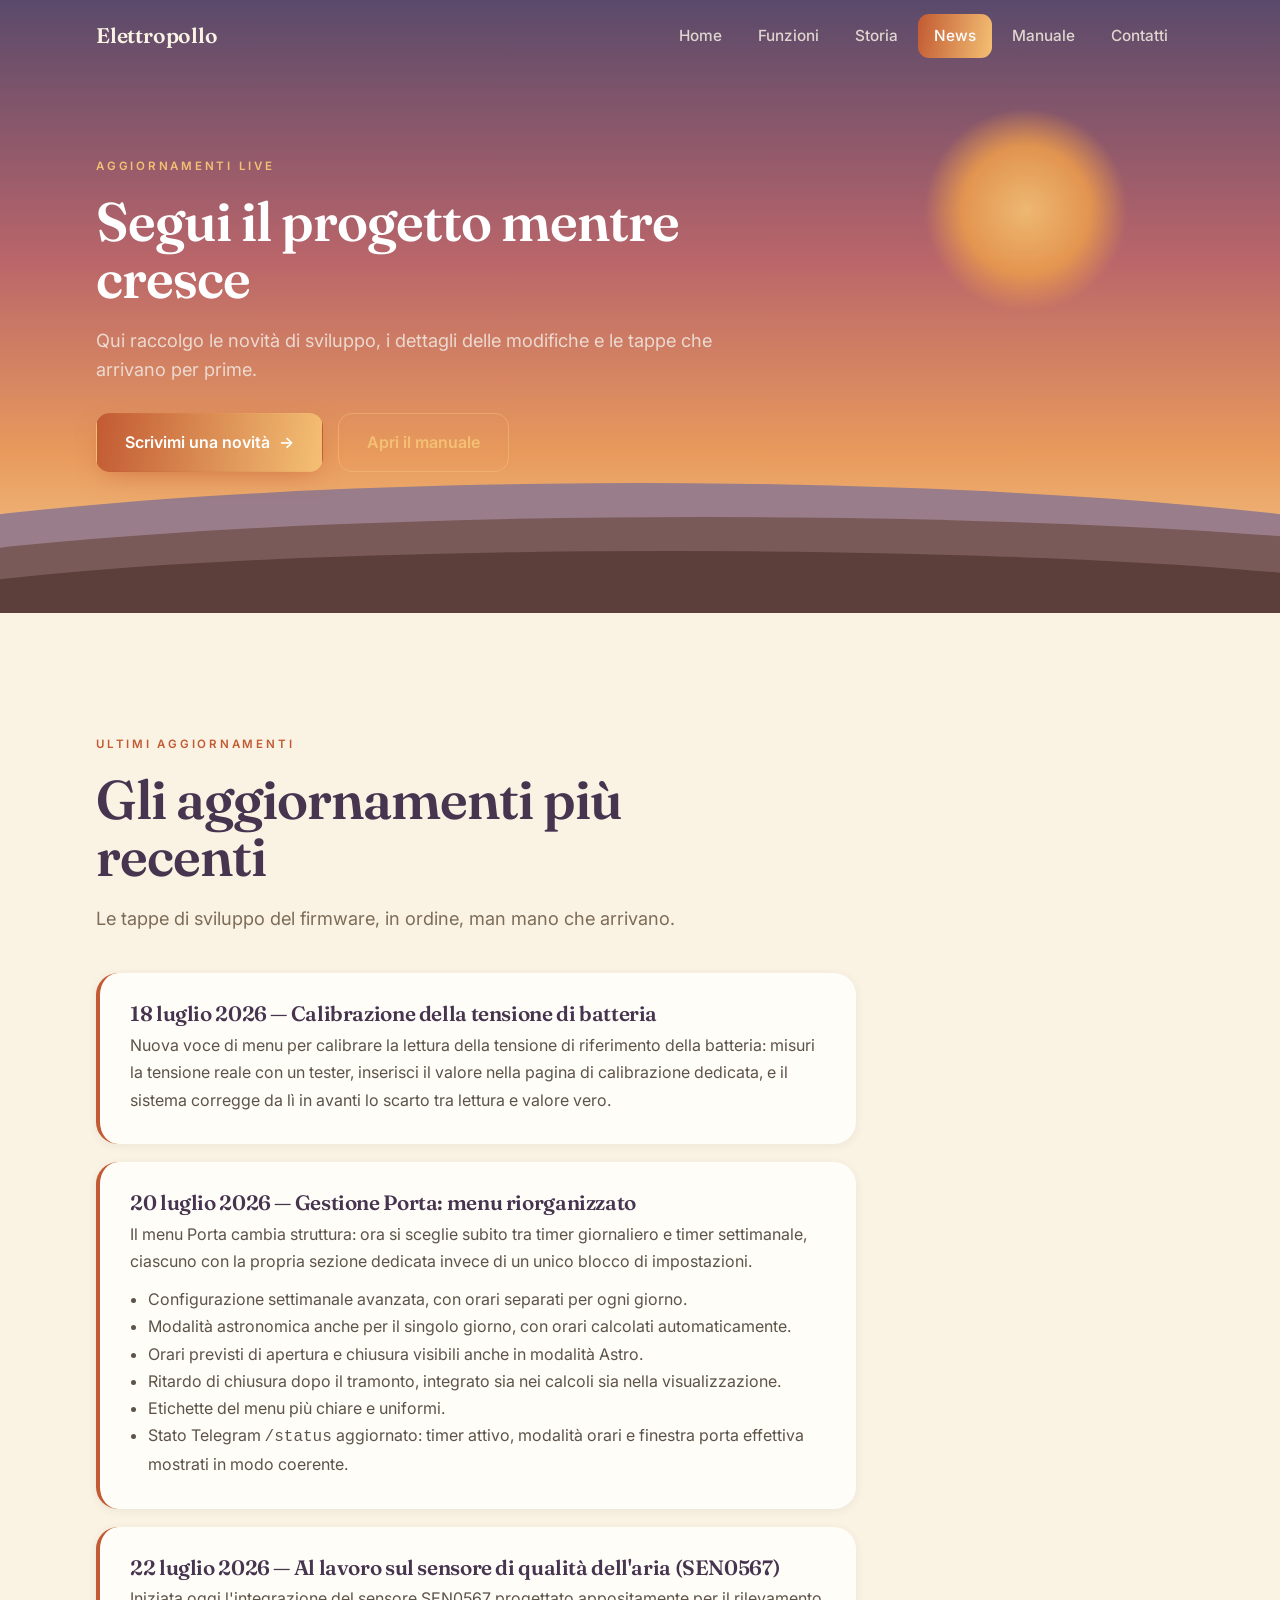
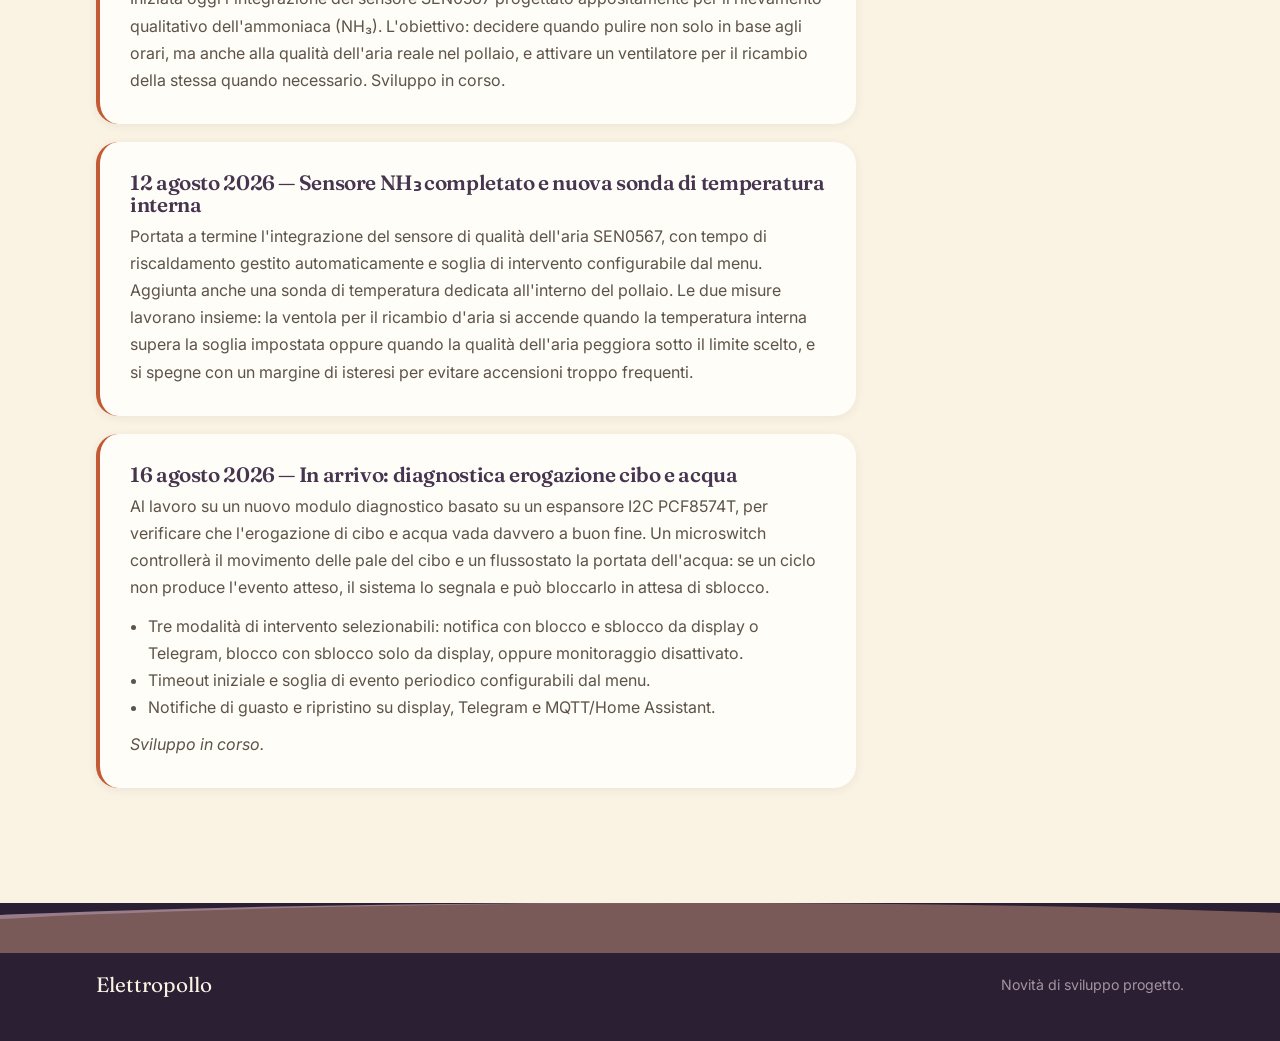
<file: news.html>
<!DOCTYPE html>
<html lang="it">
<head>
  <meta charset="utf-8">
  <meta name="viewport" content="width=device-width, initial-scale=1">
  <title>News — Elettropollo</title>
  <meta name="description" content="Aggiornamenti di sviluppo, note di rilascio e prossime tappe di Elettropollo.">
  <link rel="preconnect" href="https://fonts.googleapis.com">
  <link rel="preconnect" href="https://fonts.gstatic.com" crossorigin>
  <link href="https://fonts.googleapis.com/css2?family=Fraunces:opsz,wght@9..144,400;9..144,500;9..144,600;9..144,700&family=Inter:wght@400;500;600;700&display=swap" rel="stylesheet">
  <link rel="stylesheet" href="style.css">
</head>
<body>
  <header class="nav" id="nav">
    <div class="inner"></div>
    <div class="wrap">
      <a class="brand" href="index.html">Elettropollo</a>
      <button class="menu-btn" id="menuBtn" aria-label="Menu" aria-expanded="false">
        <span></span><span></span><span></span>
      </button>
      <nav>
        <a href="index.html">Home</a>
        <a href="funzioni.html">Funzioni</a>
        <a href="storia.html">Storia</a>
        <a href="news.html" class="active">News</a>
        <a href="manuale.html">Manuale</a>
        <a href="contatti.html">Contatti</a>
      </nav>
    </div>
  </header>

  <section class="sky-sec" style="padding-top:150px">
    <div class="sky">
      <div class="grad-sky"></div>
      <div class="sun"></div>
      <div class="cloud c1">
        <svg xmlns="http://www.w3.org/2000/svg" viewBox="0 0 200 70" preserveAspectRatio="none">
          <path d="M20 55 Q5 55 5 42 Q5 30 20 30 Q22 14 40 16 Q48 4 64 10 Q78 2 90 14 Q108 8 112 24 Q130 20 132 36 Q148 36 148 50 Q148 58 134 58 Z" fill="currentColor"/>
        </svg>
      </div>
      <div class="cloud c2">
        <svg xmlns="http://www.w3.org/2000/svg" viewBox="0 0 200 70" preserveAspectRatio="none">
          <path d="M20 55 Q5 55 5 42 Q5 30 20 30 Q22 14 40 16 Q48 4 64 10 Q78 2 90 14 Q108 8 112 24 Q130 20 132 36 Q148 36 148 50 Q148 58 134 58 Z" fill="currentColor"/>
        </svg>
      </div>
      <div class="cloud c3">
        <svg xmlns="http://www.w3.org/2000/svg" viewBox="0 0 200 70" preserveAspectRatio="none">
          <path d="M20 55 Q5 55 5 42 Q5 30 20 30 Q22 14 40 16 Q48 4 64 10 Q78 2 90 14 Q108 8 112 24 Q130 20 132 36 Q148 36 148 50 Q148 58 134 58 Z" fill="currentColor"/>
        </svg>
      </div>
      <div class="hills">
        <div class="hill h1"></div>
        <div class="hill h2"></div>
        <div class="hill h3"></div>
      </div>
    </div>

    <div class="wrap">
      <div class="section-head reveal">
        <span class="eyebrow">Aggiornamenti live</span>
        <h2>Segui il progetto mentre cresce</h2>
        <p>Qui raccolgo le novità di sviluppo, i dettagli delle modifiche e le tappe che arrivano per prime.</p>
      </div>
      <div class="btn-row" style="margin-top:28px">
        <a class="btn btn-primary" href="contatti.html">Scrivimi una novità <span class="arr">&rarr;</span></a>
        <a class="btn btn-ghost" href="manuale.html">Apri il manuale</a>
      </div>
    </div>
  </section>

  <section>
    <div class="wrap">
      <div class="section-head reveal">
        <span class="eyebrow dark">Ultimi aggiornamenti</span>
        <h2>Gli aggiornamenti più recenti</h2>
        <p>Le tappe di sviluppo del firmware, in ordine, man mano che arrivano.</p>
      </div>

      <div class="timeline reveal" style="display:flex;flex-direction:column;gap:18px;margin-top:40px;max-width:760px">
        <article class="card" style="border-left:4px solid var(--terra)">
          <h3>18 luglio 2026 — Calibrazione della tensione di batteria</h3>
          <p>Nuova voce di menu per calibrare la lettura della tensione di riferimento della batteria: misuri la tensione reale con un tester, inserisci il valore nella pagina di calibrazione dedicata, e il sistema corregge da lì in avanti lo scarto tra lettura e valore vero.</p>
        </article>

        <article class="card" style="border-left:4px solid var(--terra)">
          <h3>20 luglio 2026 — Gestione Porta: menu riorganizzato</h3>
          <p>Il menu Porta cambia struttura: ora si sceglie subito tra timer giornaliero e timer settimanale, ciascuno con la propria sezione dedicata invece di un unico blocco di impostazioni.</p>
          <ul style="margin:.7em 0 0 1.1em; padding:0; color:var(--ink); opacity:.82; font-size:1rem">
            <li>Configurazione settimanale avanzata, con orari separati per ogni giorno.</li>
            <li>Modalità astronomica anche per il singolo giorno, con orari calcolati automaticamente.</li>
            <li>Orari previsti di apertura e chiusura visibili anche in modalità Astro.</li>
            <li>Ritardo di chiusura dopo il tramonto, integrato sia nei calcoli sia nella visualizzazione.</li>
            <li>Etichette del menu più chiare e uniformi.</li>
            <li>Stato Telegram <code>/status</code> aggiornato: timer attivo, modalità orari e finestra porta effettiva mostrati in modo coerente.</li>
          </ul>
        </article>

        <article class="card" style="border-left:4px solid var(--terra)">
          <h3>22 luglio 2026 — Al lavoro sul sensore di qualità dell'aria (SEN0567)</h3>
          <p>Iniziata oggi l'integrazione del sensore SEN0567 progettato appositamente per il rilevamento qualitativo dell'ammoniaca (NH₃). L'obiettivo: decidere quando pulire non solo in base agli orari, ma anche alla qualità dell'aria reale nel pollaio, e attivare un ventilatore per il ricambio della stessa quando necessario. Sviluppo in corso.</p>
        </article>

        <article class="card" style="border-left:4px solid var(--terra)">
          <h3>12 agosto 2026 — Sensore NH₃ completato e nuova sonda di temperatura interna</h3>
          <p>Portata a termine l'integrazione del sensore di qualità dell'aria SEN0567, con tempo di riscaldamento gestito automaticamente e soglia di intervento configurabile dal menu. Aggiunta anche una sonda di temperatura dedicata all'interno del pollaio. Le due misure lavorano insieme: la ventola per il ricambio d'aria si accende quando la temperatura interna supera la soglia impostata oppure quando la qualità dell'aria peggiora sotto il limite scelto, e si spegne con un margine di isteresi per evitare accensioni troppo frequenti.</p>
        </article>

        <article class="card" style="border-left:4px solid var(--terra)">
          <h3>16 agosto 2026 — In arrivo: diagnostica erogazione cibo e acqua</h3>
          <p>Al lavoro su un nuovo modulo diagnostico basato su un espansore I2C PCF8574T, per verificare che l'erogazione di cibo e acqua vada davvero a buon fine. Un microswitch controllerà il movimento delle pale del cibo e un flussostato la portata dell'acqua: se un ciclo non produce l'evento atteso, il sistema lo segnala e può bloccarlo in attesa di sblocco.</p>
          <ul style="margin:.7em 0 0 1.1em; padding:0; color:var(--ink); opacity:.82; font-size:1rem">
            <li>Tre modalità di intervento selezionabili: notifica con blocco e sblocco da display o Telegram, blocco con sblocco solo da display, oppure monitoraggio disattivato.</li>
            <li>Timeout iniziale e soglia di evento periodico configurabili dal menu.</li>
            <li>Notifiche di guasto e ripristino su display, Telegram e MQTT/Home Assistant.</li>
          </ul>
          <p style="margin-top:.6em"><em>Sviluppo in corso.</em></p>
        </article>
      </div>

      <!--
        Aggiungi qui le prossime card, una per aggiornamento, dentro il div .timeline qui sopra:

        <article class="card" style="border-left:4px solid var(--terra)">
          <h3>Titolo dell'aggiornamento</h3>
          <p>Testo dell'aggiornamento.</p>
        </article>
      -->
    </div>
  </section>

  <footer>
    <div class="fhills">
      <div class="hills">
        <div class="hill h1"></div>
        <div class="hill h2"></div>
      </div>
    </div>
    <div class="wrap">
      <div class="fbrand">Elettropollo</div>
      <small>Novità di sviluppo progetto.</small>
    </div>
  </footer>

  <script>
    const nv = document.getElementById("nav");
    const os = () => {
      if (scrollY > 40) nv.classList.add("solid");
      else nv.classList.remove("solid");
    };

    os();
    addEventListener("scroll", os, { passive: true });

    const mb = document.getElementById("menuBtn");
    if (mb) {
      mb.addEventListener("click", () => {
        const open = nv.classList.toggle("open");
        mb.setAttribute("aria-expanded", open);
      });

      nv.querySelectorAll("nav a").forEach(a => a.addEventListener("click", () => {
        nv.classList.remove("open");
        mb.setAttribute("aria-expanded", "false");
      }));
    }

    const io = new IntersectionObserver(entries => entries.forEach(entry => {
      if (entry.isIntersecting) entry.target.classList.add("in");
    }), { threshold: .1 });

    document.querySelectorAll(".reveal").forEach(el => io.observe(el));
  </script>
</body>
</html>
</file>
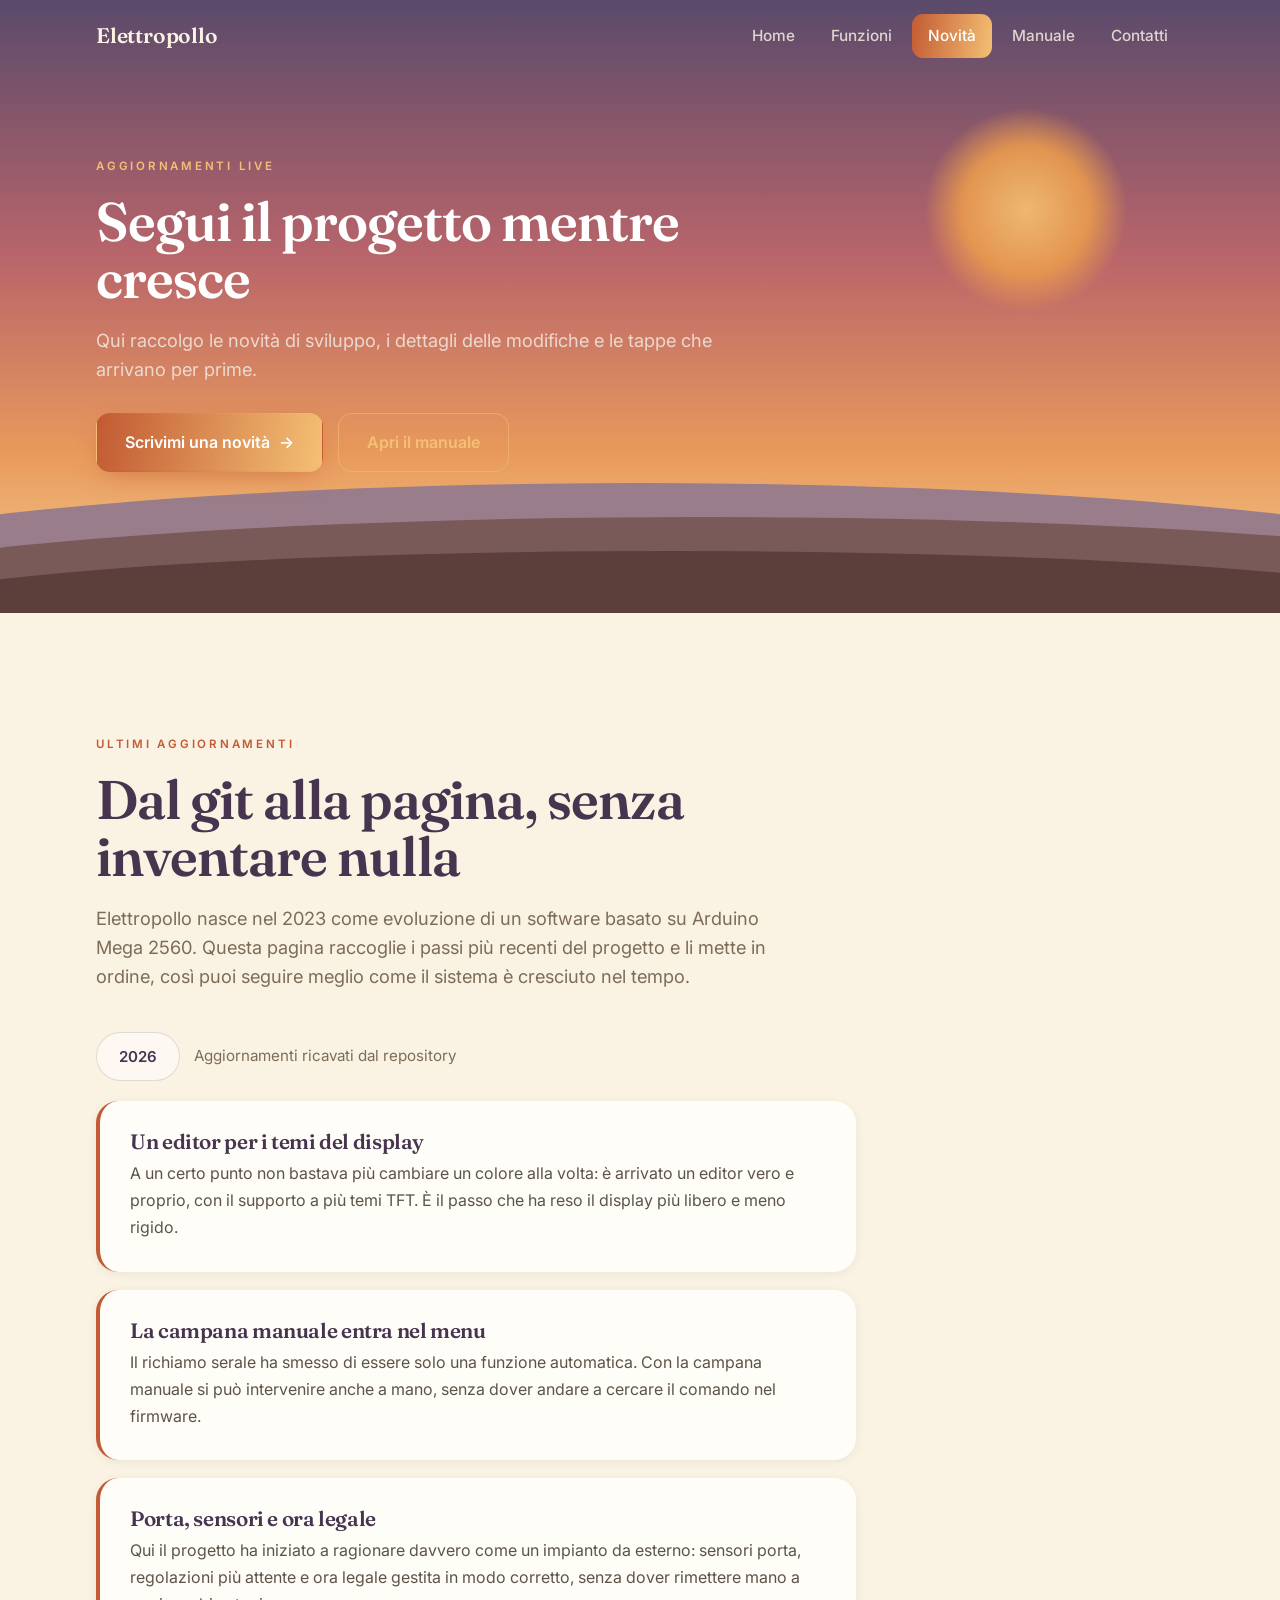
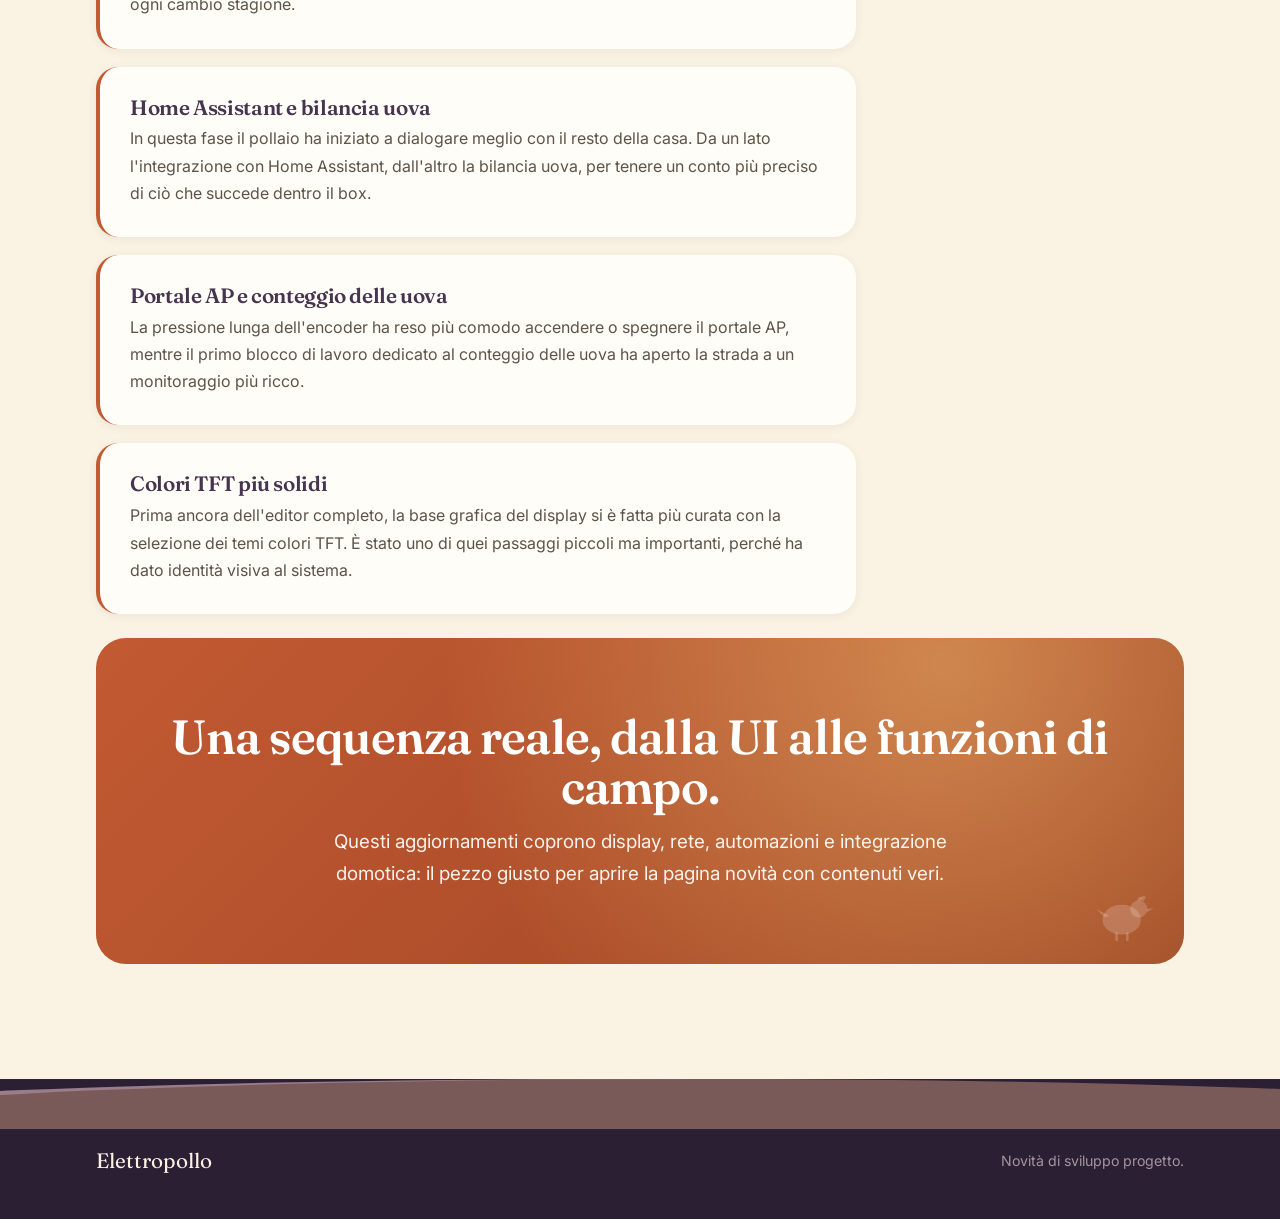
<file: novita.html>
<!DOCTYPE html>
<html lang="it">
<head>
  <meta charset="utf-8">
  <meta name="viewport" content="width=device-width, initial-scale=1">
  <title>Novità — Elettropollo</title>
  <meta name="description" content="Aggiornamenti di sviluppo, note di rilascio e prossime tappe di Elettropollo. Una pagina editoriale per seguire il progetto passo dopo passo.">
  <link rel="preconnect" href="https://fonts.googleapis.com">
  <link rel="preconnect" href="https://fonts.gstatic.com" crossorigin>
  <link href="https://fonts.googleapis.com/css2?family=Fraunces:opsz,wght@9..144,400;9..144,500;9..144,600;9..144,700&family=Inter:wght@400;500;600;700&display=swap" rel="stylesheet">
  <link rel="stylesheet" href="style.css">
</head>
<body>
  <header class="nav" id="nav">
    <div class="inner"></div>
    <div class="wrap">
      <a class="brand" href="index.html">Elettropollo</a>
      <button class="menu-btn" id="menuBtn" aria-label="Menu" aria-expanded="false">
        <span></span><span></span><span></span>
      </button>
      <nav>
        <a href="index.html">Home</a>
        <a href="funzioni.html">Funzioni</a>
        <a href="novita.html" class="active">Novità</a>
        <a href="manuale.html">Manuale</a>
        <a href="contatti.html">Contatti</a>
      </nav>
    </div>
  </header>

  <section class="sky-sec" style="padding-top:150px">
    <div class="sky">
      <div class="grad-sky"></div>
      <div class="sun"></div>
      <div class="cloud c1">
        <svg xmlns="http://www.w3.org/2000/svg" viewBox="0 0 200 70" preserveAspectRatio="none">
          <path d="M20 55 Q5 55 5 42 Q5 30 20 30 Q22 14 40 16 Q48 4 64 10 Q78 2 90 14 Q108 8 112 24 Q130 20 132 36 Q148 36 148 50 Q148 58 134 58 Z" fill="currentColor"/>
        </svg>
      </div>
      <div class="cloud c2">
        <svg xmlns="http://www.w3.org/2000/svg" viewBox="0 0 200 70" preserveAspectRatio="none">
          <path d="M20 55 Q5 55 5 42 Q5 30 20 30 Q22 14 40 16 Q48 4 64 10 Q78 2 90 14 Q108 8 112 24 Q130 20 132 36 Q148 36 148 50 Q148 58 134 58 Z" fill="currentColor"/>
        </svg>
      </div>
      <div class="cloud c3">
        <svg xmlns="http://www.w3.org/2000/svg" viewBox="0 0 200 70" preserveAspectRatio="none">
          <path d="M20 55 Q5 55 5 42 Q5 30 20 30 Q22 14 40 16 Q48 4 64 10 Q78 2 90 14 Q108 8 112 24 Q130 20 132 36 Q148 36 148 50 Q148 58 134 58 Z" fill="currentColor"/>
        </svg>
      </div>
      <div class="hills">
        <div class="hill h1"></div>
        <div class="hill h2"></div>
        <div class="hill h3"></div>
      </div>
    </div>

    <div class="wrap">
      <div class="section-head reveal">
        <span class="eyebrow">Aggiornamenti live</span>
        <h2>Segui il progetto mentre cresce</h2>
        <p>Qui raccolgo le novità di sviluppo, i dettagli delle modifiche e le tappe che arrivano per prime.</p>
      </div>
      <div class="btn-row" style="margin-top:28px">
        <a class="btn btn-primary" href="contatti.html">Scrivimi una novità <span class="arr">&rarr;</span></a>
        <a class="btn btn-ghost" href="manuale.html">Apri il manuale</a>
      </div>
    </div>
  </section>

  <section>
    <div class="wrap">
      <div class="section-head reveal">
        <span class="eyebrow dark">Ultimi aggiornamenti</span>
        <h2>Dal git alla pagina, senza inventare nulla</h2>
        <p>Elettropollo nasce nel 2023 come evoluzione di un software basato su Arduino Mega 2560. Questa pagina raccoglie i passi più recenti del progetto e li mette in ordine, così puoi seguire meglio come il sistema è cresciuto nel tempo.</p>
      </div>

      <div class="timeline reveal" style="display:flex;flex-direction:column;gap:18px;margin-top:40px;max-width:760px">
        <div style="display:flex;align-items:center;gap:14px;margin-bottom:2px">
          <span class="pill">2026</span>
          <span style="color:var(--grey);font-size:.95rem">Aggiornamenti ricavati dal repository</span>
        </div>

        <article class="card" style="border-left:4px solid var(--terra)">
          <h3>Un editor per i temi del display</h3>
          <p>A un certo punto non bastava più cambiare un colore alla volta: è arrivato un editor vero e proprio, con il supporto a più temi TFT. È il passo che ha reso il display più libero e meno rigido.</p>
        </article>

        <article class="card" style="border-left:4px solid var(--terra)">
          <h3>La campana manuale entra nel menu</h3>
          <p>Il richiamo serale ha smesso di essere solo una funzione automatica. Con la campana manuale si può intervenire anche a mano, senza dover andare a cercare il comando nel firmware.</p>
        </article>

        <article class="card" style="border-left:4px solid var(--terra)">
          <h3>Porta, sensori e ora legale</h3>
          <p>Qui il progetto ha iniziato a ragionare davvero come un impianto da esterno: sensori porta, regolazioni più attente e ora legale gestita in modo corretto, senza dover rimettere mano a ogni cambio stagione.</p>
        </article>

        <article class="card" style="border-left:4px solid var(--terra)">
          <h3>Home Assistant e bilancia uova</h3>
          <p>In questa fase il pollaio ha iniziato a dialogare meglio con il resto della casa. Da un lato l'integrazione con Home Assistant, dall'altro la bilancia uova, per tenere un conto più preciso di ciò che succede dentro il box.</p>
        </article>

        <article class="card" style="border-left:4px solid var(--terra)">
          <h3>Portale AP e conteggio delle uova</h3>
          <p>La pressione lunga dell'encoder ha reso più comodo accendere o spegnere il portale AP, mentre il primo blocco di lavoro dedicato al conteggio delle uova ha aperto la strada a un monitoraggio più ricco.</p>
        </article>

        <article class="card" style="border-left:4px solid var(--terra)">
          <h3>Colori TFT più solidi</h3>
          <p>Prima ancora dell'editor completo, la base grafica del display si è fatta più curata con la selezione dei temi colori TFT. È stato uno di quei passaggi piccoli ma importanti, perché ha dato identità visiva al sistema.</p>
        </article>
      </div>

      <div class="retro reveal" style="margin-top:24px">
        <div class="glow"></div>
        <span class="rhen">
          <svg xmlns="http://www.w3.org/2000/svg" viewBox="0 0 60 60">
            <g fill="currentColor">
              <ellipse cx="26" cy="40" rx="18" ry="14"/>
              <path d="M10 38 L2 30 L14 36 Z"/>
              <circle cx="42" cy="30" r="8"/>
              <path d="M40 22 q2-5 5-3 q-1 3-2 4 Z"/>
              <path d="M43 21 q2-5 6-2 q-2 3-3 4 Z"/>
              <path d="M49 30 l7-1 l-6 4 Z"/>
              <rect x="20" y="52" width="2.4" height="8"/>
              <rect x="30" y="52" width="2.4" height="8"/>
            </g>
          </svg>
        </span>
        <div class="rc">
          <h2>Una sequenza reale, dalla UI alle funzioni di campo.</h2>
          <p>Questi aggiornamenti coprono display, rete, automazioni e integrazione domotica: il pezzo giusto per aprire la pagina novità con contenuti veri.</p>
        </div>
      </div>
    </div>
  </section>

  <footer>
    <div class="fhills">
      <div class="hills">
        <div class="hill h1"></div>
        <div class="hill h2"></div>
      </div>
    </div>
    <div class="wrap">
      <div class="fbrand">Elettropollo</div>
      <small>Novità di sviluppo progetto.</small>
    </div>
  </footer>

  <script>
    const nv = document.getElementById("nav");
    const os = () => {
      if (scrollY > 40) nv.classList.add("solid");
      else nv.classList.remove("solid");
    };

    os();
    addEventListener("scroll", os, { passive: true });

    const mb = document.getElementById("menuBtn");
    if (mb) {
      mb.addEventListener("click", () => {
        const open = nv.classList.toggle("open");
        mb.setAttribute("aria-expanded", open);
      });

      nv.querySelectorAll("nav a").forEach(a => a.addEventListener("click", () => {
        nv.classList.remove("open");
        mb.setAttribute("aria-expanded", "false");
      }));
    }

    const io = new IntersectionObserver(entries => entries.forEach(entry => {
      if (entry.isIntersecting) entry.target.classList.add("in");
    }), { threshold: .1 });

    document.querySelectorAll(".reveal").forEach(el => io.observe(el));
  </script>
</body>
</html>
</file>
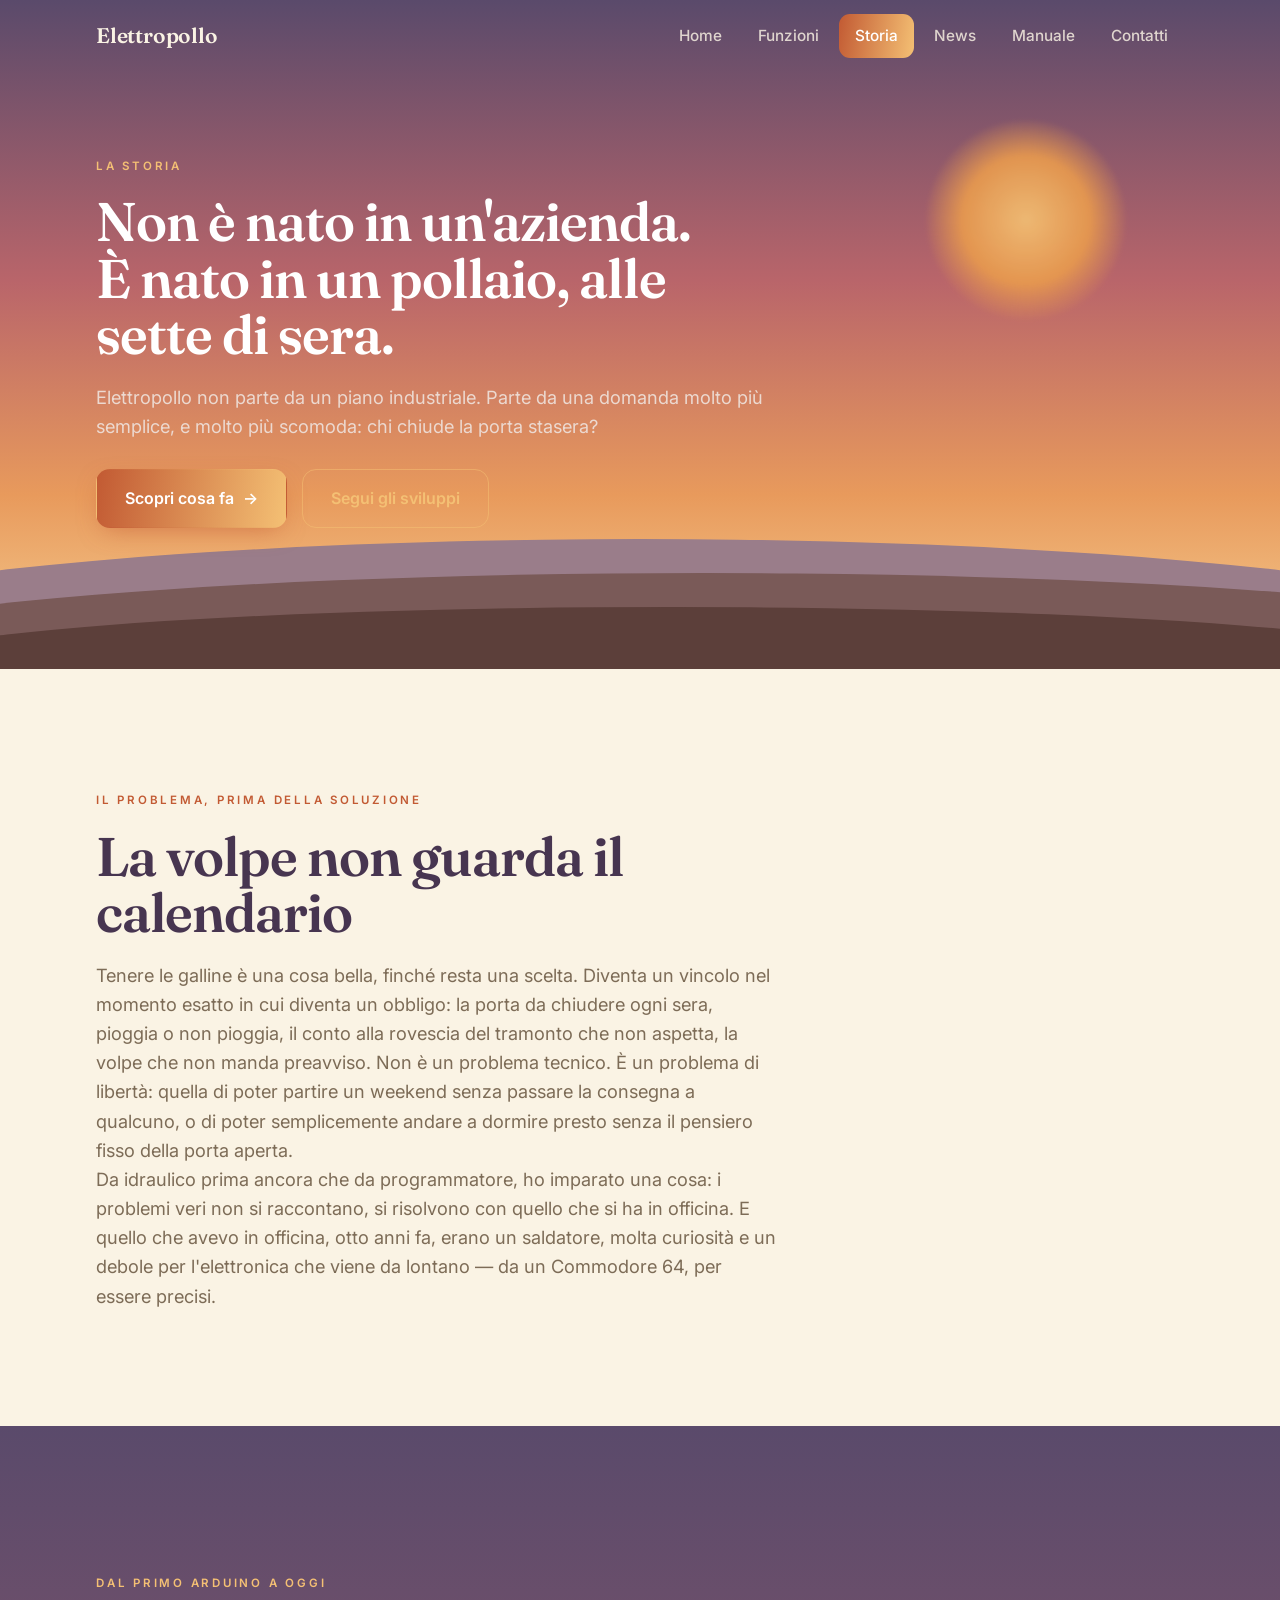
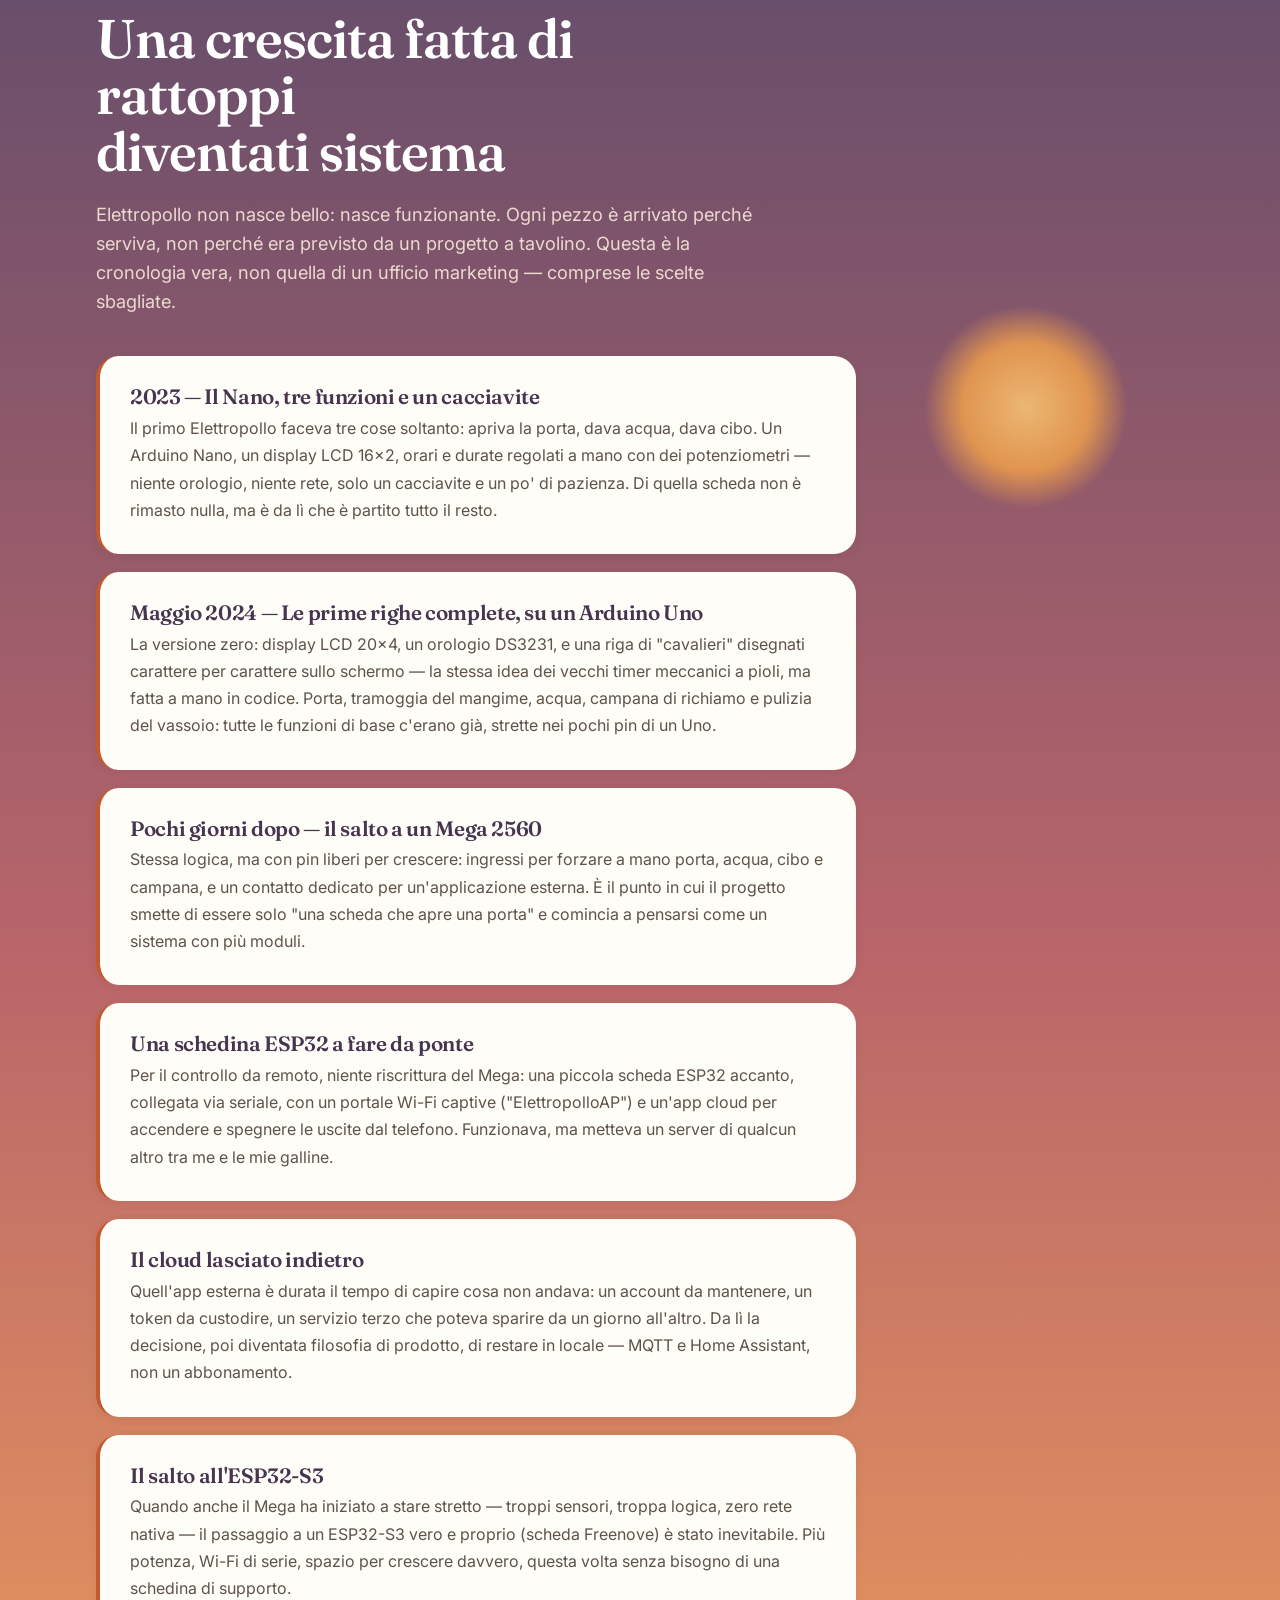
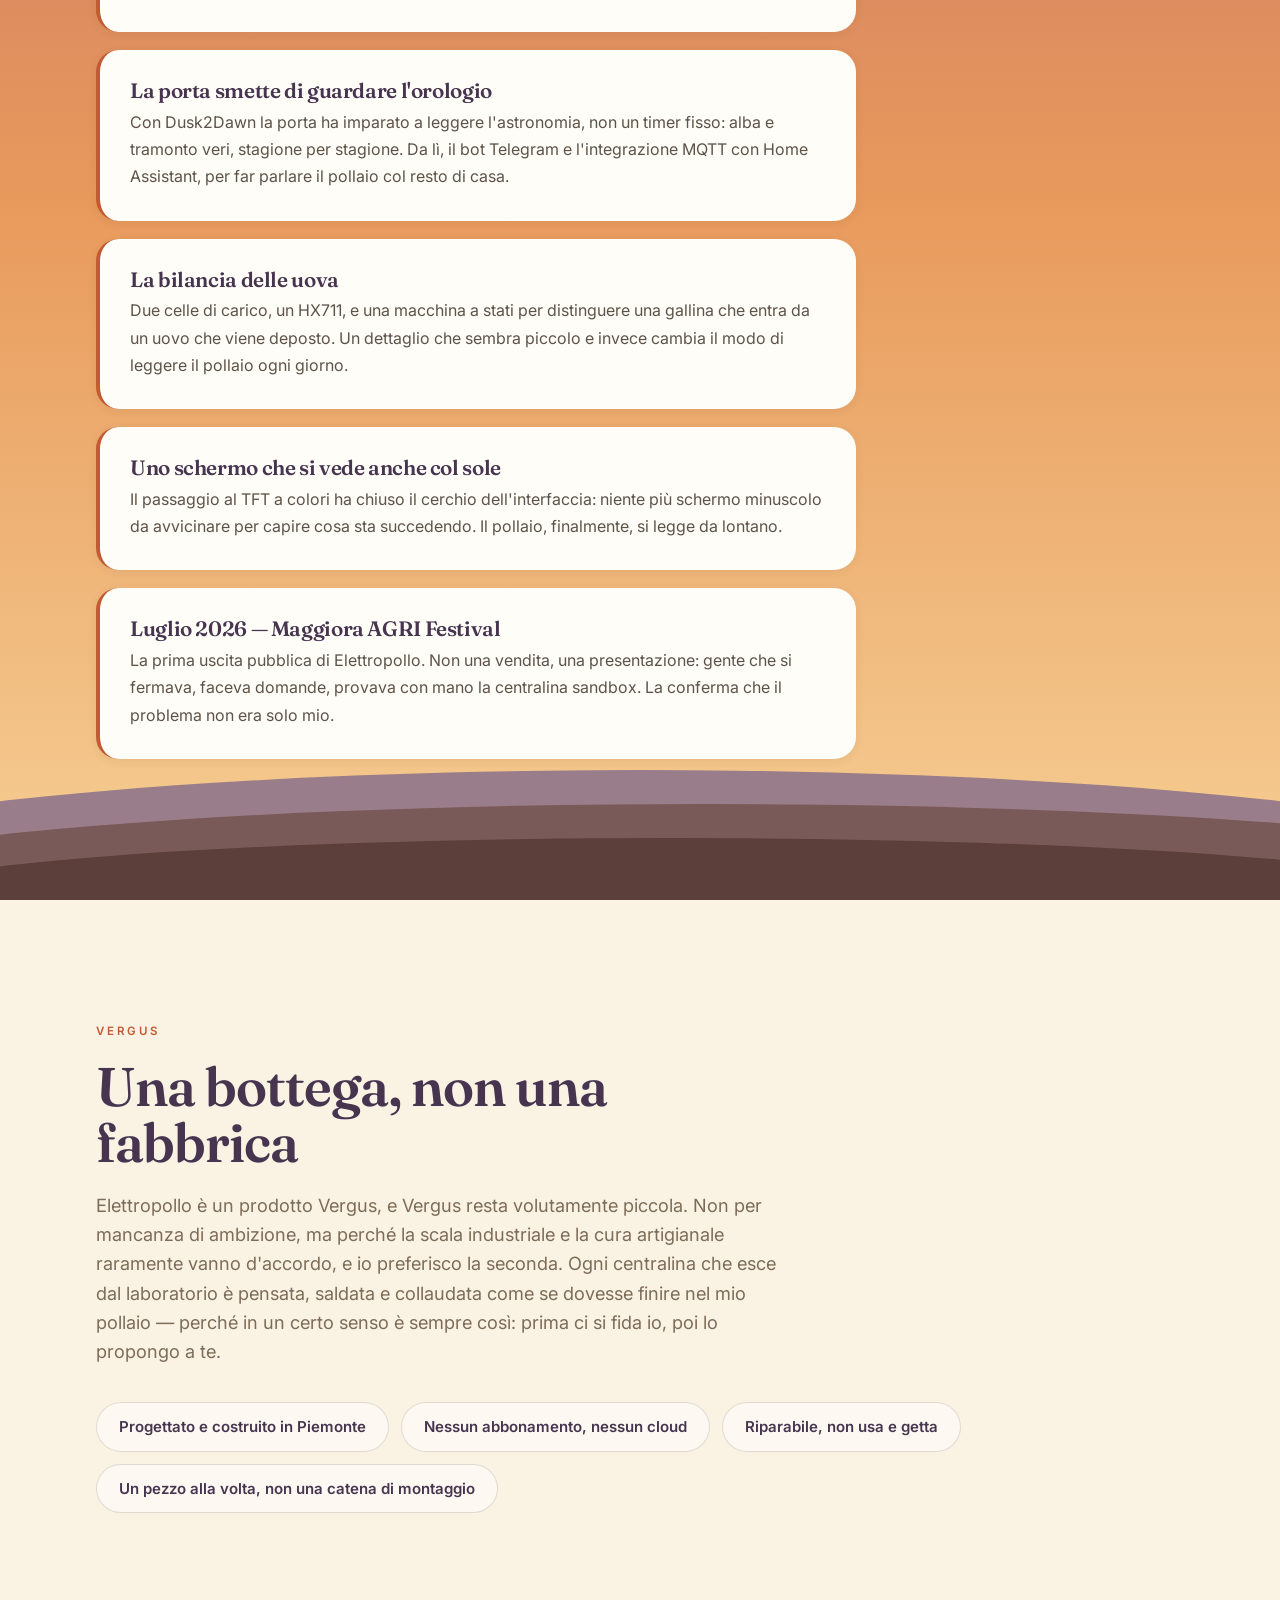
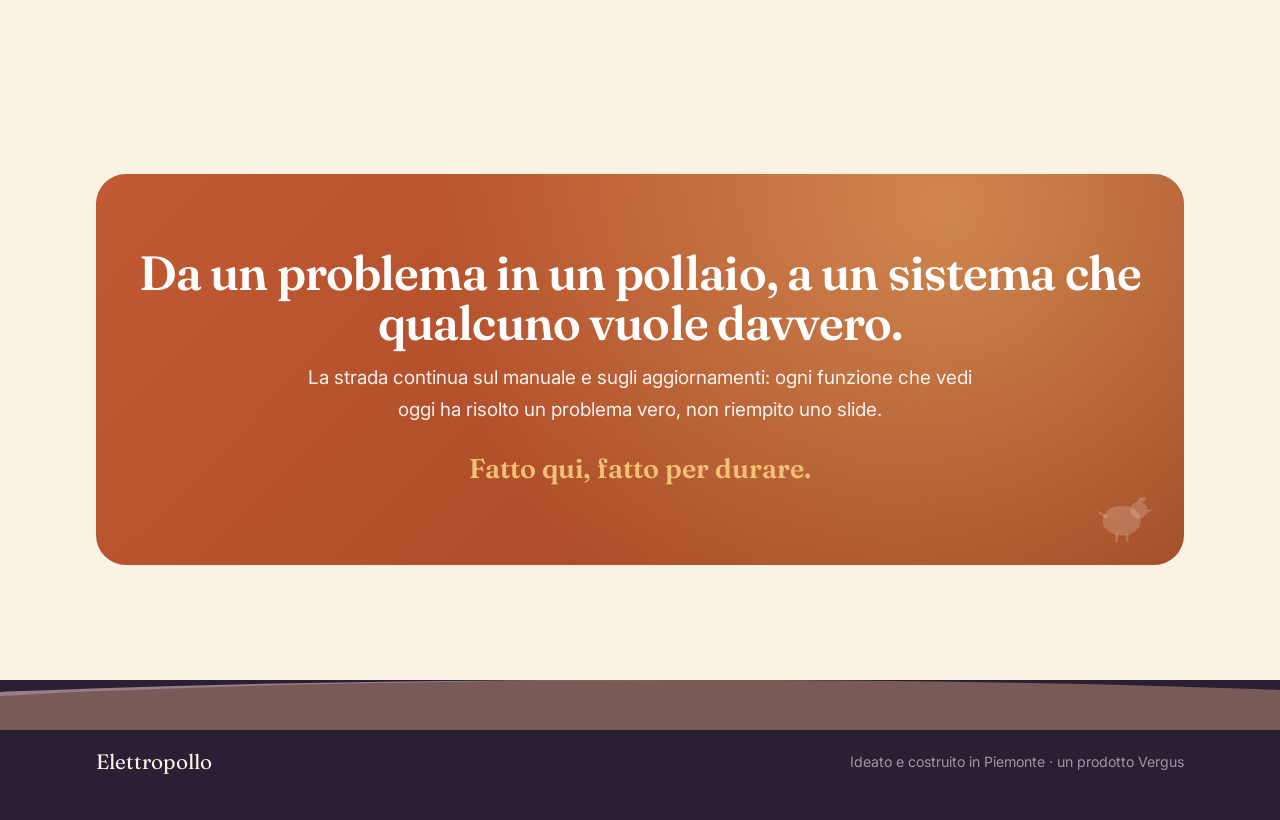
<file: storia.html>
<!DOCTYPE html>
<html lang="it">
<head>
  <meta charset="utf-8">
  <meta name="viewport" content="width=device-width, initial-scale=1">
  <title>La storia — Elettropollo</title>
  <meta name="description" content="Come nasce Elettropollo: da un pollaio vero, un Arduino Mega 2560 e un problema irrisolto, fino al debutto pubblico al Maggiora AGRI Festival.">
  <link rel="preconnect" href="https://fonts.googleapis.com">
  <link rel="preconnect" href="https://fonts.gstatic.com" crossorigin>
  <link href="https://fonts.googleapis.com/css2?family=Fraunces:opsz,wght@9..144,400;9..144,500;9..144,600;9..144,700&family=Inter:wght@400;500;600;700&display=swap" rel="stylesheet">
  <link rel="stylesheet" href="style.css">
</head>
<body>
  <header class="nav" id="nav">
    <div class="inner"></div>
    <div class="wrap">
      <a class="brand" href="index.html">Elettropollo</a>
      <button class="menu-btn" id="menuBtn" aria-label="Menu" aria-expanded="false">
        <span></span><span></span><span></span>
      </button>
      <nav>
        <a href="index.html">Home</a>
        <a href="funzioni.html">Funzioni</a>
        <a href="storia.html" class="active">Storia</a>
        <a href="news.html">News</a>
        <a href="manuale.html">Manuale</a>
        <a href="contatti.html">Contatti</a>
      </nav>
    </div>
  </header>

  <section class="sky-sec" style="padding-top:150px">
    <div class="sky">
      <div class="grad-sky"></div>
      <div class="sun"></div>
      <div class="cloud c1">
        <svg xmlns="http://www.w3.org/2000/svg" viewBox="0 0 200 70" preserveAspectRatio="none">
          <path d="M20 55 Q5 55 5 42 Q5 30 20 30 Q22 14 40 16 Q48 4 64 10 Q78 2 90 14 Q108 8 112 24 Q130 20 132 36 Q148 36 148 50 Q148 58 134 58 Z" fill="currentColor"/>
        </svg>
      </div>
      <div class="cloud c2">
        <svg xmlns="http://www.w3.org/2000/svg" viewBox="0 0 200 70" preserveAspectRatio="none">
          <path d="M20 55 Q5 55 5 42 Q5 30 20 30 Q22 14 40 16 Q48 4 64 10 Q78 2 90 14 Q108 8 112 24 Q130 20 132 36 Q148 36 148 50 Q148 58 134 58 Z" fill="currentColor"/>
        </svg>
      </div>
      <div class="cloud c3">
        <svg xmlns="http://www.w3.org/2000/svg" viewBox="0 0 200 70" preserveAspectRatio="none">
          <path d="M20 55 Q5 55 5 42 Q5 30 20 30 Q22 14 40 16 Q48 4 64 10 Q78 2 90 14 Q108 8 112 24 Q130 20 132 36 Q148 36 148 50 Q148 58 134 58 Z" fill="currentColor"/>
        </svg>
      </div>
      <div class="hills">
        <div class="hill h1"></div>
        <div class="hill h2"></div>
        <div class="hill h3"></div>
      </div>
    </div>

    <div class="wrap">
      <div class="section-head reveal">
        <span class="eyebrow">La storia</span>
        <h2>Non è nato in un'azienda.<br>È nato in un pollaio, alle sette di sera.</h2>
        <p>Elettropollo non parte da un piano industriale. Parte da una domanda molto più semplice, e molto più scomoda: chi chiude la porta stasera?</p>
      </div>
      <div class="btn-row" style="margin-top:28px">
        <a class="btn btn-primary" href="funzioni.html">Scopri cosa fa <span class="arr">&rarr;</span></a>
        <a class="btn btn-ghost" href="news.html">Segui gli sviluppi</a>
      </div>
    </div>
  </section>

  <section>
    <div class="wrap">
      <div class="section-head reveal">
        <span class="eyebrow dark">Il problema, prima della soluzione</span>
        <h2>La volpe non guarda il calendario</h2>
        <p>Tenere le galline è una cosa bella, finché resta una scelta. Diventa un vincolo nel momento esatto in cui diventa un obbligo: la porta da chiudere ogni sera, pioggia o non pioggia, il conto alla rovescia del tramonto che non aspetta, la volpe che non manda preavviso. Non è un problema tecnico. È un problema di libertà: quella di poter partire un weekend senza passare la consegna a qualcuno, o di poter semplicemente andare a dormire presto senza il pensiero fisso della porta aperta.</p>
        <p>Da idraulico prima ancora che da programmatore, ho imparato una cosa: i problemi veri non si raccontano, si risolvono con quello che si ha in officina. E quello che avevo in officina, otto anni fa, erano un saldatore, molta curiosità e un debole per l'elettronica che viene da lontano — da un Commodore 64, per essere precisi.</p>
      </div>
    </div>
  </section>

  <section class="sky-sec">
    <div class="sky">
      <div class="grad-sky"></div>
      <div class="sun"></div>
      <div class="cloud c1">
        <svg xmlns="http://www.w3.org/2000/svg" viewBox="0 0 200 70" preserveAspectRatio="none">
          <path d="M20 55 Q5 55 5 42 Q5 30 20 30 Q22 14 40 16 Q48 4 64 10 Q78 2 90 14 Q108 8 112 24 Q130 20 132 36 Q148 36 148 50 Q148 58 134 58 Z" fill="currentColor"/>
        </svg>
      </div>
      <div class="cloud c2">
        <svg xmlns="http://www.w3.org/2000/svg" viewBox="0 0 200 70" preserveAspectRatio="none">
          <path d="M20 55 Q5 55 5 42 Q5 30 20 30 Q22 14 40 16 Q48 4 64 10 Q78 2 90 14 Q108 8 112 24 Q130 20 132 36 Q148 36 148 50 Q148 58 134 58 Z" fill="currentColor"/>
        </svg>
      </div>
      <div class="cloud c3">
        <svg xmlns="http://www.w3.org/2000/svg" viewBox="0 0 200 70" preserveAspectRatio="none">
          <path d="M20 55 Q5 55 5 42 Q5 30 20 30 Q22 14 40 16 Q48 4 64 10 Q78 2 90 14 Q108 8 112 24 Q130 20 132 36 Q148 36 148 50 Q148 58 134 58 Z" fill="currentColor"/>
        </svg>
      </div>
      <div class="hills">
        <div class="hill h1"></div>
        <div class="hill h2"></div>
        <div class="hill h3"></div>
      </div>
    </div>

    <div class="wrap">
      <div class="section-head reveal">
        <span class="eyebrow">Dal primo Arduino a oggi</span>
        <h2>Una crescita fatta di rattoppi<br>diventati sistema</h2>
        <p>Elettropollo non nasce bello: nasce funzionante. Ogni pezzo è arrivato perché serviva, non perché era previsto da un progetto a tavolino. Questa è la cronologia vera, non quella di un ufficio marketing — comprese le scelte sbagliate.</p>
      </div>

      <div class="timeline reveal" style="display:flex;flex-direction:column;gap:18px;margin-top:40px;max-width:760px">
        <article class="card" style="border-left:4px solid var(--terra)">
          <h3>2023 — Il Nano, tre funzioni e un cacciavite</h3>
          <p>Il primo Elettropollo faceva tre cose soltanto: apriva la porta, dava acqua, dava cibo. Un Arduino Nano, un display LCD 16×2, orari e durate regolati a mano con dei potenziometri — niente orologio, niente rete, solo un cacciavite e un po' di pazienza. Di quella scheda non è rimasto nulla, ma è da lì che è partito tutto il resto.</p>
        </article>

        <article class="card" style="border-left:4px solid var(--terra)">
          <h3>Maggio 2024 — Le prime righe complete, su un Arduino Uno</h3>
          <p>La versione zero: display LCD 20×4, un orologio DS3231, e una riga di "cavalieri" disegnati carattere per carattere sullo schermo — la stessa idea dei vecchi timer meccanici a pioli, ma fatta a mano in codice. Porta, tramoggia del mangime, acqua, campana di richiamo e pulizia del vassoio: tutte le funzioni di base c'erano già, strette nei pochi pin di un Uno.</p>
        </article>

        <article class="card" style="border-left:4px solid var(--terra)">
          <h3>Pochi giorni dopo — il salto a un Mega 2560</h3>
          <p>Stessa logica, ma con pin liberi per crescere: ingressi per forzare a mano porta, acqua, cibo e campana, e un contatto dedicato per un'applicazione esterna. È il punto in cui il progetto smette di essere solo "una scheda che apre una porta" e comincia a pensarsi come un sistema con più moduli.</p>
        </article>

        <article class="card" style="border-left:4px solid var(--terra)">
          <h3>Una schedina ESP32 a fare da ponte</h3>
          <p>Per il controllo da remoto, niente riscrittura del Mega: una piccola scheda ESP32 accanto, collegata via seriale, con un portale Wi-Fi captive ("ElettropolloAP") e un'app cloud per accendere e spegnere le uscite dal telefono. Funzionava, ma metteva un server di qualcun altro tra me e le mie galline.</p>
        </article>

        <article class="card" style="border-left:4px solid var(--terra)">
          <h3>Il cloud lasciato indietro</h3>
          <p>Quell'app esterna è durata il tempo di capire cosa non andava: un account da mantenere, un token da custodire, un servizio terzo che poteva sparire da un giorno all'altro. Da lì la decisione, poi diventata filosofia di prodotto, di restare in locale — MQTT e Home Assistant, non un abbonamento.</p>
        </article>

        <article class="card" style="border-left:4px solid var(--terra)">
          <h3>Il salto all'ESP32-S3</h3>
          <p>Quando anche il Mega ha iniziato a stare stretto — troppi sensori, troppa logica, zero rete nativa — il passaggio a un ESP32-S3 vero e proprio (scheda Freenove) è stato inevitabile. Più potenza, Wi-Fi di serie, spazio per crescere davvero, questa volta senza bisogno di una schedina di supporto.</p>
        </article>

        <article class="card" style="border-left:4px solid var(--terra)">
          <h3>La porta smette di guardare l'orologio</h3>
          <p>Con Dusk2Dawn la porta ha imparato a leggere l'astronomia, non un timer fisso: alba e tramonto veri, stagione per stagione. Da lì, il bot Telegram e l'integrazione MQTT con Home Assistant, per far parlare il pollaio col resto di casa.</p>
        </article>

        <article class="card" style="border-left:4px solid var(--terra)">
          <h3>La bilancia delle uova</h3>
          <p>Due celle di carico, un HX711, e una macchina a stati per distinguere una gallina che entra da un uovo che viene deposto. Un dettaglio che sembra piccolo e invece cambia il modo di leggere il pollaio ogni giorno.</p>
        </article>

        <article class="card" style="border-left:4px solid var(--terra)">
          <h3>Uno schermo che si vede anche col sole</h3>
          <p>Il passaggio al TFT a colori ha chiuso il cerchio dell'interfaccia: niente più schermo minuscolo da avvicinare per capire cosa sta succedendo. Il pollaio, finalmente, si legge da lontano.</p>
        </article>

        <article class="card" style="border-left:4px solid var(--terra)">
          <h3>Luglio 2026 — Maggiora AGRI Festival</h3>
          <p>La prima uscita pubblica di Elettropollo. Non una vendita, una presentazione: gente che si fermava, faceva domande, provava con mano la centralina sandbox. La conferma che il problema non era solo mio.</p>
        </article>
      </div>
    </div>
  </section>

  <section>
    <div class="wrap">
      <div class="section-head reveal">
        <span class="eyebrow dark">Vergus</span>
        <h2>Una bottega, non una fabbrica</h2>
        <p>Elettropollo è un prodotto Vergus, e Vergus resta volutamente piccola. Non per mancanza di ambizione, ma perché la scala industriale e la cura artigianale raramente vanno d'accordo, e io preferisco la seconda. Ogni centralina che esce dal laboratorio è pensata, saldata e collaudata come se dovesse finire nel mio pollaio — perché in un certo senso è sempre così: prima ci si fida io, poi lo propongo a te.</p>
      </div>
      <div class="philo reveal">
        <span class="pill">Progettato e costruito in Piemonte</span>
        <span class="pill">Nessun abbonamento, nessun cloud</span>
        <span class="pill">Riparabile, non usa e getta</span>
        <span class="pill">Un pezzo alla volta, non una catena di montaggio</span>
      </div>
    </div>
  </section>

  <section>
    <div class="wrap">
      <div class="retro reveal">
        <div class="glow"></div>
        <span class="rhen">
          <svg xmlns="http://www.w3.org/2000/svg" viewBox="0 0 60 60">
            <g fill="currentColor">
              <ellipse cx="26" cy="40" rx="18" ry="14"/>
              <path d="M10 38 L2 30 L14 36 Z"/>
              <circle cx="42" cy="30" r="8"/>
              <path d="M40 22 q2-5 5-3 q-1 3-2 4 Z"/>
              <path d="M43 21 q2-5 6-2 q-2 3-3 4 Z"/>
              <path d="M49 30 l7-1 l-6 4 Z"/>
              <rect x="20" y="52" width="2.4" height="8"/>
              <rect x="30" y="52" width="2.4" height="8"/>
            </g>
          </svg>
        </span>
        <div class="rc">
          <h2>Da un problema in un pollaio, a un sistema che qualcuno vuole davvero.</h2>
          <p>La strada continua sul manuale e sugli aggiornamenti: ogni funzione che vedi oggi ha risolto un problema vero, non riempito uno slide.</p>
          <div class="kicker">Fatto qui, fatto per durare.</div>
        </div>
      </div>
    </div>
  </section>

  <footer>
    <div class="fhills">
      <div class="hills">
        <div class="hill h1"></div>
        <div class="hill h2"></div>
      </div>
    </div>
    <div class="wrap">
      <div class="fbrand">Elettropollo</div>
      <small>Ideato e costruito in Piemonte &middot; un prodotto Vergus</small>
    </div>
  </footer>

  <script>
    const nv = document.getElementById("nav");
    const os = () => {
      if (scrollY > 40) nv.classList.add("solid");
      else nv.classList.remove("solid");
    };

    os();
    addEventListener("scroll", os, { passive: true });

    const mb = document.getElementById("menuBtn");
    if (mb) {
      mb.addEventListener("click", () => {
        const open = nv.classList.toggle("open");
        mb.setAttribute("aria-expanded", open);
      });

      nv.querySelectorAll("nav a").forEach(a => a.addEventListener("click", () => {
        nv.classList.remove("open");
        mb.setAttribute("aria-expanded", "false");
      }));
    }

    const io = new IntersectionObserver(entries => entries.forEach(entry => {
      if (entry.isIntersecting) entry.target.classList.add("in");
    }), { threshold: .1 });

    document.querySelectorAll(".reveal").forEach(el => io.observe(el));
  </script>
</body>
</html>
</file>
<file: style.css>
/* ===== Elettropollo — atmosfera brochure, web vivo ===== */
:root{
  --plum:#473550; --plum-d:#2b1f33; --terra:#c25a33; --terra-d:#9d4422;
  --sun:#f4c074; --sun-deep:#e89a4e; --peach:#f3d3aa; --cream:#faf3e4; --cream-2:#f3e8d4;
  --card:#fffdf8; --wood:#b07c4c; --ink:#3a2e22; --grey:#7d6c57;
  --sky-top:#5a4a6b; --sky-mid:#b9656a; --sky-low:#e89a5c; --sky-glow:#f6cf94;
  --hill-far:#9a7d8a; --hill-mid:#7a5a58; --hill-near:#5c3f3a;
  --line:rgba(74,58,42,.10);
  --shadow-sm:0 2px 10px rgba(60,40,30,.07);
  --shadow:0 18px 48px -14px rgba(60,40,30,.22), 0 4px 12px rgba(60,40,30,.06);
  --grad:linear-gradient(100deg,var(--terra),var(--sun));
  --r:22px; --maxw:1140px; --readw:680px;
}
*{box-sizing:border-box}
html{scroll-behavior:smooth}
body{margin:0; background:var(--cream); color:var(--ink);
  font-family:"Inter",system-ui,sans-serif; font-size:17px; line-height:1.7;
  -webkit-font-smoothing:antialiased; overflow-x:hidden}
h1,h2,h3,h4,.display{font-family:"Fraunces",Georgia,serif; font-weight:600;
  line-height:1.04; letter-spacing:-.018em}
a{color:var(--terra); text-decoration:none; transition:.2s}
img{max-width:100%; display:block}
.wrap{max-width:var(--maxw); margin:0 auto; padding:0 26px}
.beetle{width:1em; height:1em; display:inline-block; vertical-align:-.12em}
.grad{background:var(--grad); -webkit-background-clip:text; background-clip:text; -webkit-text-fill-color:transparent}

/* ===== atmospheric sky backdrop (riusabile) ===== */
.sky{position:absolute; inset:0; overflow:hidden; z-index:0}
.sky .grad-sky{position:absolute; inset:0;
  background:linear-gradient(180deg,var(--sky-top) 0%,var(--sky-mid) 42%,var(--sky-low) 74%,var(--sky-glow) 100%)}
.sky .sun{position:absolute; width:200px; height:200px; border-radius:50%;
  background:radial-gradient(circle,var(--sun) 0%,var(--sun-deep) 45%,transparent 72%);
  right:12%; top:18%; filter:blur(2px); opacity:.92; animation:sunpulse 9s ease-in-out infinite}
@keyframes sunpulse{0%,100%{transform:scale(1);opacity:.9}50%{transform:scale(1.06);opacity:1}}
.sky .cloud{position:absolute; color:rgba(255,250,240,.9); width:200px; height:70px;
  filter:blur(.4px)}
.sky .cloud.c1{top:14%; left:-30%; width:280px; animation:drift 46s linear infinite}
.sky .cloud.c2{top:30%; left:-40%; width:180px; opacity:.7; animation:drift 64s linear infinite 6s}
.sky .cloud.c3{top:8%;  left:-50%; width:140px; opacity:.55; animation:drift 80s linear infinite 12s}
@keyframes drift{to{left:135%}}
/* hills layered */
.hills{position:absolute; left:0; right:0; bottom:0; z-index:1}
.hill{position:absolute; left:-5%; right:-5%; bottom:0; border-radius:50% 50% 0 0/100% 100% 0 0}
.hill.h1{height:130px; background:var(--hill-far); transform:scaleX(1.4)}
.hill.h2{height:96px;  background:var(--hill-mid); border-radius:50% 50% 0 0/100% 100% 0 0; left:-20%; right:-30%}
.hill.h3{height:62px;  background:var(--hill-near); left:-10%; right:-15%}

/* ===== nav ===== */
.nav{position:fixed; top:0; left:0; right:0; z-index:60; transition:.35s}
.nav .wrap{display:flex; align-items:center; gap:18px; height:72px}
.nav .inner{position:absolute; inset:0; background:rgba(43,31,51,0); backdrop-filter:blur(0); transition:.35s; z-index:-1}
.nav.solid .inner{background:rgba(43,31,51,.92); backdrop-filter:blur(12px); box-shadow:0 1px 0 rgba(255,255,255,.07)}
.brand{display:flex; align-items:center; gap:11px; font-family:"Fraunces",serif; font-weight:600;
  font-size:1.32rem; color:var(--cream); letter-spacing:-.01em}
.brand .beetle{width:28px; height:28px; color:var(--sun)}
.nav nav{margin-left:auto; display:flex; gap:4px; flex-wrap:wrap}
.nav nav a{color:rgba(250,243,228,.82); padding:9px 16px; border-radius:11px; font-size:.96rem; font-weight:500}
.nav nav a:hover{color:#fff; background:rgba(255,255,255,.1)}
.nav nav a.active{color:#fff; background:var(--grad)}

/* ===== hero ===== */
.hero{position:relative; min-height:100vh; min-height:100svh; display:flex; align-items:center; overflow:hidden}
.hero .photo{position:absolute; right:0; bottom:0; width:62%; height:100%; z-index:2;
  object-fit:cover; object-position:left bottom;
  -webkit-mask-image:linear-gradient(90deg,transparent,#000 28%);
  mask-image:linear-gradient(90deg,transparent,#000 28%); will-change:transform}
.hero::after{content:""; position:absolute; left:0; right:0; bottom:-1px; height:120px; z-index:4;
  background:linear-gradient(to top,var(--cream),transparent)}
.hero .wrap{position:relative; z-index:5; width:100%}
.hero-card{max-width:600px}
.eyebrow{display:inline-block; font-family:"Inter",sans-serif; font-weight:600;
  letter-spacing:.24em; text-transform:uppercase; font-size:.72rem; color:var(--sun)}
.hero h1{font-size:clamp(3.4rem,9vw,6.4rem); margin:.1em 0 .04em; color:#fff;
  letter-spacing:-.03em; line-height:.92; text-shadow:0 4px 30px rgba(40,20,40,.4)}
.hero .claim{font-size:clamp(1.3rem,3vw,1.75rem); font-family:"Fraunces",serif; font-weight:500;
  margin:0 0 .7em; color:var(--sun)}
.hero p.lead{font-size:1.18rem; color:#f4e6d4; margin:0 0 2em; max-width:42ch; line-height:1.6;
  text-shadow:0 2px 16px rgba(40,20,40,.5)}
.hero-hens{position:absolute; left:0; right:0; bottom:90px; z-index:3; height:70px; pointer-events:none}
.hero-hens .hen{position:absolute; color:var(--hill-near); opacity:.92; filter:drop-shadow(0 3px 4px rgba(0,0,0,.2))}
.scroll-cue{position:absolute; bottom:26px; left:50%; transform:translateX(-50%); z-index:6;
  color:rgba(255,255,255,.65); font-size:.74rem; letter-spacing:.2em; text-transform:uppercase;
  display:flex; flex-direction:column; align-items:center; gap:7px}
.scroll-cue .line{width:1px; height:32px; background:linear-gradient(var(--sun),transparent); animation:cue 1.8s ease-in-out infinite}
@keyframes cue{0%,100%{opacity:.3;transform:scaleY(.6)}50%{opacity:1;transform:scaleY(1)}}

/* ===== sections ===== */
section{padding:clamp(64px,9vw,120px) 0; position:relative}
.section-head{max-width:var(--readw)}
.section-head.center{margin:0 auto; text-align:center}
.eyebrow.dark{color:var(--terra)}
.section-head h2{font-size:clamp(2.1rem,5vw,3.4rem); margin:.28em 0 .35em; color:var(--plum)}
.section-head p{color:var(--grey); font-size:1.14rem; margin:0; line-height:1.6}

/* sezione con cielo (scura) */
.sky-sec{position:relative; color:var(--cream); overflow:hidden;
  padding:clamp(80px,11vw,150px) 0}
.sky-sec .section-head h2{color:#fff} .sky-sec .eyebrow{color:var(--sun)}
.sky-sec .section-head p{color:#ecd9d0}
.sky-sec > .wrap{position:relative; z-index:5}
.sky-sec .ground{position:absolute; left:0; right:0; bottom:0; height:70px; z-index:2;
  background:var(--hill-near)}
.sky-sec .ground .hen{position:absolute; bottom:8px; color:#3a2630; opacity:.9}

/* divisori a collina tra sezioni chiare */
.wave-top{position:relative}
.wave-top::before{content:""; position:absolute; top:-1px; left:0; right:0; height:60px;
  background:var(--cream); border-radius:0 0 50% 50%/0 0 100% 100%; transform:scaleX(1.5)}

/* ===== bento ===== */
.bento{display:grid; grid-template-columns:repeat(6,1fr); gap:18px; margin-top:54px}
.card{background:var(--card); border-radius:var(--r); padding:30px; box-shadow:var(--shadow-sm);
  transition:transform .3s cubic-bezier(.2,.7,.3,1),box-shadow .3s; position:relative; overflow:hidden}
.card::after{content:""; position:absolute; left:0; top:0; height:100%; width:4px; background:var(--grad);
  transform:scaleY(0); transform-origin:bottom; transition:.35s}
.card:hover{transform:translateY(-6px); box-shadow:var(--shadow)}
.card:hover::after{transform:scaleY(1)}
.card h3{font-size:1.3rem; color:var(--plum); margin:0 0 .35em}
.card p{margin:0; color:var(--ink); opacity:.82; font-size:1rem}
.card .ic{width:48px; height:48px; border-radius:14px; background:linear-gradient(135deg,var(--cream-2),#fbedd6);
  display:grid; place-items:center; margin-bottom:18px; color:var(--terra); transition:.3s}
.card:hover .ic{transform:rotate(-6deg) scale(1.08); background:var(--grad); color:#fff}
.card .ic svg{width:24px; height:24px; stroke:currentColor; fill:none; stroke-width:1.8}
.span3{grid-column:span 3} .span2{grid-column:span 2} .span6{grid-column:span 6}
.card.feature-img{padding:0; color:#fff; min-height:320px; display:flex; align-items:flex-end}
.card.feature-img img{position:absolute; inset:0; width:100%; height:100%; object-fit:cover; transition:.5s}
.card.feature-img:hover img{transform:scale(1.05)}
.card.feature-img::after{display:none}
.card.feature-img .ov{position:absolute; inset:0; background:linear-gradient(to top,rgba(43,31,51,.94),rgba(43,31,51,.1) 72%,transparent)}
.card.feature-img .txt{position:relative; z-index:2; padding:34px}
.card.feature-img h3{color:#fff; font-size:1.8rem} .card.feature-img p{color:#f4e6d4; opacity:1}

/* ===== retro banner ===== */
.retro{position:relative; overflow:hidden; border-radius:30px; padding:clamp(42px,6vw,74px) 34px;
  text-align:center; margin-top:30px; color:#fff; background:linear-gradient(135deg,var(--terra),var(--terra-d))}
.retro .glow{position:absolute; inset:0; background:radial-gradient(circle at 78% 8%,rgba(244,192,116,.5),transparent 56%); z-index:1}
.retro .rhen{position:absolute; bottom:14px; right:26px; width:64px; color:rgba(255,255,255,.18); z-index:1}
.retro > .rc{position:relative; z-index:2}
.retro h2{color:#fff; font-size:clamp(1.9rem,4.5vw,3rem); margin:0 0 .3em}
.retro p{color:rgba(255,255,255,.92); font-size:1.18rem; margin:0 auto; max-width:56ch}
.retro .kicker{font-family:"Fraunces",serif; font-weight:600; font-size:clamp(1.3rem,3vw,1.7rem); color:var(--sun); margin-top:.7em}

/* ===== day timeline ===== */
.day{display:grid; grid-template-columns:repeat(5,1fr); gap:8px; margin-top:60px; position:relative}
.day::before{content:""; position:absolute; top:11px; left:9%; right:9%; height:2px;
  background:linear-gradient(90deg,rgba(244,192,116,.25),var(--sun),var(--terra)); z-index:0}
.day .stop{text-align:center; padding:0 8px; position:relative; z-index:1}
.day .node{width:22px; height:22px; border-radius:50%; background:var(--sun); margin:0 auto 22px;
  box-shadow:0 0 0 6px rgba(244,192,116,.18); position:relative; transition:.3s}
.day .stop:hover .node{transform:scale(1.25); box-shadow:0 0 0 10px rgba(244,192,116,.22)}
.day h4{font-family:"Fraunces",serif; margin:0 0 .35em; font-size:1.12rem; color:var(--sun)}
.day p{margin:0; font-size:.94rem; color:#ecd9d0; line-height:1.5}

/* ===== specs / pills ===== */
.specs{margin-top:46px; max-width:760px; border-radius:var(--r); overflow:hidden}
.specs .row{display:grid; grid-template-columns:38% 1fr; gap:20px; padding:18px 28px; transition:.2s}
.specs .row + .row{border-top:1px solid rgba(255,255,255,.08)}
.specs .row:hover{background:rgba(255,255,255,.05)}
.specs .k{font-weight:600; color:var(--sun)} .specs .v{color:#ecd9d0}
.philo{display:flex; gap:12px; flex-wrap:wrap; margin-top:36px}
.center .philo{justify-content:center}
.pill{padding:11px 22px; border-radius:40px; font-size:.94rem; font-weight:600;
  border:1.5px solid rgba(74,58,42,.16); color:var(--plum); background:rgba(255,255,255,.5); transition:.22s}
.pill:hover{border-color:var(--terra); color:var(--terra); transform:translateY(-3px); box-shadow:var(--shadow-sm)}

/* ===== buttons ===== */
.btn{display:inline-flex; align-items:center; gap:9px; font-weight:600; font-family:"Inter",sans-serif;
  padding:15px 28px; border-radius:14px; font-size:1rem; cursor:pointer; border:1.5px solid transparent; transition:.22s}
.btn-primary{background:var(--grad); color:#fff; box-shadow:0 8px 24px -8px rgba(194,90,51,.6)}
.btn-primary:hover{transform:translateY(-2px); box-shadow:0 16px 34px -8px rgba(194,90,51,.7)}
.btn-ghost{border-color:rgba(244,192,116,.55); color:var(--sun)}
.btn-ghost:hover{background:rgba(244,192,116,.12); border-color:var(--sun); transform:translateY(-2px)}
.btn-dark{border-color:var(--terra); color:var(--terra)}
.btn-dark:hover{background:var(--terra); color:#fff; transform:translateY(-2px)}
.btn-row{display:flex; gap:15px; flex-wrap:wrap}
.btn .arr{transition:.22s} .btn:hover .arr{transform:translateX(3px)}

/* ===== contact ===== */
.cards2{display:grid; grid-template-columns:1.15fr .85fr; gap:24px; margin-top:6px; align-items:start}
.panel{background:var(--card); border-radius:var(--r); padding:38px; box-shadow:var(--shadow-sm)}
.panel h3{margin:0 0 .6em; color:var(--plum); font-size:1.5rem}
.contact-list{margin-top:18px}
.contact-list .row{display:grid; grid-template-columns:36% 1fr; gap:16px; padding:14px 0; border-bottom:1px solid var(--line)}
.contact-list .row:last-child{border-bottom:none}
.contact-list .row > div{min-width:0; overflow-wrap:anywhere; word-break:break-word}
.contact-list .k{font-weight:600; color:var(--plum)}
.qr-card{text-align:center; color:var(--cream); position:relative; overflow:hidden;
  background:linear-gradient(165deg,#3d2d49,var(--plum-d))}
.qr-card h3{color:#fff} .qr-card p{color:#d8c7d2; font-size:.96rem}
.qr-card .qbox{background:#fff; border-radius:18px; padding:16px; width:200px; margin:8px auto 18px; box-shadow:var(--shadow); position:relative; z-index:2}
.qr-card .qbox img{width:100%}

/* ===== manual ===== */
.man-layout{display:grid; grid-template-columns:240px 1fr; gap:54px; align-items:start}
.toc{position:sticky; top:96px; padding:8px 0}
.toc h4{margin:0 0 .9em; font-family:"Inter",sans-serif; text-transform:uppercase; letter-spacing:.14em; font-size:.7rem; color:var(--grey)}
.toc a{display:block; color:var(--grey); padding:8px 14px; border-radius:10px; font-size:.92rem; font-weight:500; border-left:2px solid transparent}
.toc a:hover{color:var(--terra); background:var(--cream-2)}
.toc a.on{color:var(--terra); border-left-color:var(--terra); background:var(--cream-2)}
.man{max-width:760px}
.man h2{color:var(--plum); font-size:1.9rem; margin:2em 0 .4em; scroll-margin-top:96px}
.man h2:first-child{margin-top:0}
.man h3{color:var(--terra); font-size:1.22rem; margin:1.5em 0 .35em}
.man p{margin:.6em 0}
.man .dtable{margin:1.4em 0; border-radius:16px; background:var(--card); box-shadow:var(--shadow-sm); overflow:hidden}
.man .dtable .r{display:grid; grid-template-columns:34% 1fr; gap:18px; padding:15px 22px; border-bottom:1px solid var(--line)}
.man .dtable .r:last-child{border-bottom:none}
.man .dtable .r:first-child{background:var(--plum); color:#fff}
.man .dtable .r:first-child .c{color:#fff; font-weight:600}
.man .dtable .r:nth-child(even){background:var(--cream-2)}
.man .dtable .r .c:first-child{font-weight:600; color:var(--plum)}
.man .dtable .r:first-child .c:first-child{color:#fff}
.callout{border-radius:16px; padding:20px 24px; margin:1.5em 0; font-size:.98rem; display:flex; gap:14px; align-items:flex-start}
.callout .cic{flex:none; width:26px; height:26px; border-radius:8px; display:grid; place-items:center; font-weight:700}
.callout.tip{background:linear-gradient(135deg,#fcf0d8,#f8e8cf)} .callout.tip .cic{background:var(--sun); color:var(--plum-d)}
.callout.warn{background:linear-gradient(135deg,#fbe5d4,#f8dcc6); color:#6b3015} .callout.warn .cic{background:var(--terra); color:#fff}
.man code{background:var(--cream-2); padding:2px 8px; border-radius:6px; font-size:.86em; font-family:ui-monospace,monospace}
/* ── schermate TFT ───────────────────────────────────────── */
.screen-gallery{display:flex; flex-wrap:wrap; gap:20px; margin:1.8em 0; align-items:flex-start}
.screen-item{display:flex; flex-direction:column; align-items:center; gap:8px}
.screen-item svg{border-radius:10px; border:3px solid #2b1f33; background:#1C1008;
  box-shadow:0 6px 24px rgba(60,30,10,.28); flex-shrink:0}
.screen-item figcaption{font-size:.78rem; color:var(--grey); text-align:center;
  font-family:"Inter",sans-serif; max-width:160px; line-height:1.4; font-weight:600}
.screen-comment{font-size:.74rem; color:var(--grey); text-align:center;
  max-width:160px; line-height:1.45; margin:0}
.man ol,.man ul{padding-left:1.3em} .man li{margin:.4em 0}
.man .pdfbar{display:flex; flex-wrap:wrap; gap:18px; align-items:center; justify-content:space-between;
  padding:26px 30px; border-radius:var(--r); background:linear-gradient(135deg,var(--cream-2),#fbedd6); margin-bottom:40px}
.man .pdfbar .t{font-family:"Fraunces",serif; font-weight:600; font-size:1.15rem; color:var(--plum)}

/* ===== footer ===== */
footer{position:relative; background:var(--plum-d); color:var(--peach); padding:64px 0 40px; overflow:hidden}
footer .fhills{position:absolute; top:0; left:0; right:0; height:50px}
footer .fhills .hill{height:50px}
footer .wrap{position:relative; display:flex; flex-wrap:wrap; gap:22px; align-items:center; justify-content:space-between}
footer .beetle{width:32px; height:32px; color:var(--sun)}
footer .fbrand{display:flex; align-items:center; gap:12px; font-family:"Fraunces",serif; font-size:1.3rem; color:var(--cream)}
footer a{color:var(--sun)} footer a:hover{color:#fff} footer small{color:#a594a0}

/* ===== reveal ===== */
.reveal{opacity:0; transform:translateY(28px); transition:.7s cubic-bezier(.2,.7,.3,1)}
.reveal.in{opacity:1; transform:none}
.reveal.d1{transition-delay:.09s} .reveal.d2{transition-delay:.18s} .reveal.d3{transition-delay:.27s}
@media (prefers-reduced-motion:reduce){
  .reveal{opacity:1; transform:none; transition:none} html{scroll-behavior:auto}
  .scroll-cue .line,.sky .cloud,.sky .sun{animation:none}
  .hero .photo{transform:none !important}
}

/* ===== responsive ===== */
@media(max-width:880px){
  .bento{grid-template-columns:repeat(2,1fr)} .span3,.span2,.span6{grid-column:span 2}
  .cards2{grid-template-columns:1fr} .man-layout{grid-template-columns:1fr; gap:30px}
  .toc{position:static; display:flex; flex-wrap:wrap; gap:6px} .toc h4{width:100%}
  .day{grid-template-columns:repeat(2,1fr); gap:30px} .day::before{display:none}
  .hero .photo{width:100%; opacity:.5; -webkit-mask-image:linear-gradient(180deg,transparent,#000 60%); mask-image:linear-gradient(180deg,transparent,#000 60%)}
}
@media(max-width:560px){
  .bento{grid-template-columns:1fr} .span3,.span2,.span6{grid-column:span 1}
  .day{grid-template-columns:1fr} .nav .wrap{height:60px} .nav nav{gap:0}
  .nav nav a{padding:8px 10px; font-size:.9rem} .man .dtable .r{grid-template-columns:1fr; gap:4px}
}

/* ===== mobile nav (hamburger) ===== */
.menu-btn{display:none; margin-left:auto; width:44px; height:44px; border:none;
  background:rgba(255,255,255,.1); border-radius:11px; cursor:pointer; position:relative}
.menu-btn span{position:absolute; left:11px; right:11px; height:2px; background:var(--cream);
  border-radius:2px; transition:.3s; transform-origin:center}
.menu-btn span:nth-child(1){top:15px} .menu-btn span:nth-child(2){top:21px} .menu-btn span:nth-child(3){top:27px}
.nav.open .menu-btn span:nth-child(1){top:21px; transform:rotate(45deg)}
.nav.open .menu-btn span:nth-child(2){opacity:0}
.nav.open .menu-btn span:nth-child(3){top:21px; transform:rotate(-45deg)}

@media(max-width:760px){
  .menu-btn{display:block}
  .nav .inner{background:rgba(43,31,51,.94); backdrop-filter:blur(12px)}
  .nav nav{position:fixed; top:60px; left:0; right:0; margin:0; flex-direction:column; gap:0;
    background:rgba(38,27,46,.98); backdrop-filter:blur(14px); padding:8px 16px 18px;
    transform:translateY(-130%); transition:transform .34s cubic-bezier(.3,.8,.4,1);
    box-shadow:0 18px 40px rgba(0,0,0,.4); max-height:calc(100vh - 60px); overflow:auto}
  .nav.open nav{transform:translateY(0)}
  .nav nav a{padding:15px 12px; font-size:1.08rem; border-radius:12px;
    border-bottom:1px solid rgba(255,255,255,.07)}
  .nav nav a:last-child{border-bottom:none}
  .nav nav a.active{background:var(--grad)}
}
/* fix titolo hero su mobile: niente overflow */
@media(max-width:560px){
  .hero h1{font-size:clamp(2.7rem,13vw,3.6rem); word-break:normal; overflow-wrap:break-word}
  .hero .photo{opacity:.42}
  .hero-card{max-width:100%}
  section{padding:56px 0}
  .sky-sec{padding:70px 0}
}
@media(max-width:380px){
  .hero h1{font-size:2.4rem}
}
</file>
